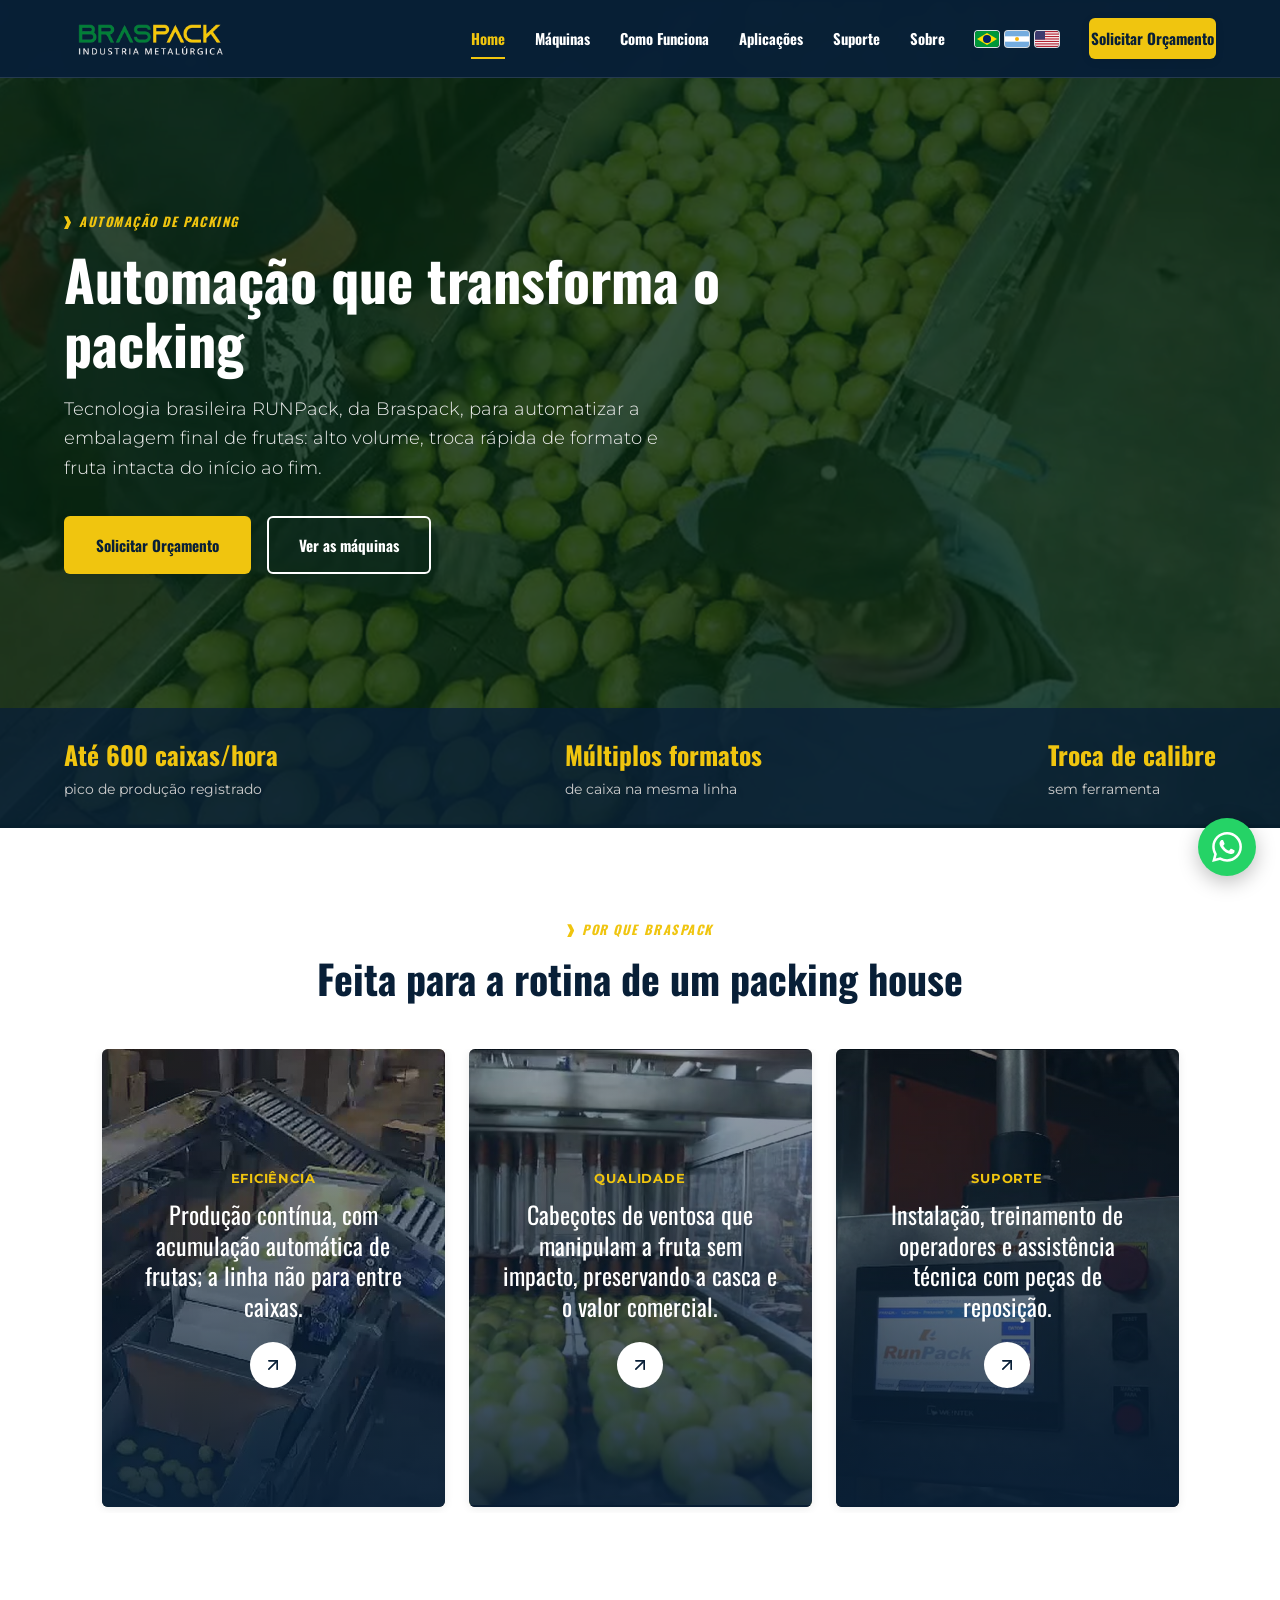
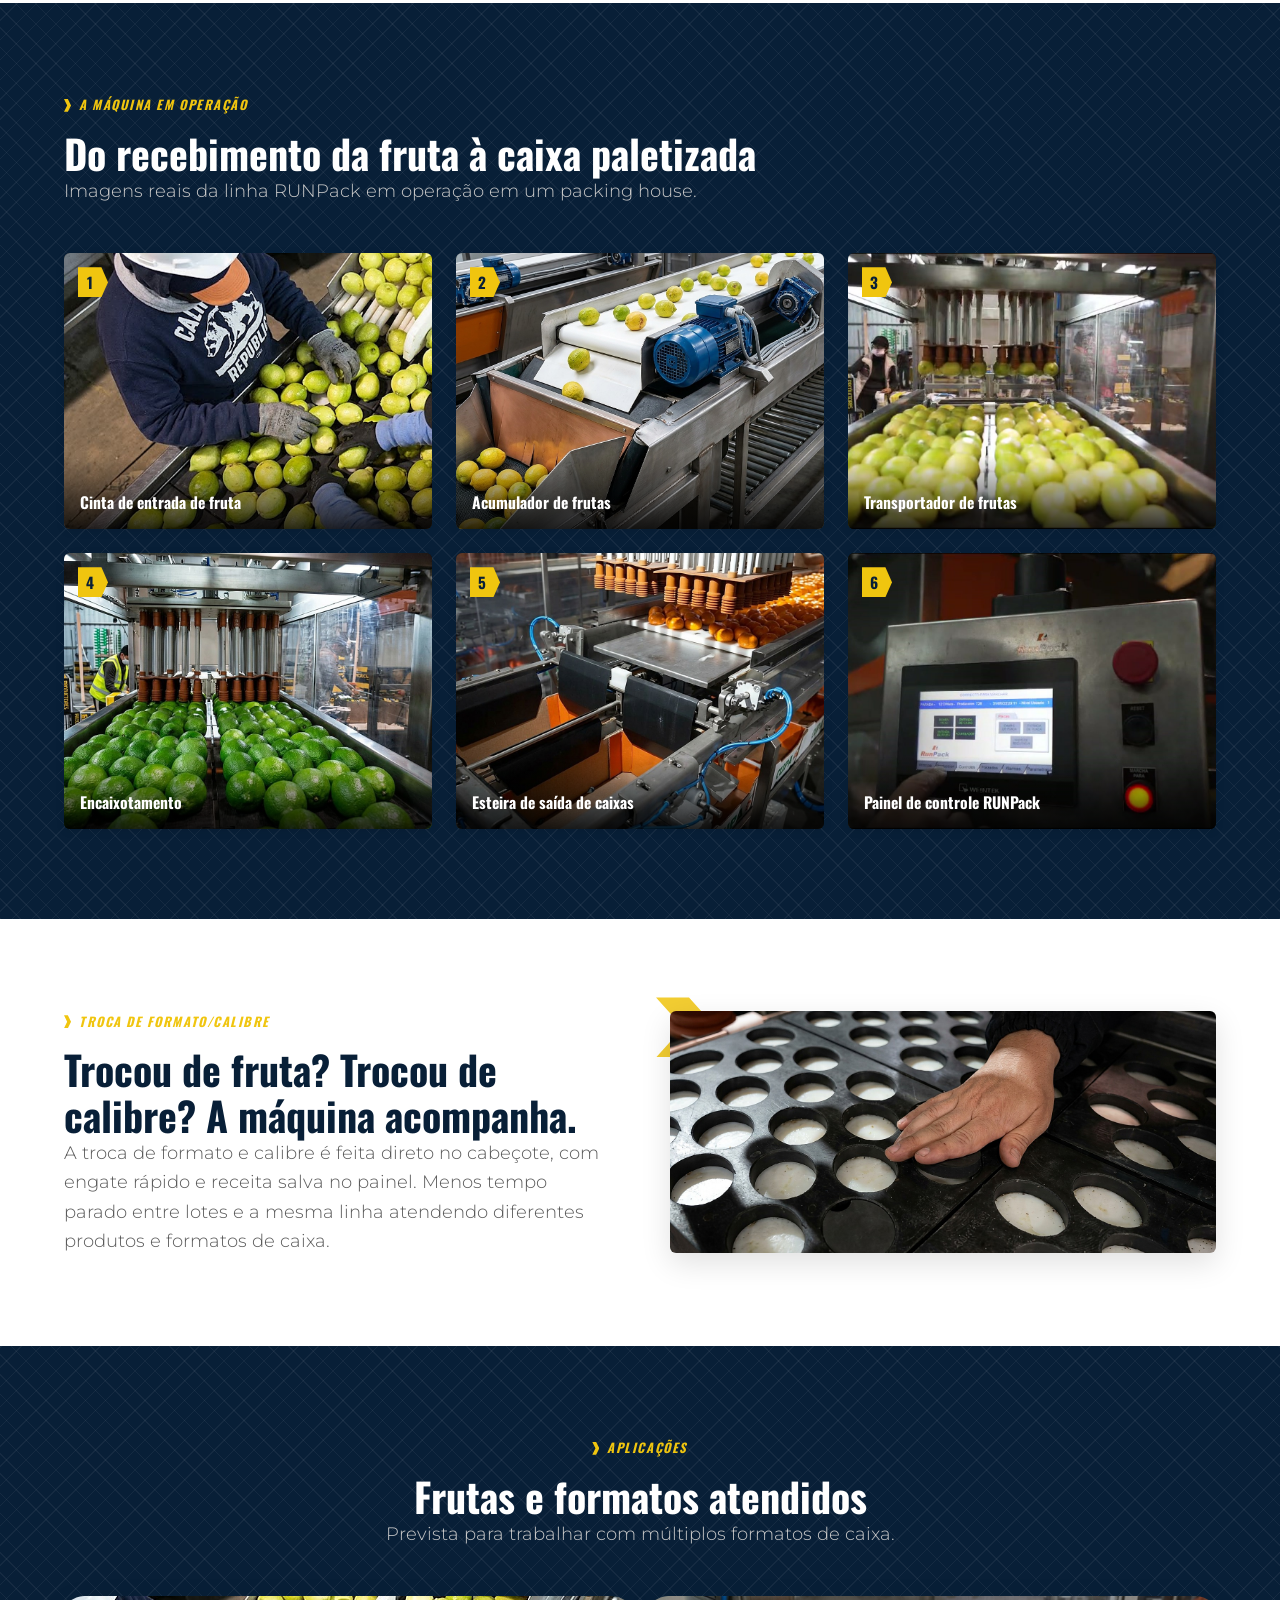
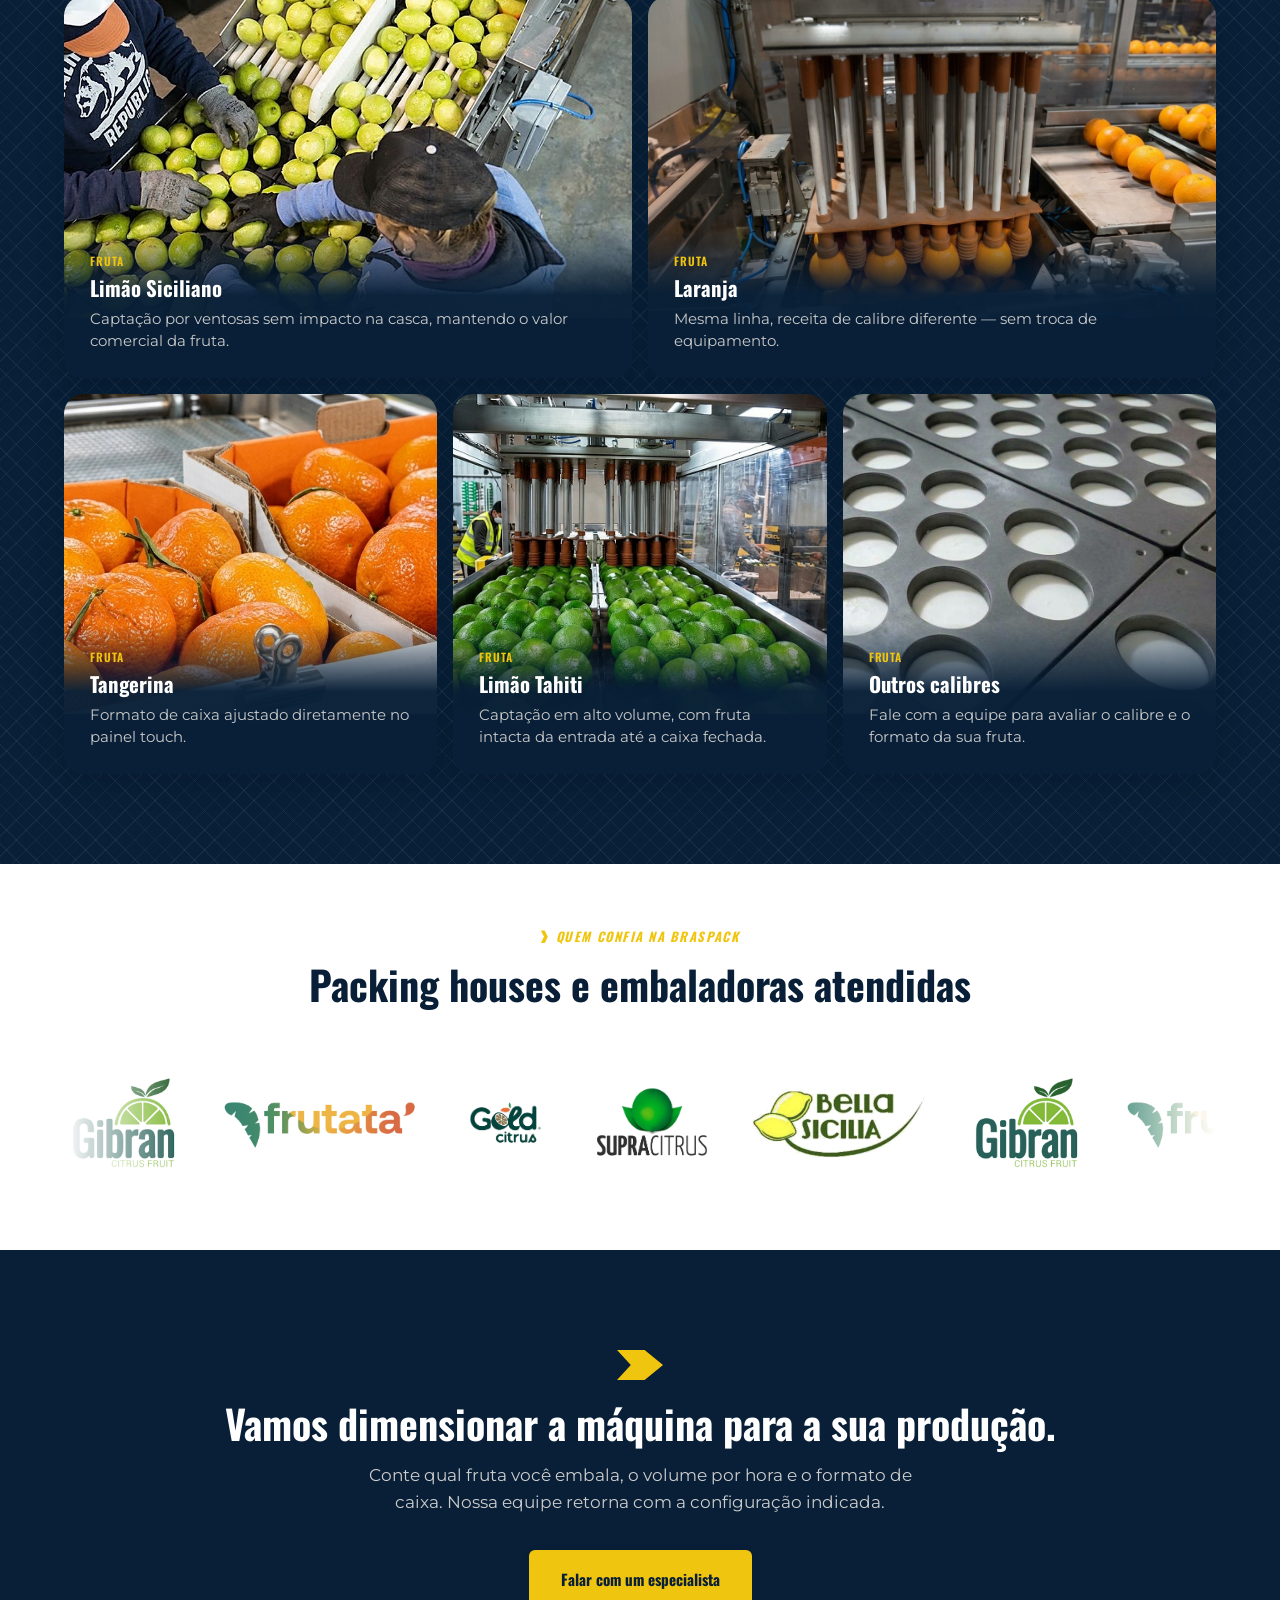
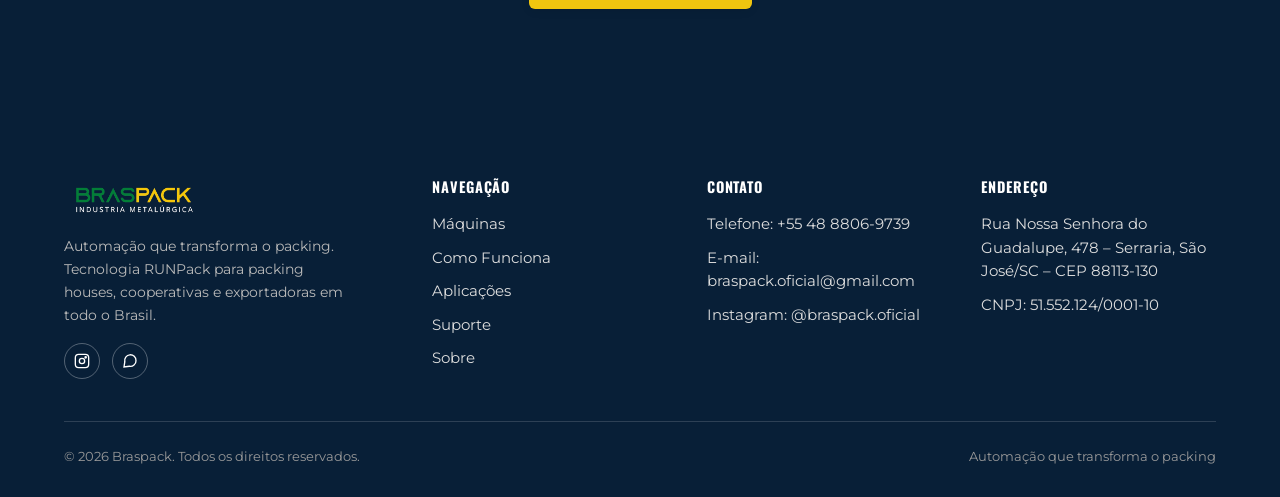
<file: index.html>
<!doctype html>
<html lang="pt-BR">
<head>
<meta charset="UTF-8">
<meta name="viewport" content="width=device-width, initial-scale=1.0">
<title>Braspack — Automação RUNPack para Packing de Frutas</title>
<meta name="description" content="A Braspack leva a tecnologia RUNPack a packing houses, cooperativas e exportadoras de frutas: automação de alto volume, troca rápida de calibre e fruta intacta. Solicite um orçamento.">
<link rel="icon" href="/assets/img/logo-braspack.svg?v=3" type="image/svg+xml">
<link rel="preconnect" href="https://fonts.googleapis.com">
<link rel="preconnect" href="https://fonts.gstatic.com" crossorigin>
<link href="https://fonts.googleapis.com/css2?family=Oswald:wght@500;600;700&family=Montserrat:wght@300;400;600;700&display=swap" rel="stylesheet">
<link rel="stylesheet" href="/assets/css/style.css?v=114">
<script type="application/ld+json">
{
  "@context": "https://schema.org",
  "@type": "Organization",
  "name": "Braspack",
  "description": "Indústria metalúrgica brasileira especializada em automação para packing houses, cooperativas e exportadoras de frutas, fabricante da tecnologia RUNPack.",
  "url": "https://www.braspack.com.br/",
  "logo": "/assets/img/logo-braspack.svg?v=3"
}
</script>
</head>
<body>

<header class="site-header">
  <div class="nav-wrap">
    <a href="/" class="brand"><img src="/assets/img/logo-braspack-header-v2.svg" alt="Braspack Indústria Metalúrgica"></a>
    <nav class="nav-links" id="navLinks">
      <a href="/" class="active">Home</a>
      <a href="/maquinas/">Máquinas</a>
      <a href="/como-funciona/">Como Funciona</a>
      <a href="/aplicacoes/">Aplicações</a>
      <a href="/suporte/">Suporte</a>
      <a href="/sobre/">Sobre</a>
      <div class="nav-flags">
        <span class="flag-icon" title="Brasil" aria-label="Brasil"><svg viewBox="0 0 24 16"><rect width="24" height="16" fill="#009739"></rect><polygon points="12,2 22,8 12,14 2,8" fill="#FEDD00"></polygon><circle cx="12" cy="8" r="4" fill="#012169"></circle></svg></span>
        <span class="flag-icon" title="Argentina" aria-label="Argentina"><svg viewBox="0 0 24 16"><rect width="24" height="16" fill="#fff"></rect><rect width="24" height="5.33" y="0" fill="#74ACDF"></rect><rect width="24" height="5.33" y="10.67" fill="#74ACDF"></rect><circle cx="12" cy="8" r="2" fill="#F6B40E"></circle></svg></span>
        <span class="flag-icon" title="Estados Unidos" aria-label="Estados Unidos"><svg viewBox="0 0 24 16"><rect width="24" height="16" fill="#B22234"></rect><rect width="24" height="1.23" y="1.23" fill="#fff"></rect><rect width="24" height="1.23" y="3.69" fill="#fff"></rect><rect width="24" height="1.23" y="6.15" fill="#fff"></rect><rect width="24" height="1.23" y="8.61" fill="#fff"></rect><rect width="24" height="1.23" y="11.07" fill="#fff"></rect><rect width="24" height="1.23" y="13.53" fill="#fff"></rect><rect width="10" height="8.6" fill="#3C3B6E"></rect></svg></span>
      </div>
      <a href="/contato/" class="btn btn-primary nav-cta">Solicitar Orçamento</a>
    </nav>
    <button class="nav-toggle" aria-label="Abrir menu" aria-expanded="false"><span></span></button>
  </div>
</header>

<main>

  <!-- HERO -->
  <section class="hero">
    <div class="hero-media">
      <video autoplay muted loop playsinline poster="/assets/img/hero-poster.jpg">
        <source src="/assets/video/hero-linha.mp4" type="video/mp4">
      </video>
    </div>
    <div class="container hero-content">
      <div class="hero-inner">
        <span class="eyebrow"><span class="chevron"></span> Automação de Packing</span>
        <h1>Automação que transforma o packing</h1>
        <p class="lede">Tecnologia brasileira RUNPack, da Braspack, para automatizar a embalagem final de frutas: alto volume, troca rápida de formato e fruta intacta do início ao fim.</p>
        <div class="hero-ctas">
          <a href="/contato/" class="btn btn-primary">Solicitar Orçamento</a>
          <a href="/maquinas/" class="btn btn-outline">Ver as máquinas</a>
        </div>
      </div>
    </div>
    <div class="stat-strip">
      <div class="container">
        <div class="stat"><span class="num">Até 600 caixas/hora</span><span class="label">pico de produção registrado</span></div>
        <div class="stat"><span class="num">Múltiplos formatos</span><span class="label">de caixa na mesma linha</span></div>
        <div class="stat"><span class="num">Troca de calibre</span><span class="label">sem ferramenta</span></div>
      </div>
    </div>
  </section>

  <!-- PROVA DE RESULTADO -->
  <section class="section on-white">
    <div class="container">
      <div class="section-head center reveal">
        <span class="eyebrow" style="justify-content:center;width:100%"><span class="chevron"></span> Por que Braspack</span>
        <h2>Feita para a rotina de um packing house</h2>
      </div>
      <div class="pillars-carousel-wrap reveal">
        <div class="pillars-carousel" id="pillarsCarousel">
          <a href="/como-funciona/#acumulacao" class="pillar-slide" style="background-image:url('/assets/img/card-eficiencia.jpg')">
            <span class="pillar-slide-overlay"></span>
            <span class="pillar-slide-body">
              <span class="pillar-slide-cat">Eficiência</span>
              <span class="pillar-slide-title">Produção contínua, com acumulação automática de frutas; a linha não para entre caixas.</span>
            </span>
            <span class="pillar-slide-btn" aria-hidden="true"><svg viewBox="0 0 24 24" fill="none" stroke="currentColor" stroke-width="2" stroke-linecap="round" stroke-linejoin="round"><line x1="7" y1="17" x2="17" y2="7"></line><polyline points="7 7 17 7 17 17"></polyline></svg></span>
          </a>
          <a href="/como-funciona/#encaixotamento" class="pillar-slide" style="background-image:url('/assets/img/etapa-encaixotamento.jpg')">
            <span class="pillar-slide-overlay"></span>
            <span class="pillar-slide-body">
              <span class="pillar-slide-cat">Qualidade</span>
              <span class="pillar-slide-title">Cabeçotes de ventosa que manipulam a fruta sem impacto, preservando a casca e o valor comercial.</span>
            </span>
            <span class="pillar-slide-btn" aria-hidden="true"><svg viewBox="0 0 24 24" fill="none" stroke="currentColor" stroke-width="2" stroke-linecap="round" stroke-linejoin="round"><line x1="7" y1="17" x2="17" y2="7"></line><polyline points="7 7 17 7 17 17"></polyline></svg></span>
          </a>
          <a href="/suporte/" class="pillar-slide" style="background-image:url('/assets/img/hero-suporte-poster.jpg')">
            <span class="pillar-slide-overlay"></span>
            <span class="pillar-slide-body">
              <span class="pillar-slide-cat">Suporte</span>
              <span class="pillar-slide-title">Instalação, treinamento de operadores e assistência técnica com peças de reposição.</span>
            </span>
            <span class="pillar-slide-btn" aria-hidden="true"><svg viewBox="0 0 24 24" fill="none" stroke="currentColor" stroke-width="2" stroke-linecap="round" stroke-linejoin="round"><line x1="7" y1="17" x2="17" y2="7"></line><polyline points="7 7 17 7 17 17"></polyline></svg></span>
          </a>
        </div>
      </div>
    </div>
  </section>

  <!-- A MÁQUINA EM OPERAÇÃO -->
  <section class="section on-grey tx-hatch">
    <div class="container">
      <div class="section-head reveal">
        <span class="eyebrow"><span class="chevron"></span> A máquina em operação</span>
        <h2>Do recebimento da fruta à caixa paletizada</h2>
        <p class="lede">Imagens reais da linha RUNPack em operação em um packing house.</p>
      </div>
      <div class="steps-grid">
        <div class="step-card reveal">
          <span class="step-num">1</span>
          <img src="/assets/img/etapa-entrada.jpg?v=3" alt="Cinta de entrada recebendo fruta classificada" loading="lazy">
          <span class="step-caption">Cinta de entrada de fruta</span>
        </div>
        <div class="step-card reveal">
          <span class="step-num">2</span>
          <img src="/assets/img/etapa-acumulador.jpg?v=2" alt="Acumulador de frutas regulando o abastecimento da linha" loading="lazy">
          <span class="step-caption">Acumulador de frutas</span>
        </div>
        <div class="step-card reveal">
          <span class="step-num">3</span>
          <img src="/assets/img/etapa-transportador.jpg" alt="Transportador distribuindo a fruta para a captação" loading="lazy">
          <span class="step-caption">Transportador de frutas</span>
        </div>
        <div class="step-card reveal">
          <span class="step-num">4</span>
          <img src="/assets/img/aplicacao-limao-tahiti.jpg" alt="Cabeçote telescópico captando camada de limões para a caixa" loading="lazy">
          <span class="step-caption">Encaixotamento</span>
        </div>
        <div class="step-card reveal">
          <span class="step-num">5</span>
          <img src="/assets/img/etapa-saida.jpg?v=2" alt="Esteira de saída com caixas montadas prontas para paletização" loading="lazy">
          <span class="step-caption">Esteira de saída de caixas</span>
        </div>
        <div class="step-card reveal">
          <span class="step-num">6</span>
          <img src="/assets/img/etapa-painel.jpg" alt="Painel de controle RUNPack com receitas de produto" loading="lazy">
          <span class="step-caption">Painel de controle RUNPack</span>
        </div>
      </div>
    </div>
  </section>

  <!-- TROCA DE FORMATO -->
  <section class="section on-white">
    <div class="container">
      <div class="split reverse">
        <div class="split-media reveal">
          <img src="/assets/img/calibre-troca.jpg?v=2" alt="Operador trocando as ventosas do cabeçote para outro calibre de fruta" loading="lazy">
        </div>
        <div class="reveal">
          <span class="eyebrow"><span class="chevron"></span> Troca de formato/calibre</span>
          <h2>Trocou de fruta? Trocou de calibre? A máquina acompanha.</h2>
          <p class="lede">A troca de formato e calibre é feita direto no cabeçote, com engate rápido e receita salva no painel. Menos tempo parado entre lotes e a mesma linha atendendo diferentes produtos e formatos de caixa.</p>
        </div>
      </div>
    </div>
  </section>

  <!-- APLICAÇÕES -->
  <section class="section on-grey">
    <div class="container">
      <div class="section-head center reveal">
        <span class="eyebrow" style="justify-content:center;width:100%"><span class="chevron"></span> Aplicações</span>
        <h2>Frutas e formatos atendidos</h2>
        <p class="lede" style="margin-inline:auto">Prevista para trabalhar com múltiplos formatos de caixa.</p>
      </div>
      <div class="bento-grid reveal">
        <div class="bento-card">
          <div class="bento-graphic"><img src="/assets/img/aplicacao-maca.jpg?v=2" alt="Fruta redonda sendo manipulada na linha RUNPack" loading="lazy"></div>
          <div class="bento-body">
            <span class="bento-eyebrow">Fruta</span>
            <h3>Limão Siciliano</h3>
            <p>Captação por ventosas sem impacto na casca, mantendo o valor comercial da fruta.</p>
          </div>
        </div>
        <div class="bento-card">
          <div class="bento-graphic"><img src="/assets/img/aplicacao-laranja.jpg?v=2" alt="Laranjas sendo captadas pelo cabeçote telescópico" loading="lazy"></div>
          <div class="bento-body">
            <span class="bento-eyebrow">Fruta</span>
            <h3>Laranja</h3>
            <p>Mesma linha, receita de calibre diferente — sem troca de equipamento.</p>
          </div>
        </div>
        <div class="bento-card">
          <div class="bento-graphic"><img src="/assets/img/aplicacao-tangerina.jpg?v=2" alt="Caixas de tangerina prontas na esteira de saída" loading="lazy"></div>
          <div class="bento-body">
            <span class="bento-eyebrow">Fruta</span>
            <h3>Tangerina</h3>
            <p>Formato de caixa ajustado diretamente no painel touch.</p>
          </div>
        </div>
        <div class="bento-card">
          <div class="bento-graphic"><img src="/assets/img/aplicacao-limao-tahiti.jpg" alt="Limões Tahiti sendo captados pelo cabeçote telescópico" loading="lazy"></div>
          <div class="bento-body">
            <span class="bento-eyebrow">Fruta</span>
            <h3>Limão Tahiti</h3>
            <p>Captação em alto volume, com fruta intacta da entrada até a caixa fechada.</p>
          </div>
        </div>
        <div class="bento-card">
          <div class="bento-graphic"><img src="/assets/img/aplicacao-outros-calibres.jpg" alt="Bandejas de calibração com diferentes tamanhos de encaixe" loading="lazy"></div>
          <div class="bento-body">
            <span class="bento-eyebrow">Fruta</span>
            <h3>Outros calibres</h3>
            <p>Fale com a equipe para avaliar o calibre e o formato da sua fruta.</p>
          </div>
        </div>
      </div>
    </div>
  </section>

  <!-- PROVA SOCIAL / CLIENTES -->
  <section class="section on-white tight">
    <div class="container reveal">
      <div class="section-head center">
        <span class="eyebrow" style="justify-content:center;width:100%"><span class="chevron"></span> Quem confia na Braspack</span>
        <h2>Packing houses e embaladoras atendidas</h2>
      </div>

      <div class="logo-marquee">
        <div class="logo-track">
          <img src="/assets/img/cliente-gibran.png" alt="Gibran Citrus Fruit" loading="lazy">
          <img src="/assets/img/cliente-frutata.png" alt="Frutata" loading="lazy" class="logo-frutata">
          <img src="/assets/img/cliente-gold-citrus.png" alt="Gold Citrus" loading="lazy">
          <img src="/assets/img/cliente-supra-citrus.png" alt="Supra Citrus" loading="lazy">
          <img src="/assets/img/cliente-bella-sicilia.png" alt="Bella Sicilia" loading="lazy" class="logo-bella-sicilia">
          <img src="/assets/img/cliente-gibran.png" alt="" aria-hidden="true" loading="lazy">
          <img src="/assets/img/cliente-frutata.png" alt="" aria-hidden="true" loading="lazy" class="logo-frutata">
          <img src="/assets/img/cliente-gold-citrus.png" alt="" aria-hidden="true" loading="lazy">
          <img src="/assets/img/cliente-supra-citrus.png" alt="" aria-hidden="true" loading="lazy">
          <img src="/assets/img/cliente-bella-sicilia.png" alt="" aria-hidden="true" loading="lazy" class="logo-bella-sicilia">
          <img src="/assets/img/cliente-gibran.png" alt="" aria-hidden="true" loading="lazy">
          <img src="/assets/img/cliente-frutata.png" alt="" aria-hidden="true" loading="lazy" class="logo-frutata">
          <img src="/assets/img/cliente-gold-citrus.png" alt="" aria-hidden="true" loading="lazy">
          <img src="/assets/img/cliente-supra-citrus.png" alt="" aria-hidden="true" loading="lazy">
          <img src="/assets/img/cliente-bella-sicilia.png" alt="" aria-hidden="true" loading="lazy" class="logo-bella-sicilia">
        </div>
      </div>

    </div>
  </section>

  <!-- CTA FINAL -->
  <section class="cta-final tx-dots">
    <div class="container reveal">
      <div class="divider-chevron"></div>
      <h2>Vamos dimensionar a máquina para a sua produção.</h2>
      <p>Conte qual fruta você embala, o volume por hora e o formato de caixa. Nossa equipe retorna com a configuração indicada.</p>
      <a href="/contato/" class="btn btn-primary">Falar com um especialista</a>
    </div>
  </section>

</main>

<footer class="site-footer">
  <div class="container">
    <div class="footer-grid">
      <div class="footer-brand">
        <img src="/assets/img/logo-braspack-header-v2.svg" alt="Braspack Indústria Metalúrgica">
        <p>Automação que transforma o packing. Tecnologia RUNPack para packing houses, cooperativas e exportadoras em todo o Brasil.</p>
        <div class="social-row">
          <a href="https://instagram.com/braspack.oficial" target="_blank" rel="noopener" aria-label="Instagram da Braspack"><svg viewBox="0 0 24 24" stroke="currentColor" stroke-width="2"><rect x="2" y="2" width="20" height="20" rx="5"></rect><circle cx="12" cy="12" r="4"></circle><circle cx="17.5" cy="6.5" r="1"></circle></svg></a>
          <a href="/contato/" aria-label="WhatsApp da Braspack"><svg viewBox="0 0 24 24" fill="none" stroke="currentColor" stroke-width="2"><path d="M21 11.5a8.4 8.4 0 0 1-9.9 8.4L3 21l1.2-8A8.5 8.5 0 1 1 21 11.5z"></path></svg></a>
        </div>
      </div>
      <div>
        <h4>Navegação</h4>
        <ul>
          <li><a href="/maquinas/">Máquinas</a></li>
          <li><a href="/como-funciona/">Como Funciona</a></li>
          <li><a href="/aplicacoes/">Aplicações</a></li>
          <li><a href="/suporte/">Suporte</a></li>
          <li><a href="/sobre/">Sobre</a></li>
        </ul>
      </div>
      <div>
        <h4>Contato</h4>
        <ul>
          <li>Telefone: +55 48 8806-9739</li>
          <li>E-mail: braspack.oficial@gmail.com</li>
          <li>Instagram: @braspack.oficial</li>
        </ul>
      </div>
      <div>
        <h4>Endereço</h4>
        <ul>
          <li>Rua Nossa Senhora do Guadalupe, 478 – Serraria, São José/SC – CEP 88113-130</li>
          <li>CNPJ: 51.552.124/0001-10</li>
        </ul>
      </div>
    </div>
    <div class="footer-bottom">
      <span>© 2026 Braspack. Todos os direitos reservados.</span>
      <span>Automação que transforma o packing</span>
    </div>
  </div>
</footer>

<a href="https://wa.me/554888069739" class="whatsapp-float" aria-label="Falar no WhatsApp" title="Falar no WhatsApp" target="_blank" rel="noopener">
  <svg viewBox="0 0 24 24" aria-hidden="true"><path d="M17.472 14.382c-.297-.149-1.758-.867-2.03-.967-.273-.099-.471-.148-.67.15-.197.297-.767.966-.94 1.164-.173.199-.347.223-.644.075-.297-.15-1.255-.463-2.39-1.475-.883-.788-1.48-1.761-1.653-2.059-.173-.297-.018-.458.13-.606.134-.133.298-.347.446-.52.149-.174.198-.298.298-.497.099-.198.05-.371-.025-.52-.075-.149-.669-1.612-.916-2.207-.242-.579-.487-.5-.669-.51-.173-.008-.371-.01-.57-.01-.198 0-.52.074-.792.372-.272.297-1.04 1.016-1.04 2.479 0 1.462 1.065 2.875 1.213 3.074.149.198 2.096 3.2 5.077 4.487.709.306 1.262.489 1.694.625.712.227 1.36.195 1.871.118.571-.085 1.758-.719 2.006-1.413.248-.694.248-1.29.173-1.414-.074-.124-.272-.198-.57-.347m-5.421 7.403h-.004a9.87 9.87 0 0 1-5.031-1.378l-.361-.214-3.741.982.998-3.648-.235-.374a9.86 9.86 0 0 1-1.51-5.26c.001-5.45 4.436-9.884 9.888-9.884 2.64 0 5.122 1.03 6.988 2.898a9.825 9.825 0 0 1 2.893 6.994c-.003 5.45-4.437 9.884-9.885 9.884m8.413-18.297A11.815 11.815 0 0 0 12.05 0C5.495 0 .16 5.335.157 11.892c0 2.096.547 4.142 1.588 5.945L.057 24l6.305-1.654a11.882 11.882 0 0 0 5.683 1.448h.005c6.554 0 11.89-5.335 11.893-11.893a11.821 11.821 0 0 0-3.48-8.413"></path></svg>
</a>

<script src="/assets/js/main.js?v=19"></script>
</body>
</html>
</file>
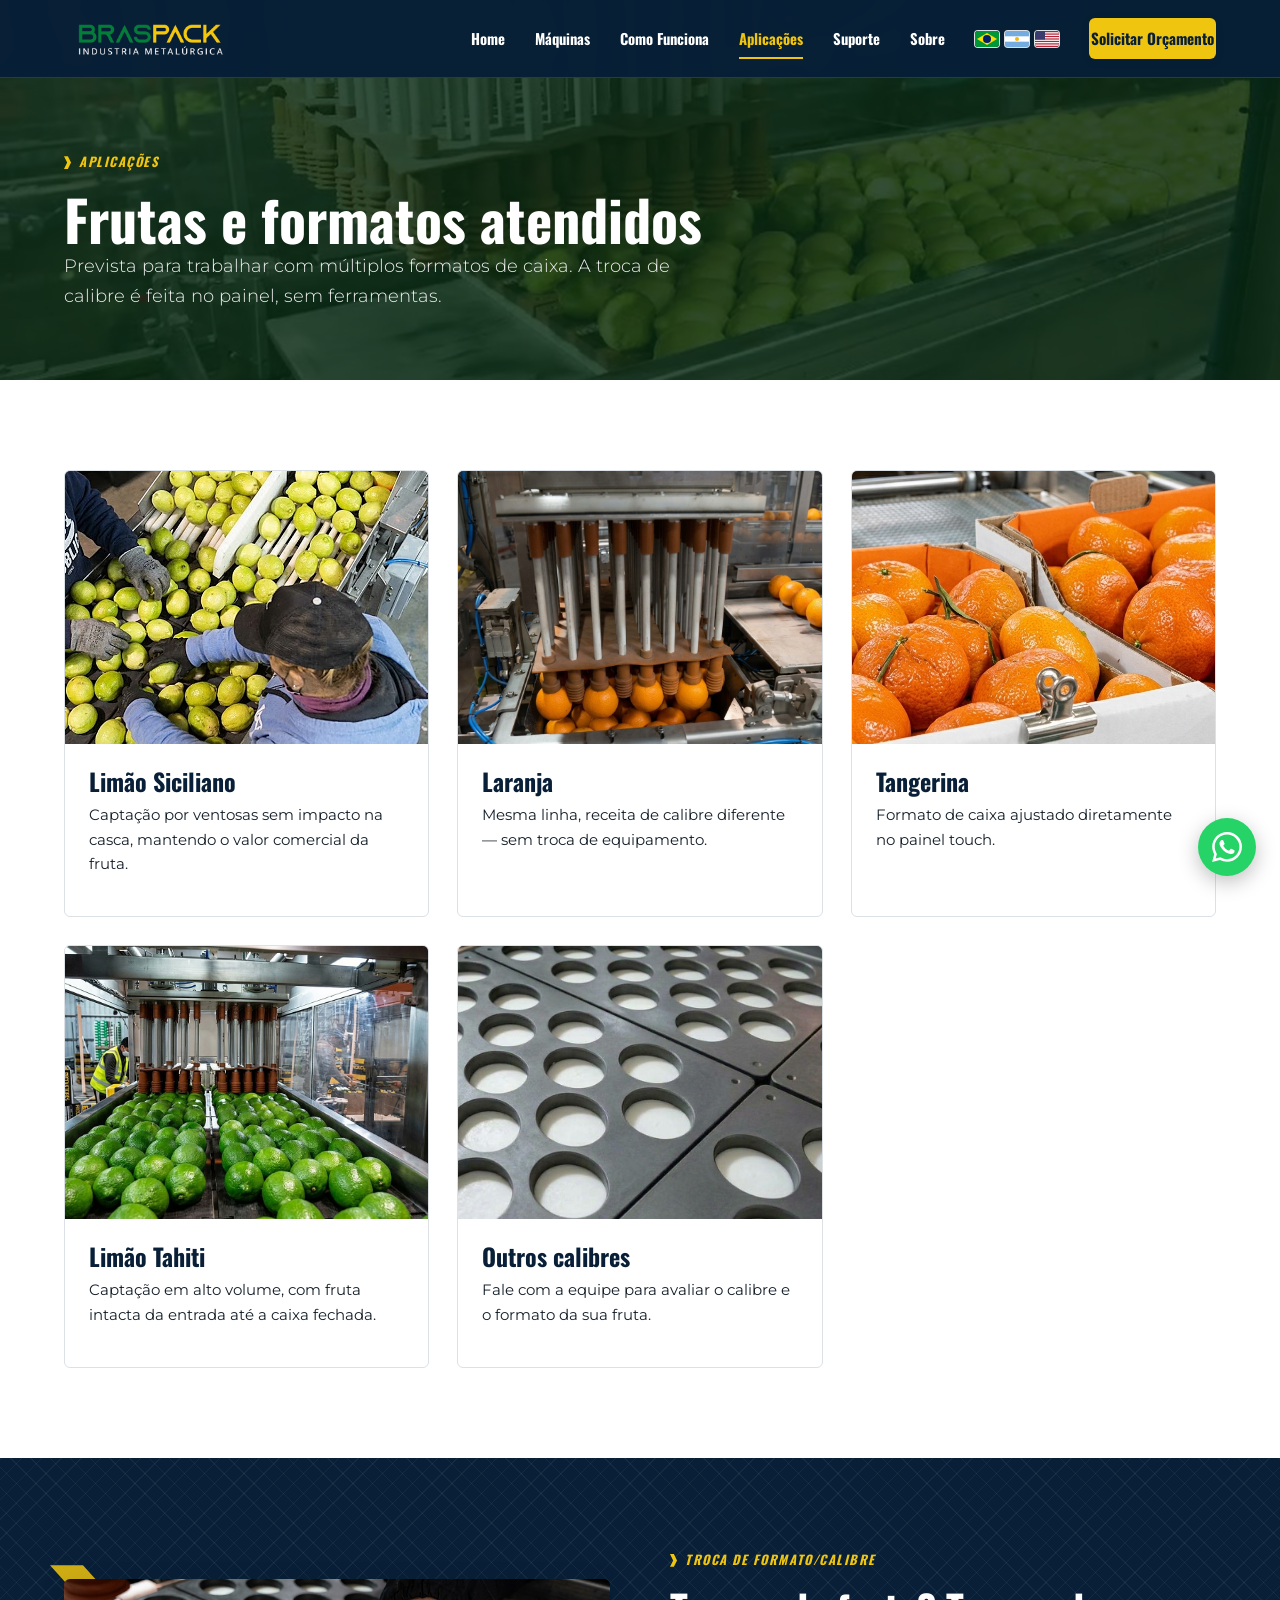
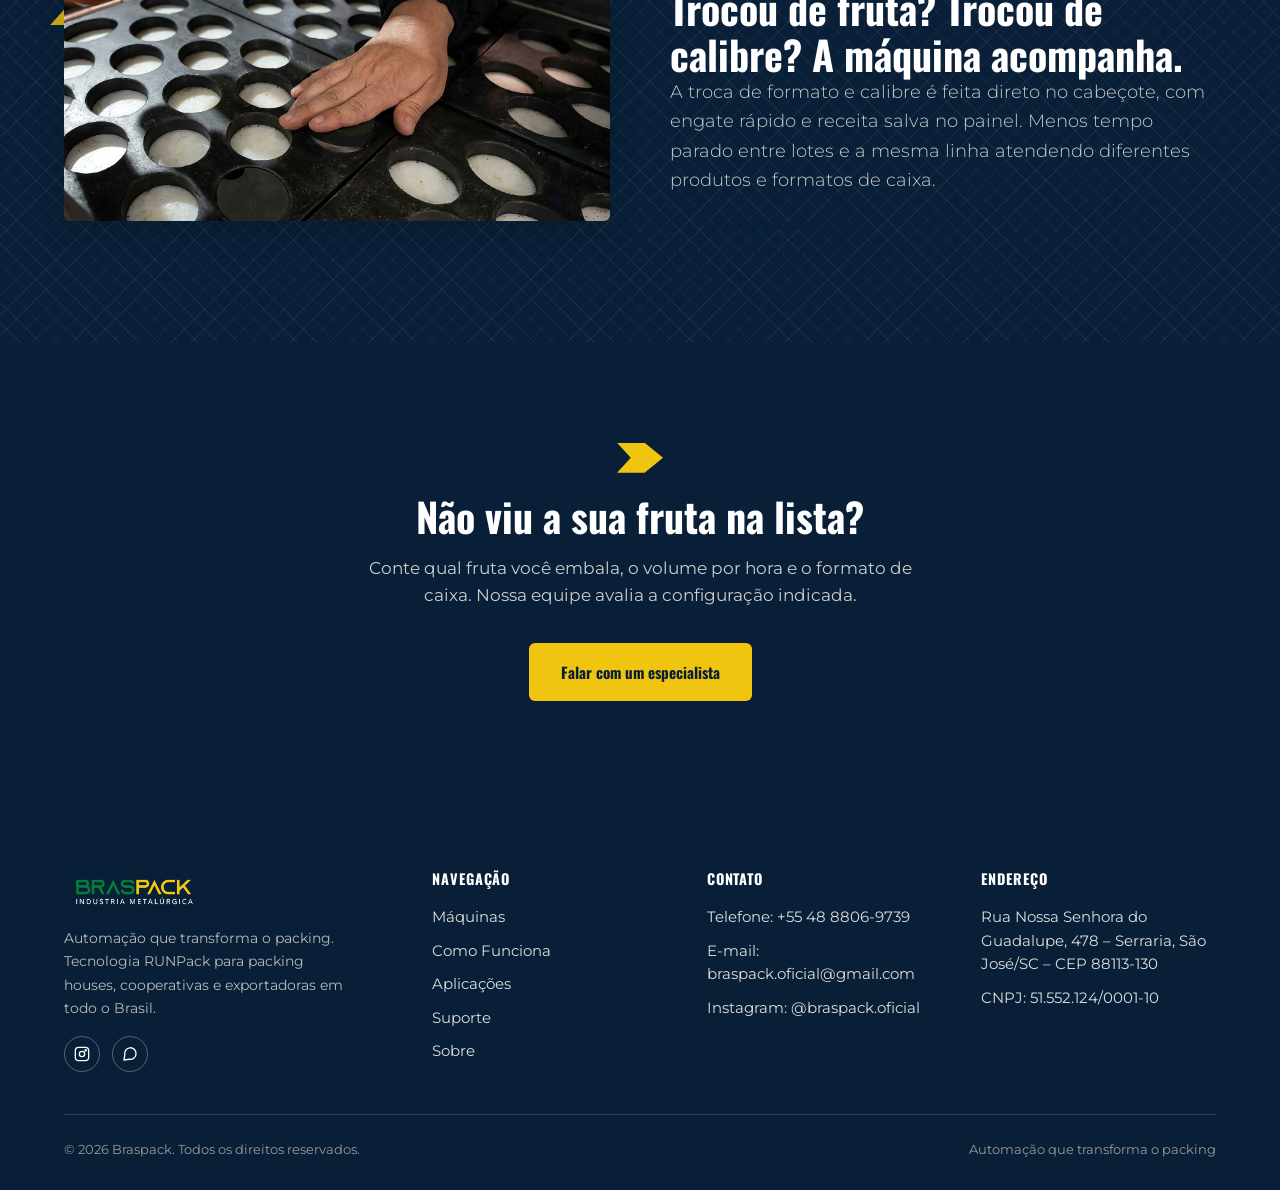
<file: aplicacoes/index.html>
<!doctype html>
<html lang="pt-BR">
<head>
<meta charset="UTF-8">
<meta name="viewport" content="width=device-width, initial-scale=1.0">
<title>Aplicações — Frutas e Formatos Atendidos | Braspack</title>
<meta name="description" content="Frutas e formatos de caixa atendidos pela tecnologia RUNPack da Braspack: maçã, laranja, tangerina e outras frutas de formato semelhante, com troca de calibre no painel.">
<link rel="icon" href="/assets/img/logo-braspack.svg?v=3" type="image/svg+xml">
<link rel="preconnect" href="https://fonts.googleapis.com">
<link rel="preconnect" href="https://fonts.gstatic.com" crossorigin>
<link href="https://fonts.googleapis.com/css2?family=Oswald:wght@500;600;700&family=Montserrat:wght@300;400;600;700&display=swap" rel="stylesheet">
<link rel="stylesheet" href="/assets/css/style.css?v=114">
</head>
<body>

<header class="site-header">
  <div class="nav-wrap">
    <a href="/" class="brand"><img src="/assets/img/logo-braspack-header-v2.svg" alt="Braspack Indústria Metalúrgica"></a>
    <nav class="nav-links" id="navLinks">
      <a href="/">Home</a>
      <a href="/maquinas/">Máquinas</a>
      <a href="/como-funciona/">Como Funciona</a>
      <a href="/aplicacoes/" class="active">Aplicações</a>
      <a href="/suporte/">Suporte</a>
      <a href="/sobre/">Sobre</a>
      <div class="nav-flags">
        <span class="flag-icon" title="Brasil" aria-label="Brasil"><svg viewBox="0 0 24 16"><rect width="24" height="16" fill="#009739"></rect><polygon points="12,2 22,8 12,14 2,8" fill="#FEDD00"></polygon><circle cx="12" cy="8" r="4" fill="#012169"></circle></svg></span>
        <span class="flag-icon" title="Argentina" aria-label="Argentina"><svg viewBox="0 0 24 16"><rect width="24" height="16" fill="#fff"></rect><rect width="24" height="5.33" y="0" fill="#74ACDF"></rect><rect width="24" height="5.33" y="10.67" fill="#74ACDF"></rect><circle cx="12" cy="8" r="2" fill="#F6B40E"></circle></svg></span>
        <span class="flag-icon" title="Estados Unidos" aria-label="Estados Unidos"><svg viewBox="0 0 24 16"><rect width="24" height="16" fill="#B22234"></rect><rect width="24" height="1.23" y="1.23" fill="#fff"></rect><rect width="24" height="1.23" y="3.69" fill="#fff"></rect><rect width="24" height="1.23" y="6.15" fill="#fff"></rect><rect width="24" height="1.23" y="8.61" fill="#fff"></rect><rect width="24" height="1.23" y="11.07" fill="#fff"></rect><rect width="24" height="1.23" y="13.53" fill="#fff"></rect><rect width="10" height="8.6" fill="#3C3B6E"></rect></svg></span>
      </div>
      <a href="/contato/" class="btn btn-primary nav-cta">Solicitar Orçamento</a>
    </nav>
    <button class="nav-toggle" aria-label="Abrir menu" aria-expanded="false"><span></span></button>
  </div>
</header>

<main>

  <section class="page-hero on-video">
    <div class="page-hero-media">
      <video autoplay muted loop playsinline poster="/assets/img/hero-aplicacoes-poster.jpg">
        <source src="/assets/video/hero-aplicacoes.mp4" type="video/mp4">
      </video>
    </div>
    <div class="container reveal">
      <span class="eyebrow"><span class="chevron"></span> Aplicações</span>
      <h1>Frutas e formatos atendidos</h1>
      <p class="lede">Prevista para trabalhar com múltiplos formatos de caixa. A troca de calibre é feita no painel, sem ferramentas.</p>
    </div>
  </section>

  <section class="section on-white">
    <div class="container">
      <div class="grid-3">
        <div class="card reveal">
          <div class="card-img"><img src="/assets/img/aplicacao-maca.jpg?v=2" alt="Fruta redonda sendo manipulada na linha RUNPack" loading="lazy"></div>
          <div class="card-body"><h3>Limão Siciliano</h3><p>Captação por ventosas sem impacto na casca, mantendo o valor comercial da fruta.</p></div>
        </div>
        <div class="card reveal">
          <div class="card-img"><img src="/assets/img/aplicacao-laranja.jpg?v=2" alt="Laranjas sendo captadas pelo cabeçote telescópico" loading="lazy"></div>
          <div class="card-body"><h3>Laranja</h3><p>Mesma linha, receita de calibre diferente — sem troca de equipamento.</p></div>
        </div>
        <div class="card reveal">
          <div class="card-img"><img src="/assets/img/aplicacao-tangerina.jpg?v=2" alt="Caixas de tangerina prontas na esteira de saída" loading="lazy"></div>
          <div class="card-body"><h3>Tangerina</h3><p>Formato de caixa ajustado diretamente no painel touch.</p></div>
        </div>
        <div class="card reveal">
          <div class="card-img"><img src="/assets/img/aplicacao-limao-tahiti.jpg" alt="Limões Tahiti sendo captados pelo cabeçote telescópico" loading="lazy"></div>
          <div class="card-body"><h3>Limão Tahiti</h3><p>Captação em alto volume, com fruta intacta da entrada até a caixa fechada.</p></div>
        </div>
        <div class="card reveal">
          <div class="card-img"><img src="/assets/img/aplicacao-outros-calibres.jpg" alt="Bandejas de calibração com diferentes tamanhos de encaixe" loading="lazy"></div>
          <div class="card-body"><h3>Outros calibres</h3><p>Fale com a equipe para avaliar o calibre e o formato da sua fruta.</p></div>
        </div>
      </div>
    </div>
  </section>

  <section class="section on-grey">
    <div class="container">
      <div class="split reveal">
        <div class="split-media">
          <img src="/assets/img/calibre-troca.jpg?v=2" alt="Operador trocando as ventosas do cabeçote para outro calibre de fruta" loading="lazy">
        </div>
        <div>
          <span class="eyebrow"><span class="chevron"></span> Troca de formato/calibre</span>
          <h2>Trocou de fruta? Trocou de calibre? A máquina acompanha.</h2>
          <p class="lede">A troca de formato e calibre é feita direto no cabeçote, com engate rápido e receita salva no painel. Menos tempo parado entre lotes e a mesma linha atendendo diferentes produtos e formatos de caixa.</p>
          <a href="/como-funciona/" class="btn btn-outline on-light">Ver como funciona</a>
        </div>
      </div>
    </div>
  </section>

  <section class="cta-final tx-dots">
    <div class="container reveal">
      <div class="divider-chevron"></div>
      <h2>Não viu a sua fruta na lista?</h2>
      <p>Conte qual fruta você embala, o volume por hora e o formato de caixa. Nossa equipe avalia a configuração indicada.</p>
      <a href="/contato/" class="btn btn-primary">Falar com um especialista</a>
    </div>
  </section>

</main>

<footer class="site-footer">
  <div class="container">
    <div class="footer-grid">
      <div class="footer-brand">
        <img src="/assets/img/logo-braspack-header-v2.svg" alt="Braspack Indústria Metalúrgica">
        <p>Automação que transforma o packing. Tecnologia RUNPack para packing houses, cooperativas e exportadoras em todo o Brasil.</p>
        <div class="social-row">
          <a href="https://instagram.com/braspack.oficial" target="_blank" rel="noopener" aria-label="Instagram da Braspack"><svg viewBox="0 0 24 24" fill="none" stroke="currentColor" stroke-width="2"><rect x="2" y="2" width="20" height="20" rx="5"></rect><circle cx="12" cy="12" r="4"></circle><circle cx="17.5" cy="6.5" r="1"></circle></svg></a>
          <a href="/contato/" aria-label="WhatsApp da Braspack"><svg viewBox="0 0 24 24" fill="none" stroke="currentColor" stroke-width="2"><path d="M21 11.5a8.4 8.4 0 0 1-9.9 8.4L3 21l1.2-8A8.5 8.5 0 1 1 21 11.5z"></path></svg></a>
        </div>
      </div>
      <div>
        <h4>Navegação</h4>
        <ul>
          <li><a href="/maquinas/">Máquinas</a></li>
          <li><a href="/como-funciona/">Como Funciona</a></li>
          <li><a href="/aplicacoes/">Aplicações</a></li>
          <li><a href="/suporte/">Suporte</a></li>
          <li><a href="/sobre/">Sobre</a></li>
        </ul>
      </div>
      <div>
        <h4>Contato</h4>
        <ul>
          <li>Telefone: +55 48 8806-9739</li>
          <li>E-mail: braspack.oficial@gmail.com</li>
          <li>Instagram: @braspack.oficial</li>
        </ul>
      </div>
      <div>
        <h4>Endereço</h4>
        <ul>
          <li>Rua Nossa Senhora do Guadalupe, 478 – Serraria, São José/SC – CEP 88113-130</li>
          <li>CNPJ: 51.552.124/0001-10</li>
        </ul>
      </div>
    </div>
    <div class="footer-bottom">
      <span>© 2026 Braspack. Todos os direitos reservados.</span>
      <span>Automação que transforma o packing</span>
    </div>
  </div>
</footer>

<a href="https://wa.me/554888069739" class="whatsapp-float" aria-label="Falar no WhatsApp" title="Falar no WhatsApp" target="_blank" rel="noopener">
  <svg viewBox="0 0 24 24" aria-hidden="true"><path d="M17.472 14.382c-.297-.149-1.758-.867-2.03-.967-.273-.099-.471-.148-.67.15-.197.297-.767.966-.94 1.164-.173.199-.347.223-.644.075-.297-.15-1.255-.463-2.39-1.475-.883-.788-1.48-1.761-1.653-2.059-.173-.297-.018-.458.13-.606.134-.133.298-.347.446-.52.149-.174.198-.298.298-.497.099-.198.05-.371-.025-.52-.075-.149-.669-1.612-.916-2.207-.242-.579-.487-.5-.669-.51-.173-.008-.371-.01-.57-.01-.198 0-.52.074-.792.372-.272.297-1.04 1.016-1.04 2.479 0 1.462 1.065 2.875 1.213 3.074.149.198 2.096 3.2 5.077 4.487.709.306 1.262.489 1.694.625.712.227 1.36.195 1.871.118.571-.085 1.758-.719 2.006-1.413.248-.694.248-1.29.173-1.414-.074-.124-.272-.198-.57-.347m-5.421 7.403h-.004a9.87 9.87 0 0 1-5.031-1.378l-.361-.214-3.741.982.998-3.648-.235-.374a9.86 9.86 0 0 1-1.51-5.26c.001-5.45 4.436-9.884 9.888-9.884 2.64 0 5.122 1.03 6.988 2.898a9.825 9.825 0 0 1 2.893 6.994c-.003 5.45-4.437 9.884-9.885 9.884m8.413-18.297A11.815 11.815 0 0 0 12.05 0C5.495 0 .16 5.335.157 11.892c0 2.096.547 4.142 1.588 5.945L.057 24l6.305-1.654a11.882 11.882 0 0 0 5.683 1.448h.005c6.554 0 11.89-5.335 11.893-11.893a11.821 11.821 0 0 0-3.48-8.413"></path></svg>
</a>

<script src="/assets/js/main.js?v=19"></script>
</body>
</html>
</file>
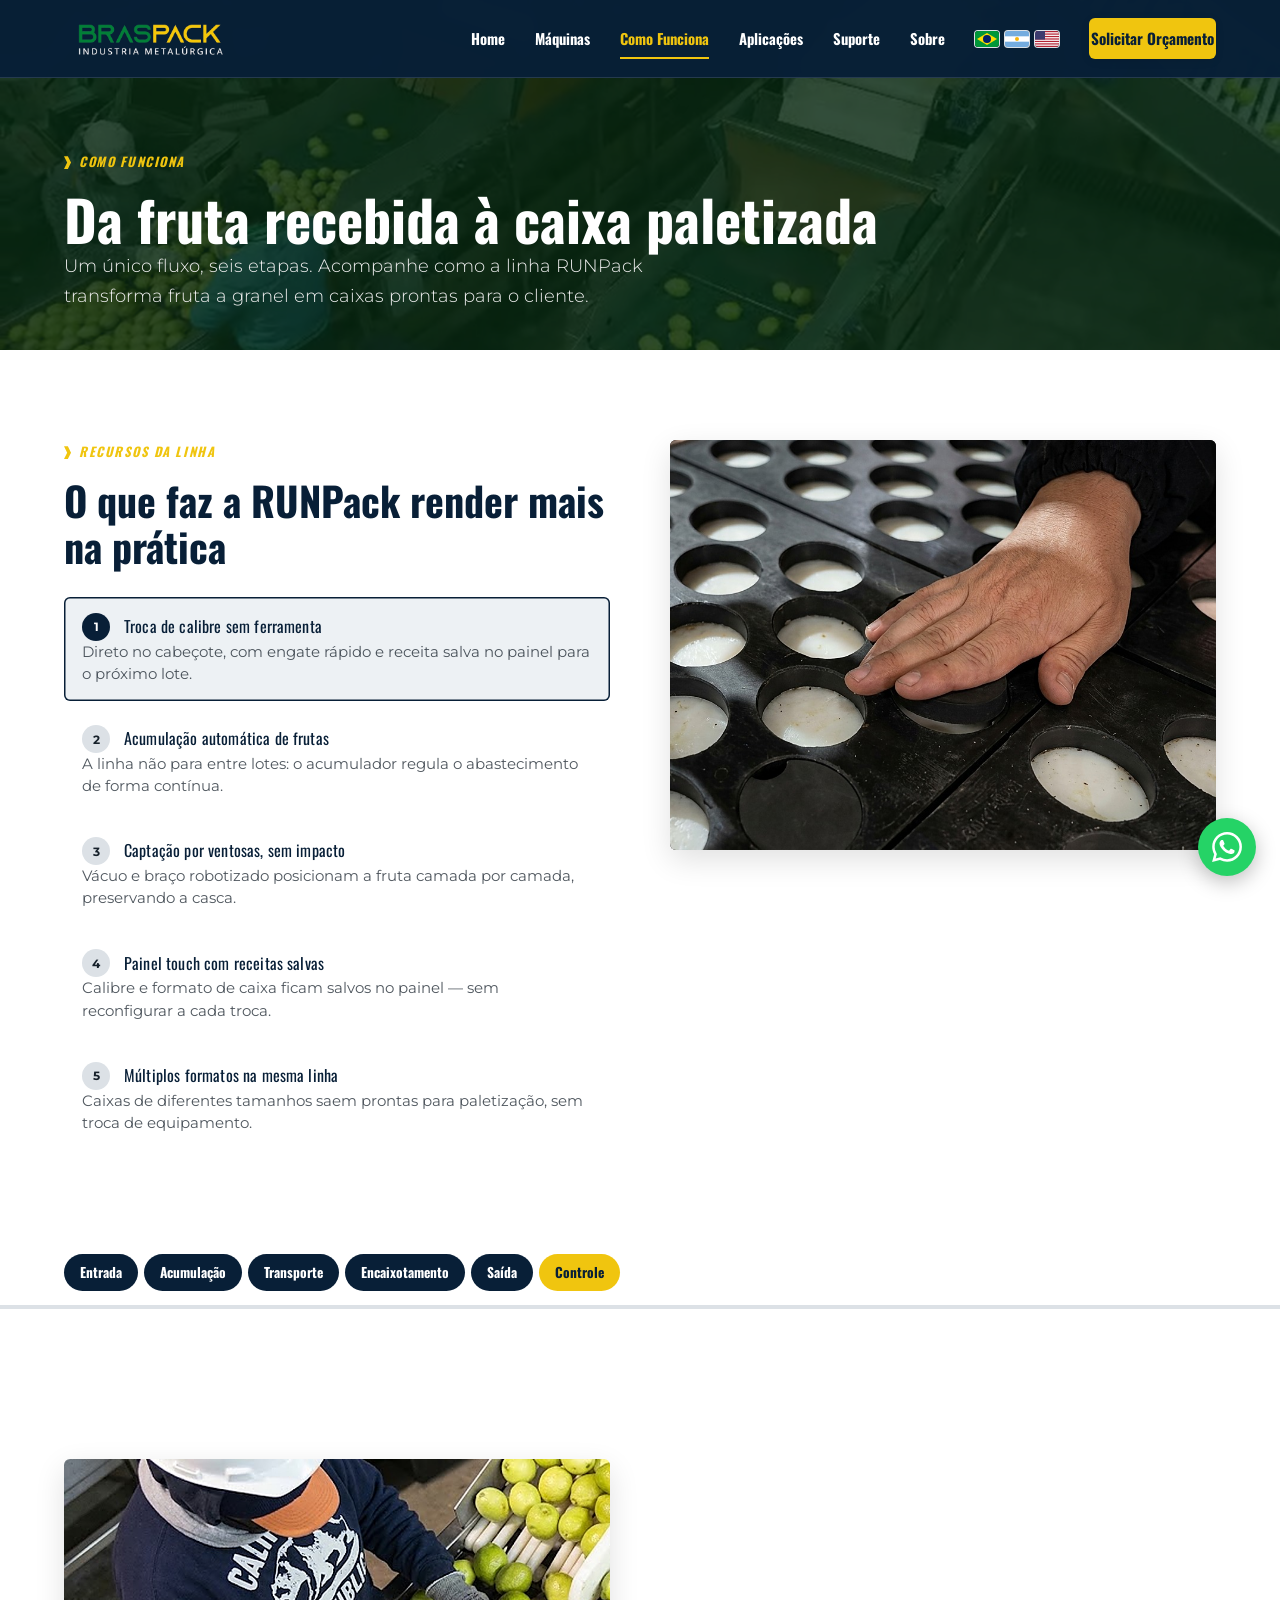
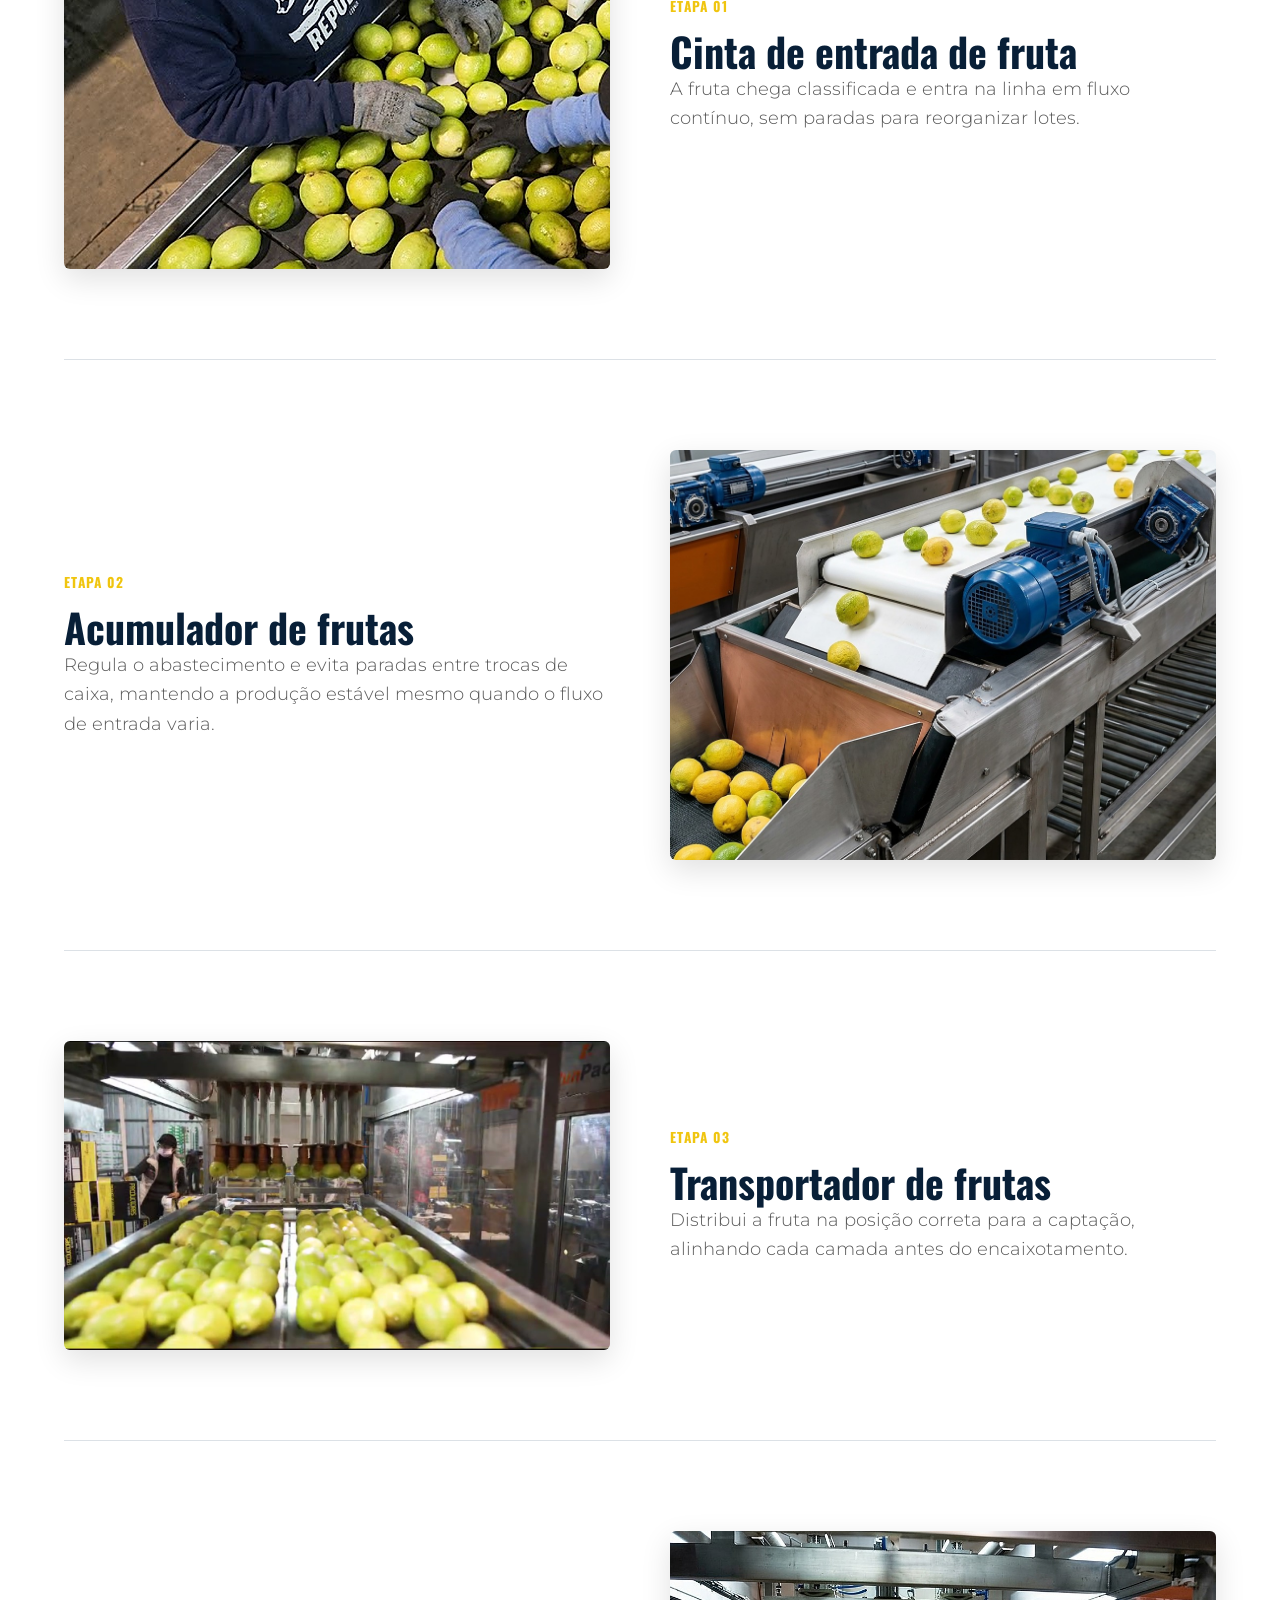
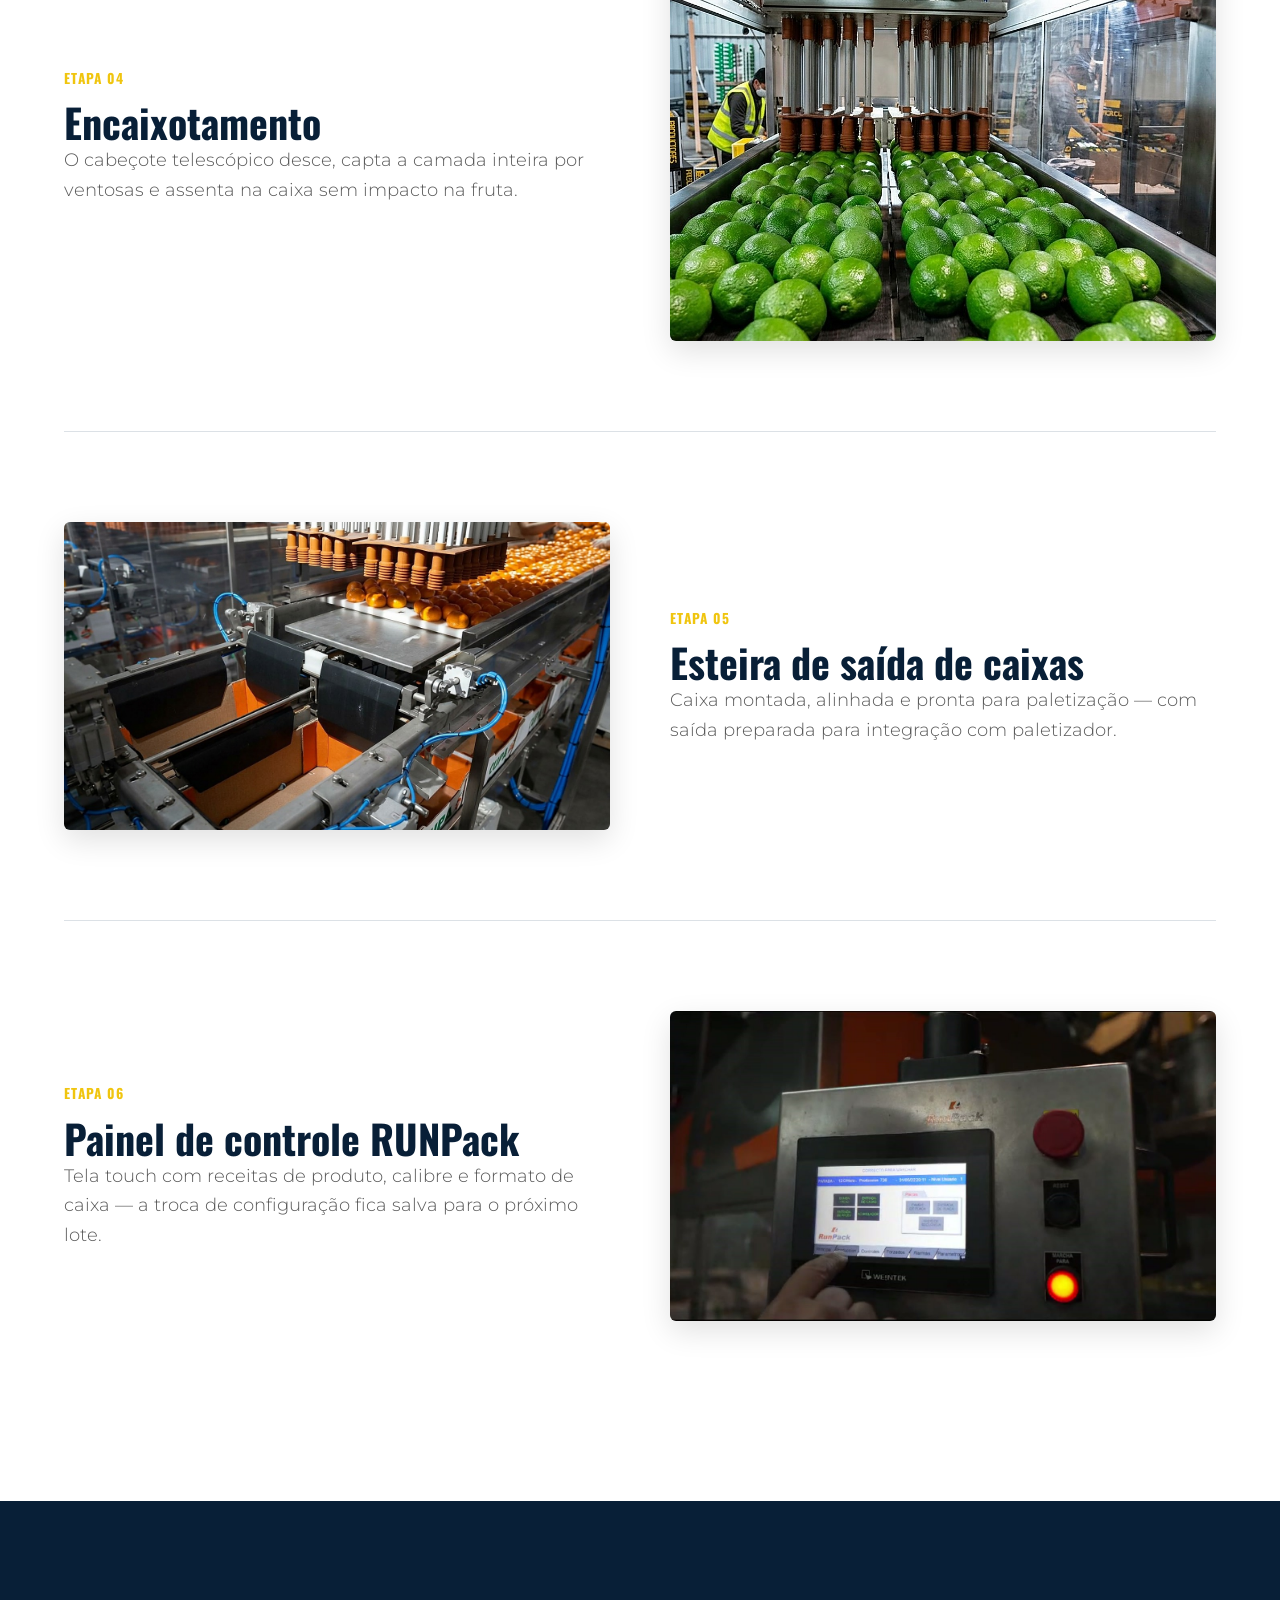
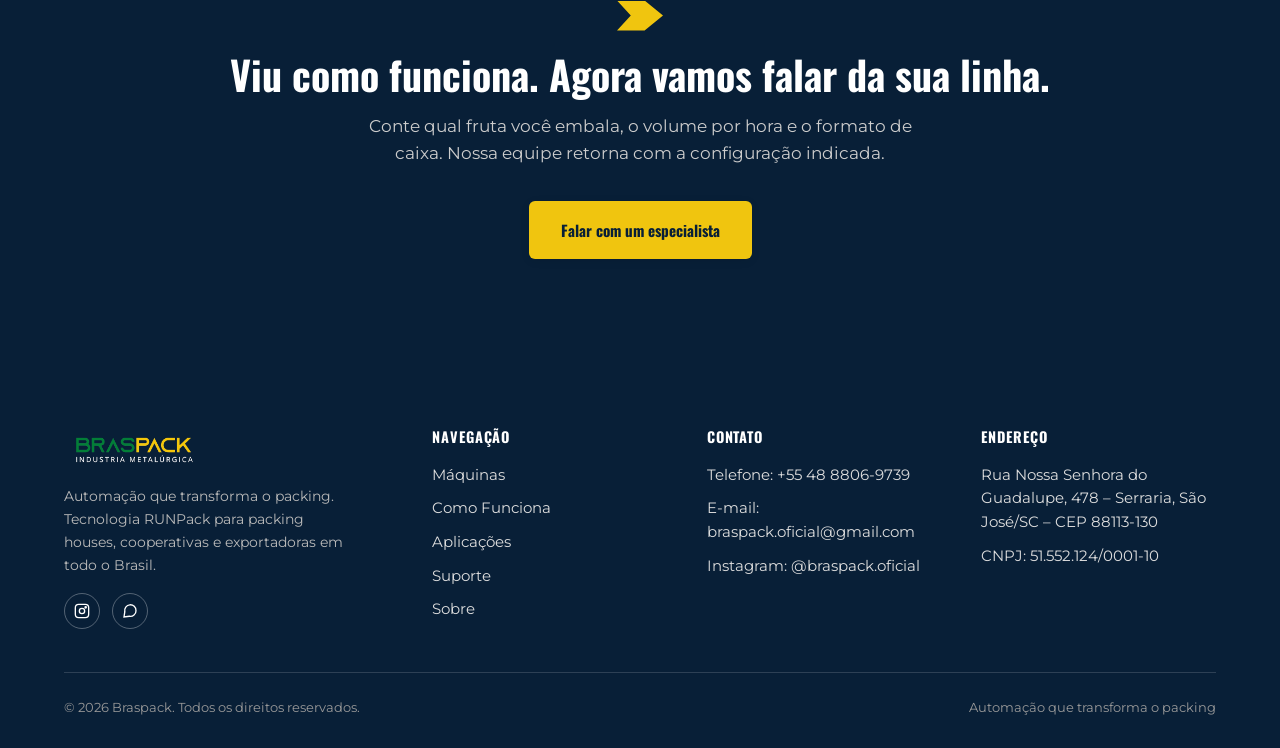
<file: como-funciona/index.html>
<!doctype html>
<html lang="pt-BR">
<head>
<meta charset="UTF-8">
<meta name="viewport" content="width=device-width, initial-scale=1.0">
<title>Como Funciona a Linha RUNPack — Braspack</title>
<meta name="description" content="Entenda o fluxo completo da linha de empacotamento RUNPack da Braspack: entrada, acumulação, transporte, encaixotamento, saída de caixas e painel de controle.">
<link rel="icon" href="/assets/img/logo-braspack.svg?v=3" type="image/svg+xml">
<link rel="preconnect" href="https://fonts.googleapis.com">
<link rel="preconnect" href="https://fonts.gstatic.com" crossorigin>
<link href="https://fonts.googleapis.com/css2?family=Oswald:wght@500;600;700&family=Montserrat:wght@300;400;600;700&display=swap" rel="stylesheet">
<link rel="stylesheet" href="/assets/css/style.css?v=114">
</head>
<body>

<header class="site-header">
  <div class="nav-wrap">
    <a href="/" class="brand"><img src="/assets/img/logo-braspack-header-v2.svg" alt="Braspack Indústria Metalúrgica"></a>
    <nav class="nav-links" id="navLinks">
      <a href="/">Home</a>
      <a href="/maquinas/">Máquinas</a>
      <a href="/como-funciona/" class="active">Como Funciona</a>
      <a href="/aplicacoes/">Aplicações</a>
      <a href="/suporte/">Suporte</a>
      <a href="/sobre/">Sobre</a>
      <div class="nav-flags">
        <span class="flag-icon" title="Brasil" aria-label="Brasil"><svg viewBox="0 0 24 16"><rect width="24" height="16" fill="#009739"></rect><polygon points="12,2 22,8 12,14 2,8" fill="#FEDD00"></polygon><circle cx="12" cy="8" r="4" fill="#012169"></circle></svg></span>
        <span class="flag-icon" title="Argentina" aria-label="Argentina"><svg viewBox="0 0 24 16"><rect width="24" height="16" fill="#fff"></rect><rect width="24" height="5.33" y="0" fill="#74ACDF"></rect><rect width="24" height="5.33" y="10.67" fill="#74ACDF"></rect><circle cx="12" cy="8" r="2" fill="#F6B40E"></circle></svg></span>
        <span class="flag-icon" title="Estados Unidos" aria-label="Estados Unidos"><svg viewBox="0 0 24 16"><rect width="24" height="16" fill="#B22234"></rect><rect width="24" height="1.23" y="1.23" fill="#fff"></rect><rect width="24" height="1.23" y="3.69" fill="#fff"></rect><rect width="24" height="1.23" y="6.15" fill="#fff"></rect><rect width="24" height="1.23" y="8.61" fill="#fff"></rect><rect width="24" height="1.23" y="11.07" fill="#fff"></rect><rect width="24" height="1.23" y="13.53" fill="#fff"></rect><rect width="10" height="8.6" fill="#3C3B6E"></rect></svg></span>
      </div>
      <a href="/contato/" class="btn btn-primary nav-cta">Solicitar Orçamento</a>
    </nav>
    <button class="nav-toggle" aria-label="Abrir menu" aria-expanded="false"><span></span></button>
  </div>
</header>

<main>

  <section class="page-hero on-video" style="padding-bottom:40px">
    <div class="page-hero-media">
      <video autoplay muted loop playsinline poster="/assets/img/hero-como-funciona-poster.jpg">
        <source src="/assets/video/hero-como-funciona.mp4" type="video/mp4">
      </video>
    </div>
    <div class="container reveal">
      <span class="eyebrow"><span class="chevron"></span> Como funciona</span>
      <h1>Da fruta recebida à caixa paletizada</h1>
      <p class="lede">Um único fluxo, seis etapas. Acompanhe como a linha RUNPack transforma fruta a granel em caixas prontas para o cliente.</p>
    </div>
  </section>

  <section class="section on-white">
    <div class="container">
      <div class="feature-panel">
        <div class="reveal">
          <span class="eyebrow"><span class="chevron"></span> Recursos da linha</span>
          <h2>O que faz a RUNPack render mais na prática</h2>
          <ul class="feature-items" id="featureItems">
            <li class="feature-item is-active" data-media="/assets/img/calibre-troca.jpg?v=2" data-alt="Operador trocando as ventosas do cabeçote para outro calibre de fruta">
              <div class="feature-item-head">
                <span class="feature-num">1</span>
                <span class="feature-item-title">Troca de calibre sem ferramenta</span>
              </div>
              <p class="feature-desc">Direto no cabeçote, com engate rápido e receita salva no painel para o próximo lote.</p>
              <div class="feature-item-media-mobile"><img src="/assets/img/calibre-troca.jpg?v=2" alt="Operador trocando as ventosas do cabeçote para outro calibre de fruta" loading="lazy"></div>
            </li>
            <li class="feature-item" data-media="/assets/img/etapa-acumulador.jpg?v=2" data-alt="Acumulador de frutas regulando o abastecimento da linha">
              <div class="feature-item-head">
                <span class="feature-num">2</span>
                <span class="feature-item-title">Acumulação automática de frutas</span>
              </div>
              <p class="feature-desc">A linha não para entre lotes: o acumulador regula o abastecimento de forma contínua.</p>
              <div class="feature-item-media-mobile"><img src="/assets/img/etapa-acumulador.jpg?v=2" alt="Acumulador de frutas regulando o abastecimento da linha" loading="lazy"></div>
            </li>
            <li class="feature-item" data-media="/assets/img/etapa-encaixotamento.jpg" data-alt="Cabeçote telescópico captando camada de frutas para a caixa">
              <div class="feature-item-head">
                <span class="feature-num">3</span>
                <span class="feature-item-title">Captação por ventosas, sem impacto</span>
              </div>
              <p class="feature-desc">Vácuo e braço robotizado posicionam a fruta camada por camada, preservando a casca.</p>
              <div class="feature-item-media-mobile"><img src="/assets/img/etapa-encaixotamento.jpg" alt="Cabeçote telescópico captando camada de frutas para a caixa" loading="lazy"></div>
            </li>
            <li class="feature-item" data-media="/assets/img/etapa-painel.jpg" data-alt="Painel de controle RUNPack com receitas de produto">
              <div class="feature-item-head">
                <span class="feature-num">4</span>
                <span class="feature-item-title">Painel touch com receitas salvas</span>
              </div>
              <p class="feature-desc">Calibre e formato de caixa ficam salvos no painel — sem reconfigurar a cada troca.</p>
              <div class="feature-item-media-mobile"><img src="/assets/img/etapa-painel.jpg" alt="Painel de controle RUNPack com receitas de produto" loading="lazy"></div>
            </li>
            <li class="feature-item" data-media="/assets/img/etapa-saida.jpg?v=2" data-alt="Esteira de saída com caixas montadas prontas para paletização">
              <div class="feature-item-head">
                <span class="feature-num">5</span>
                <span class="feature-item-title">Múltiplos formatos na mesma linha</span>
              </div>
              <p class="feature-desc">Caixas de diferentes tamanhos saem prontas para paletização, sem troca de equipamento.</p>
              <div class="feature-item-media-mobile"><img src="/assets/img/etapa-saida.jpg?v=2" alt="Esteira de saída com caixas montadas prontas para paletização" loading="lazy"></div>
            </li>
          </ul>
        </div>
        <div class="feature-panel-media reveal">
          <div class="feature-media-frame">
            <img id="featureMediaImg" src="/assets/img/calibre-troca.jpg?v=2" alt="Operador trocando as ventosas do cabeçote para outro calibre de fruta">
          </div>
        </div>
      </div>
    </div>
  </section>

  <nav class="tabs-bar" aria-label="Etapas do processo">
    <div class="tabs-list">
      <a href="#entrada">Entrada</a>
      <a href="#acumulacao">Acumulação</a>
      <a href="#transporte">Transporte</a>
      <a href="#encaixotamento">Encaixotamento</a>
      <a href="#saida">Saída</a>
      <a href="#controle">Controle</a>
    </div>
    <div class="progress-track"><div class="progress-fill"></div></div>
  </nav>

  <section class="section on-white" style="padding-top:60px">
    <div class="container">

      <div class="flow-step" id="entrada">
        <div class="flow-media reveal">
          <img src="/assets/img/etapa-entrada.jpg?v=3" alt="Cinta de entrada recebendo fruta classificada" loading="lazy">
        </div>
        <div class="reveal">
          <span class="flow-index">ETAPA 01</span>
          <h2>Cinta de entrada de fruta</h2>
          <p class="lede">A fruta chega classificada e entra na linha em fluxo contínuo, sem paradas para reorganizar lotes.</p>
        </div>
      </div>

      <div class="flow-step reverse" id="acumulacao">
        <div class="flow-media reveal">
          <img src="/assets/img/etapa-acumulador.jpg?v=2" alt="Acumulador de frutas regulando o abastecimento da linha" loading="lazy">
        </div>
        <div class="reveal">
          <span class="flow-index">ETAPA 02</span>
          <h2>Acumulador de frutas</h2>
          <p class="lede">Regula o abastecimento e evita paradas entre trocas de caixa, mantendo a produção estável mesmo quando o fluxo de entrada varia.</p>
        </div>
      </div>

      <div class="flow-step" id="transporte">
        <div class="flow-media reveal">
          <img src="/assets/img/etapa-transportador.jpg" alt="Transportador distribuindo a fruta para a captação" loading="lazy">
        </div>
        <div class="reveal">
          <span class="flow-index">ETAPA 03</span>
          <h2>Transportador de frutas</h2>
          <p class="lede">Distribui a fruta na posição correta para a captação, alinhando cada camada antes do encaixotamento.</p>
        </div>
      </div>

      <div class="flow-step reverse" id="encaixotamento">
        <div class="flow-media reveal">
          <img src="/assets/img/aplicacao-limao-tahiti.jpg" alt="Cabeçote telescópico captando camada de limões para a caixa" loading="lazy">
        </div>
        <div class="reveal">
          <span class="flow-index">ETAPA 04</span>
          <h2>Encaixotamento</h2>
          <p class="lede">O cabeçote telescópico desce, capta a camada inteira por ventosas e assenta na caixa sem impacto na fruta.</p>
        </div>
      </div>

      <div class="flow-step" id="saida">
        <div class="flow-media reveal">
          <img src="/assets/img/etapa-saida.jpg?v=2" alt="Esteira de saída com caixas montadas prontas para paletização" loading="lazy">
        </div>
        <div class="reveal">
          <span class="flow-index">ETAPA 05</span>
          <h2>Esteira de saída de caixas</h2>
          <p class="lede">Caixa montada, alinhada e pronta para paletização — com saída preparada para integração com paletizador.</p>
        </div>
      </div>

      <div class="flow-step reverse" id="controle">
        <div class="flow-media reveal">
          <img src="/assets/img/etapa-painel.jpg" alt="Painel de controle RUNPack com receitas de produto" loading="lazy">
        </div>
        <div class="reveal">
          <span class="flow-index">ETAPA 06</span>
          <h2>Painel de controle RUNPack</h2>
          <p class="lede">Tela touch com receitas de produto, calibre e formato de caixa — a troca de configuração fica salva para o próximo lote.</p>
        </div>
      </div>

    </div>
  </section>

  <section class="cta-final tx-dots">
    <div class="container reveal">
      <div class="divider-chevron"></div>
      <h2>Viu como funciona. Agora vamos falar da sua linha.</h2>
      <p>Conte qual fruta você embala, o volume por hora e o formato de caixa. Nossa equipe retorna com a configuração indicada.</p>
      <a href="/contato/" class="btn btn-primary">Falar com um especialista</a>
    </div>
  </section>

</main>

<footer class="site-footer">
  <div class="container">
    <div class="footer-grid">
      <div class="footer-brand">
        <img src="/assets/img/logo-braspack-header-v2.svg" alt="Braspack Indústria Metalúrgica">
        <p>Automação que transforma o packing. Tecnologia RUNPack para packing houses, cooperativas e exportadoras em todo o Brasil.</p>
        <div class="social-row">
          <a href="https://instagram.com/braspack.oficial" target="_blank" rel="noopener" aria-label="Instagram da Braspack"><svg viewBox="0 0 24 24" fill="none" stroke="currentColor" stroke-width="2"><rect x="2" y="2" width="20" height="20" rx="5"></rect><circle cx="12" cy="12" r="4"></circle><circle cx="17.5" cy="6.5" r="1"></circle></svg></a>
          <a href="/contato/" aria-label="WhatsApp da Braspack"><svg viewBox="0 0 24 24" fill="none" stroke="currentColor" stroke-width="2"><path d="M21 11.5a8.4 8.4 0 0 1-9.9 8.4L3 21l1.2-8A8.5 8.5 0 1 1 21 11.5z"></path></svg></a>
        </div>
      </div>
      <div>
        <h4>Navegação</h4>
        <ul>
          <li><a href="/maquinas/">Máquinas</a></li>
          <li><a href="/como-funciona/">Como Funciona</a></li>
          <li><a href="/aplicacoes/">Aplicações</a></li>
          <li><a href="/suporte/">Suporte</a></li>
          <li><a href="/sobre/">Sobre</a></li>
        </ul>
      </div>
      <div>
        <h4>Contato</h4>
        <ul>
          <li>Telefone: +55 48 8806-9739</li>
          <li>E-mail: braspack.oficial@gmail.com</li>
          <li>Instagram: @braspack.oficial</li>
        </ul>
      </div>
      <div>
        <h4>Endereço</h4>
        <ul>
          <li>Rua Nossa Senhora do Guadalupe, 478 – Serraria, São José/SC – CEP 88113-130</li>
          <li>CNPJ: 51.552.124/0001-10</li>
        </ul>
      </div>
    </div>
    <div class="footer-bottom">
      <span>© 2026 Braspack. Todos os direitos reservados.</span>
      <span>Automação que transforma o packing</span>
    </div>
  </div>
</footer>

<a href="https://wa.me/554888069739" class="whatsapp-float" aria-label="Falar no WhatsApp" title="Falar no WhatsApp" target="_blank" rel="noopener">
  <svg viewBox="0 0 24 24" aria-hidden="true"><path d="M17.472 14.382c-.297-.149-1.758-.867-2.03-.967-.273-.099-.471-.148-.67.15-.197.297-.767.966-.94 1.164-.173.199-.347.223-.644.075-.297-.15-1.255-.463-2.39-1.475-.883-.788-1.48-1.761-1.653-2.059-.173-.297-.018-.458.13-.606.134-.133.298-.347.446-.52.149-.174.198-.298.298-.497.099-.198.05-.371-.025-.52-.075-.149-.669-1.612-.916-2.207-.242-.579-.487-.5-.669-.51-.173-.008-.371-.01-.57-.01-.198 0-.52.074-.792.372-.272.297-1.04 1.016-1.04 2.479 0 1.462 1.065 2.875 1.213 3.074.149.198 2.096 3.2 5.077 4.487.709.306 1.262.489 1.694.625.712.227 1.36.195 1.871.118.571-.085 1.758-.719 2.006-1.413.248-.694.248-1.29.173-1.414-.074-.124-.272-.198-.57-.347m-5.421 7.403h-.004a9.87 9.87 0 0 1-5.031-1.378l-.361-.214-3.741.982.998-3.648-.235-.374a9.86 9.86 0 0 1-1.51-5.26c.001-5.45 4.436-9.884 9.888-9.884 2.64 0 5.122 1.03 6.988 2.898a9.825 9.825 0 0 1 2.893 6.994c-.003 5.45-4.437 9.884-9.885 9.884m8.413-18.297A11.815 11.815 0 0 0 12.05 0C5.495 0 .16 5.335.157 11.892c0 2.096.547 4.142 1.588 5.945L.057 24l6.305-1.654a11.882 11.882 0 0 0 5.683 1.448h.005c6.554 0 11.89-5.335 11.893-11.893a11.821 11.821 0 0 0-3.48-8.413"></path></svg>
</a>

<script src="/assets/js/main.js?v=19"></script>
</body>
</html>
</file>
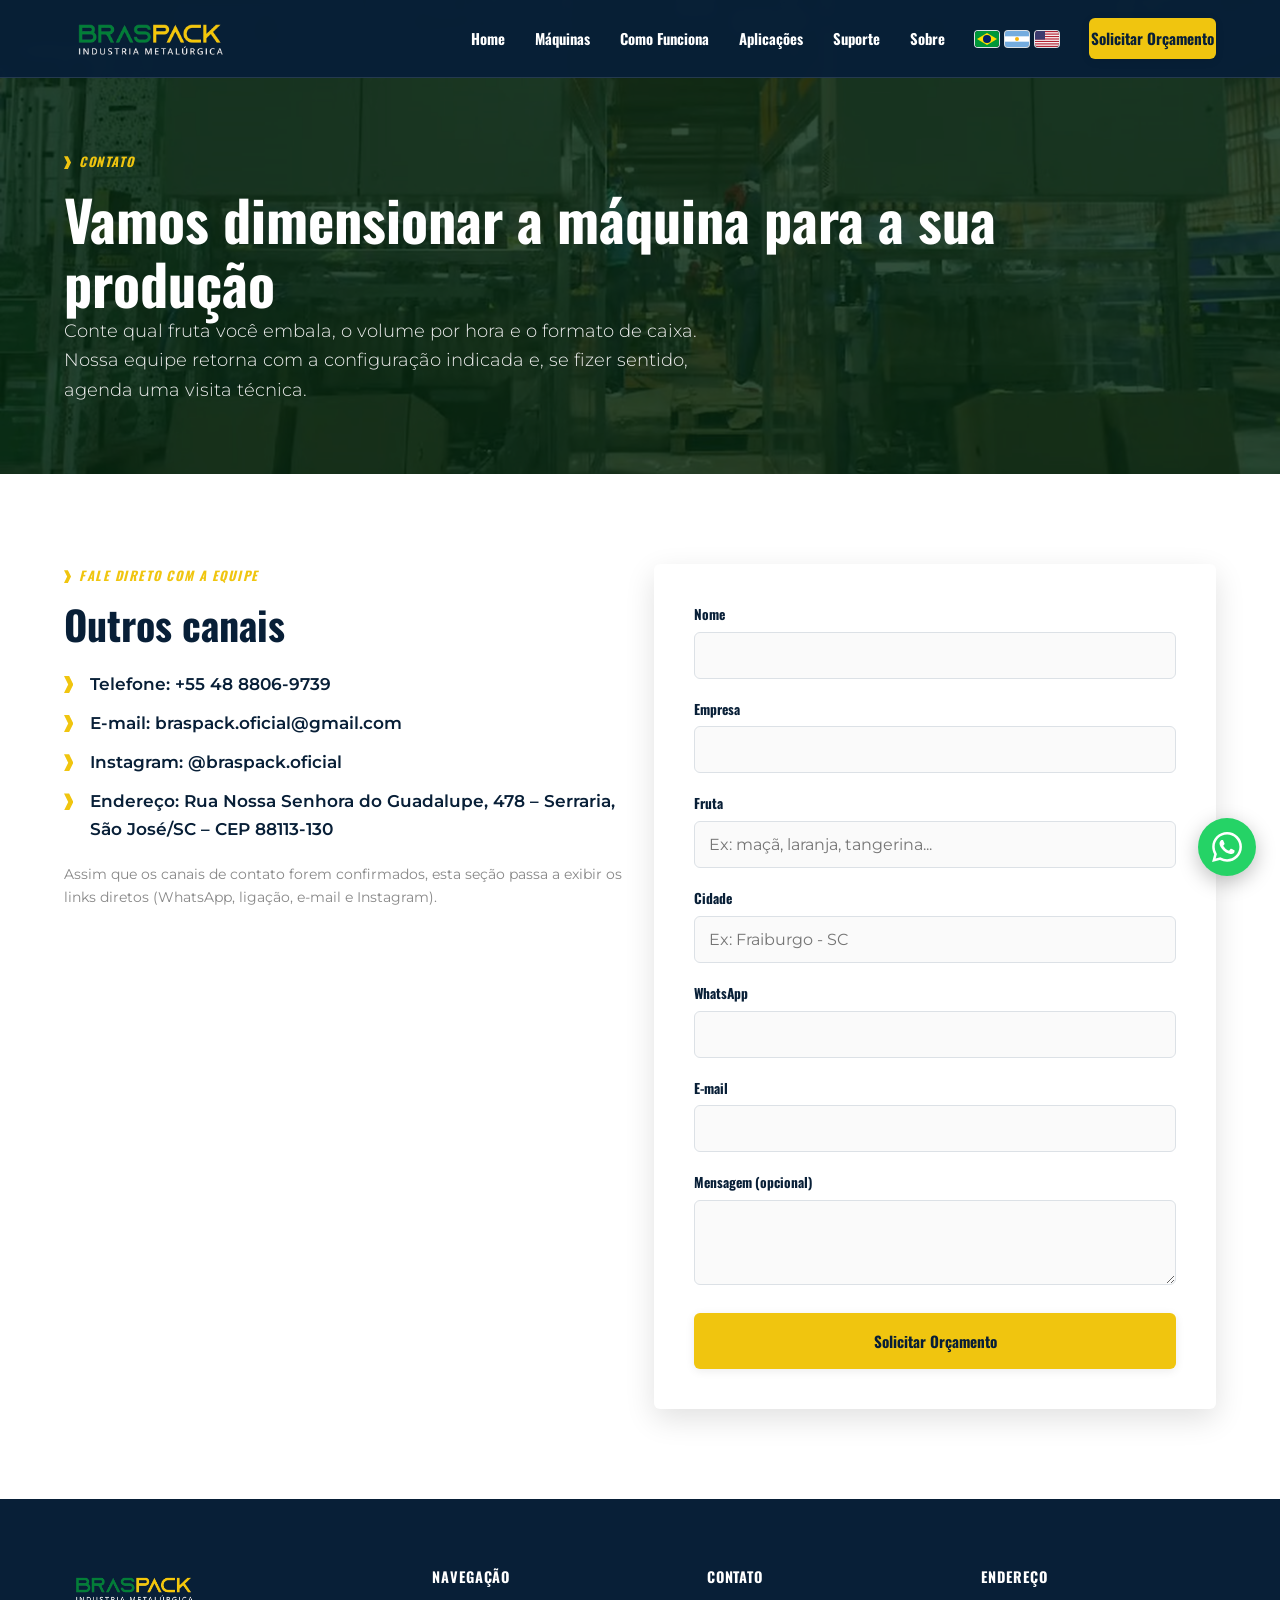
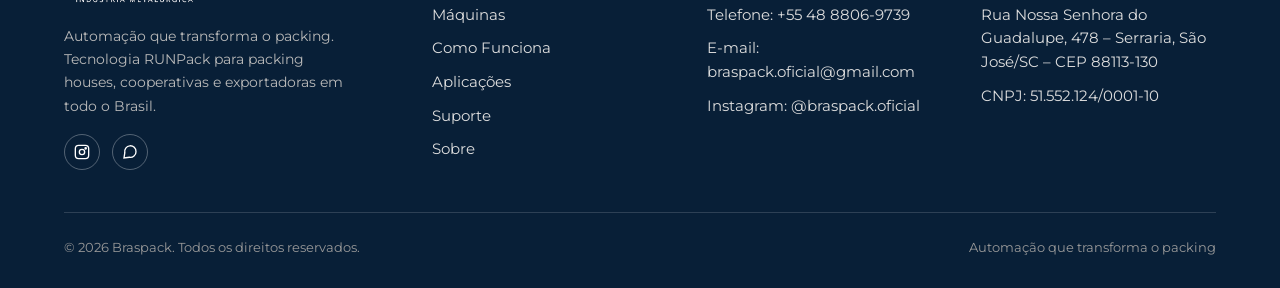
<file: contato/index.html>
<!doctype html>
<html lang="pt-BR">
<head>
<meta charset="UTF-8">
<meta name="viewport" content="width=device-width, initial-scale=1.0">
<title>Contato — Solicite um Orçamento | Braspack</title>
<meta name="description" content="Solicite um orçamento ou visita técnica para conhecer a tecnologia RUNPack da Braspack. Conte a fruta, o volume por hora e o formato de caixa.">
<link rel="icon" href="/assets/img/logo-braspack.svg?v=3" type="image/svg+xml">
<link rel="preconnect" href="https://fonts.googleapis.com">
<link rel="preconnect" href="https://fonts.gstatic.com" crossorigin>
<link href="https://fonts.googleapis.com/css2?family=Oswald:wght@500;600;700&family=Montserrat:wght@300;400;600;700&display=swap" rel="stylesheet">
<link rel="stylesheet" href="/assets/css/style.css?v=114">
</head>
<body>

<header class="site-header">
  <div class="nav-wrap">
    <a href="/" class="brand"><img src="/assets/img/logo-braspack-header-v2.svg" alt="Braspack Indústria Metalúrgica"></a>
    <nav class="nav-links" id="navLinks">
      <a href="/">Home</a>
      <a href="/maquinas/">Máquinas</a>
      <a href="/como-funciona/">Como Funciona</a>
      <a href="/aplicacoes/">Aplicações</a>
      <a href="/suporte/">Suporte</a>
      <a href="/sobre/">Sobre</a>
      <div class="nav-flags">
        <span class="flag-icon" title="Brasil" aria-label="Brasil"><svg viewBox="0 0 24 16"><rect width="24" height="16" fill="#009739"></rect><polygon points="12,2 22,8 12,14 2,8" fill="#FEDD00"></polygon><circle cx="12" cy="8" r="4" fill="#012169"></circle></svg></span>
        <span class="flag-icon" title="Argentina" aria-label="Argentina"><svg viewBox="0 0 24 16"><rect width="24" height="16" fill="#fff"></rect><rect width="24" height="5.33" y="0" fill="#74ACDF"></rect><rect width="24" height="5.33" y="10.67" fill="#74ACDF"></rect><circle cx="12" cy="8" r="2" fill="#F6B40E"></circle></svg></span>
        <span class="flag-icon" title="Estados Unidos" aria-label="Estados Unidos"><svg viewBox="0 0 24 16"><rect width="24" height="16" fill="#B22234"></rect><rect width="24" height="1.23" y="1.23" fill="#fff"></rect><rect width="24" height="1.23" y="3.69" fill="#fff"></rect><rect width="24" height="1.23" y="6.15" fill="#fff"></rect><rect width="24" height="1.23" y="8.61" fill="#fff"></rect><rect width="24" height="1.23" y="11.07" fill="#fff"></rect><rect width="24" height="1.23" y="13.53" fill="#fff"></rect><rect width="10" height="8.6" fill="#3C3B6E"></rect></svg></span>
      </div>
      <a href="/contato/" class="btn btn-primary nav-cta">Solicitar Orçamento</a>
    </nav>
    <button class="nav-toggle" aria-label="Abrir menu" aria-expanded="false"><span></span></button>
  </div>
</header>

<main>

  <section class="page-hero on-video">
    <div class="page-hero-media">
      <video autoplay muted loop playsinline poster="/assets/img/hero-contato-poster.jpg">
        <source src="/assets/video/hero-contato.mp4" type="video/mp4">
      </video>
    </div>
    <div class="container reveal">
      <span class="eyebrow"><span class="chevron"></span> Contato</span>
      <h1>Vamos dimensionar a máquina para a sua produção</h1>
      <p class="lede">Conte qual fruta você embala, o volume por hora e o formato de caixa. Nossa equipe retorna com a configuração indicada e, se fizer sentido, agenda uma visita técnica.</p>
    </div>
  </section>

  <section class="section on-white">
    <div class="container">
      <div class="grid-2" style="align-items:start">

        <div class="reveal">
          <span class="eyebrow"><span class="chevron"></span> Fale direto com a equipe</span>
          <h2>Outros canais</h2>
          <ul style="margin-top:24px">
            <li class="spec-item"><span class="chevron"></span> Telefone: +55 48 8806-9739</li>
            <li class="spec-item"><span class="chevron"></span> E-mail: braspack.oficial@gmail.com</li>
            <li class="spec-item"><span class="chevron"></span> Instagram: @braspack.oficial</li>
            <li class="spec-item"><span class="chevron"></span> Endereço: Rua Nossa Senhora do Guadalupe, 478 – Serraria, São José/SC – CEP 88113-130</li>
          </ul>
          <p class="muted" style="margin-top:20px">Assim que os canais de contato forem confirmados, esta seção passa a exibir os links diretos (WhatsApp, ligação, e-mail e Instagram).</p>
        </div>

        <form class="form-card reveal" data-sheet="Contato">
          <div class="form-row">
            <label for="nome">Nome</label>
            <input type="text" id="nome" name="nome" required>
          </div>
          <div class="form-row">
            <label for="empresa">Empresa</label>
            <input type="text" id="empresa" name="empresa" required>
          </div>
          <div class="form-row">
            <label for="fruta">Fruta</label>
            <input type="text" id="fruta" name="fruta" placeholder="Ex: maçã, laranja, tangerina...">
          </div>
          <div class="form-row">
            <label for="cidade">Cidade</label>
            <input type="text" id="cidade" name="cidade" placeholder="Ex: Fraiburgo - SC">
          </div>
          <div class="form-row">
            <label for="whatsapp">WhatsApp</label>
            <input type="tel" id="whatsapp" name="whatsapp" required>
          </div>
          <div class="form-row">
            <label for="email">E-mail</label>
            <input type="email" id="email" name="email">
          </div>
          <div class="form-row">
            <label for="mensagem">Mensagem (opcional)</label>
            <textarea id="mensagem" name="mensagem" rows="3"></textarea>
          </div>
          <button type="submit" class="btn btn-primary btn-block">Solicitar Orçamento</button>
        </form>

      </div>
    </div>
  </section>

</main>

<footer class="site-footer">
  <div class="container">
    <div class="footer-grid">
      <div class="footer-brand">
        <img src="/assets/img/logo-braspack-header-v2.svg" alt="Braspack Indústria Metalúrgica">
        <p>Automação que transforma o packing. Tecnologia RUNPack para packing houses, cooperativas e exportadoras em todo o Brasil.</p>
        <div class="social-row">
          <a href="https://instagram.com/braspack.oficial" target="_blank" rel="noopener" aria-label="Instagram da Braspack"><svg viewBox="0 0 24 24" fill="none" stroke="currentColor" stroke-width="2"><rect x="2" y="2" width="20" height="20" rx="5"></rect><circle cx="12" cy="12" r="4"></circle><circle cx="17.5" cy="6.5" r="1"></circle></svg></a>
          <a href="/contato/" aria-label="WhatsApp da Braspack"><svg viewBox="0 0 24 24" fill="none" stroke="currentColor" stroke-width="2"><path d="M21 11.5a8.4 8.4 0 0 1-9.9 8.4L3 21l1.2-8A8.5 8.5 0 1 1 21 11.5z"></path></svg></a>
        </div>
      </div>
      <div>
        <h4>Navegação</h4>
        <ul>
          <li><a href="/maquinas/">Máquinas</a></li>
          <li><a href="/como-funciona/">Como Funciona</a></li>
          <li><a href="/aplicacoes/">Aplicações</a></li>
          <li><a href="/suporte/">Suporte</a></li>
          <li><a href="/sobre/">Sobre</a></li>
        </ul>
      </div>
      <div>
        <h4>Contato</h4>
        <ul>
          <li>Telefone: +55 48 8806-9739</li>
          <li>E-mail: braspack.oficial@gmail.com</li>
          <li>Instagram: @braspack.oficial</li>
        </ul>
      </div>
      <div>
        <h4>Endereço</h4>
        <ul>
          <li>Rua Nossa Senhora do Guadalupe, 478 – Serraria, São José/SC – CEP 88113-130</li>
          <li>CNPJ: 51.552.124/0001-10</li>
        </ul>
      </div>
    </div>
    <div class="footer-bottom">
      <span>© 2026 Braspack. Todos os direitos reservados.</span>
      <span>Automação que transforma o packing</span>
    </div>
  </div>
</footer>

<a href="https://wa.me/554888069739" class="whatsapp-float" aria-label="Falar no WhatsApp" title="Falar no WhatsApp" target="_blank" rel="noopener">
  <svg viewBox="0 0 24 24" aria-hidden="true"><path d="M17.472 14.382c-.297-.149-1.758-.867-2.03-.967-.273-.099-.471-.148-.67.15-.197.297-.767.966-.94 1.164-.173.199-.347.223-.644.075-.297-.15-1.255-.463-2.39-1.475-.883-.788-1.48-1.761-1.653-2.059-.173-.297-.018-.458.13-.606.134-.133.298-.347.446-.52.149-.174.198-.298.298-.497.099-.198.05-.371-.025-.52-.075-.149-.669-1.612-.916-2.207-.242-.579-.487-.5-.669-.51-.173-.008-.371-.01-.57-.01-.198 0-.52.074-.792.372-.272.297-1.04 1.016-1.04 2.479 0 1.462 1.065 2.875 1.213 3.074.149.198 2.096 3.2 5.077 4.487.709.306 1.262.489 1.694.625.712.227 1.36.195 1.871.118.571-.085 1.758-.719 2.006-1.413.248-.694.248-1.29.173-1.414-.074-.124-.272-.198-.57-.347m-5.421 7.403h-.004a9.87 9.87 0 0 1-5.031-1.378l-.361-.214-3.741.982.998-3.648-.235-.374a9.86 9.86 0 0 1-1.51-5.26c.001-5.45 4.436-9.884 9.888-9.884 2.64 0 5.122 1.03 6.988 2.898a9.825 9.825 0 0 1 2.893 6.994c-.003 5.45-4.437 9.884-9.885 9.884m8.413-18.297A11.815 11.815 0 0 0 12.05 0C5.495 0 .16 5.335.157 11.892c0 2.096.547 4.142 1.588 5.945L.057 24l6.305-1.654a11.882 11.882 0 0 0 5.683 1.448h.005c6.554 0 11.89-5.335 11.893-11.893a11.821 11.821 0 0 0-3.48-8.413"></path></svg>
</a>

<script src="/assets/js/quote-form.js?v=3"></script>
<script src="/assets/js/main.js?v=19"></script>
</body>
</html>
</file>
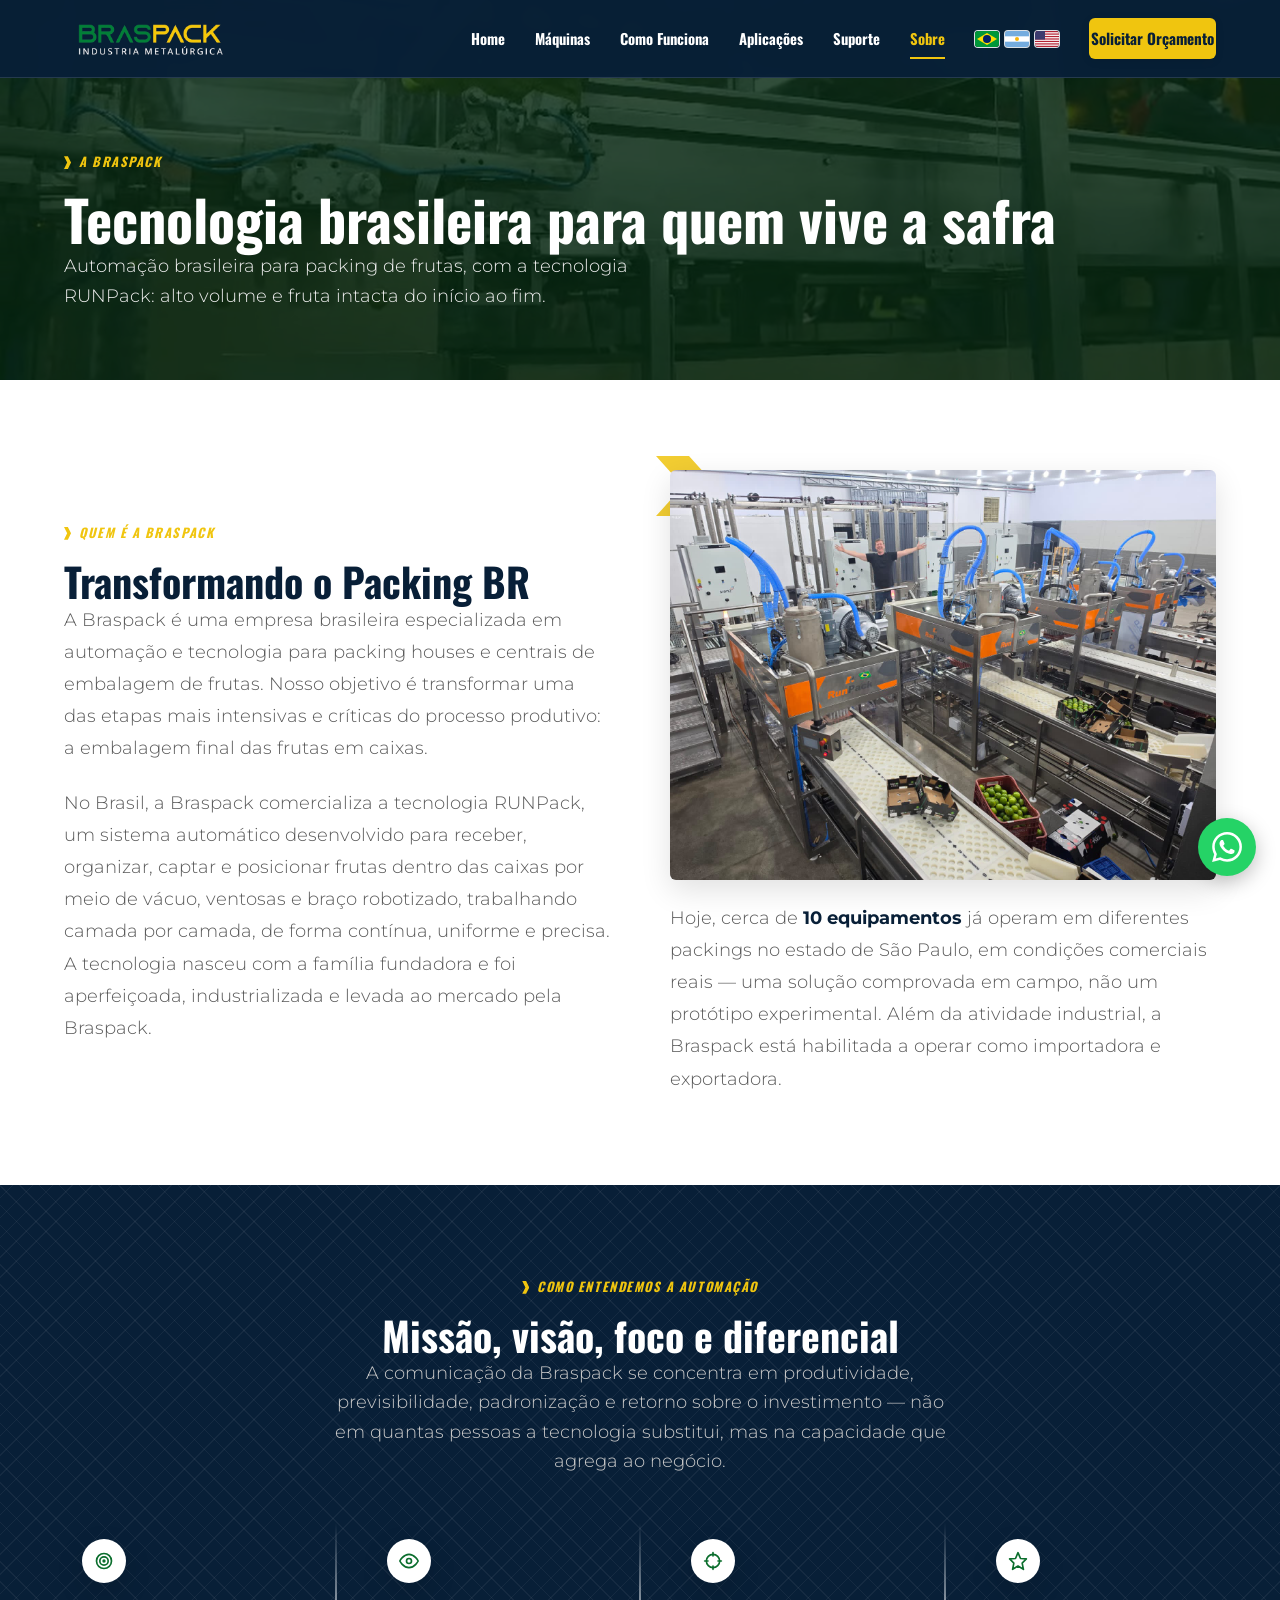
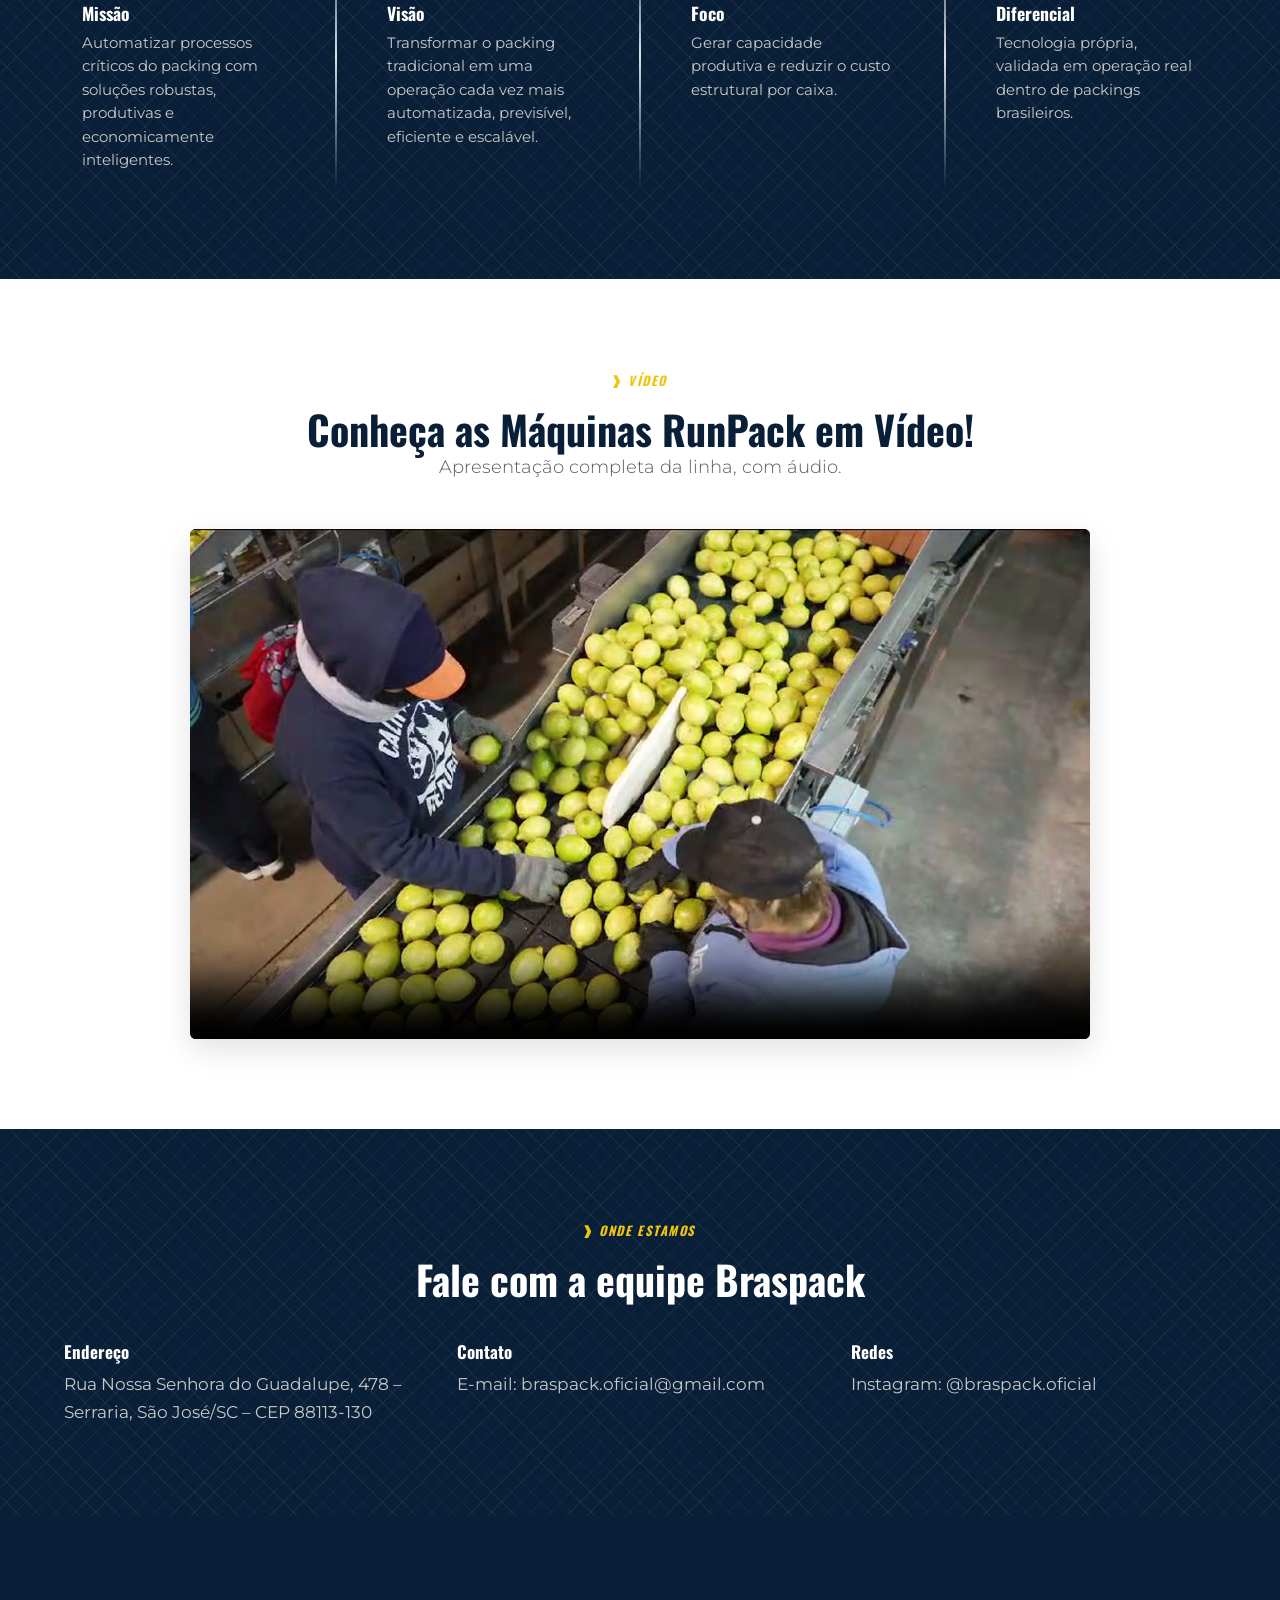
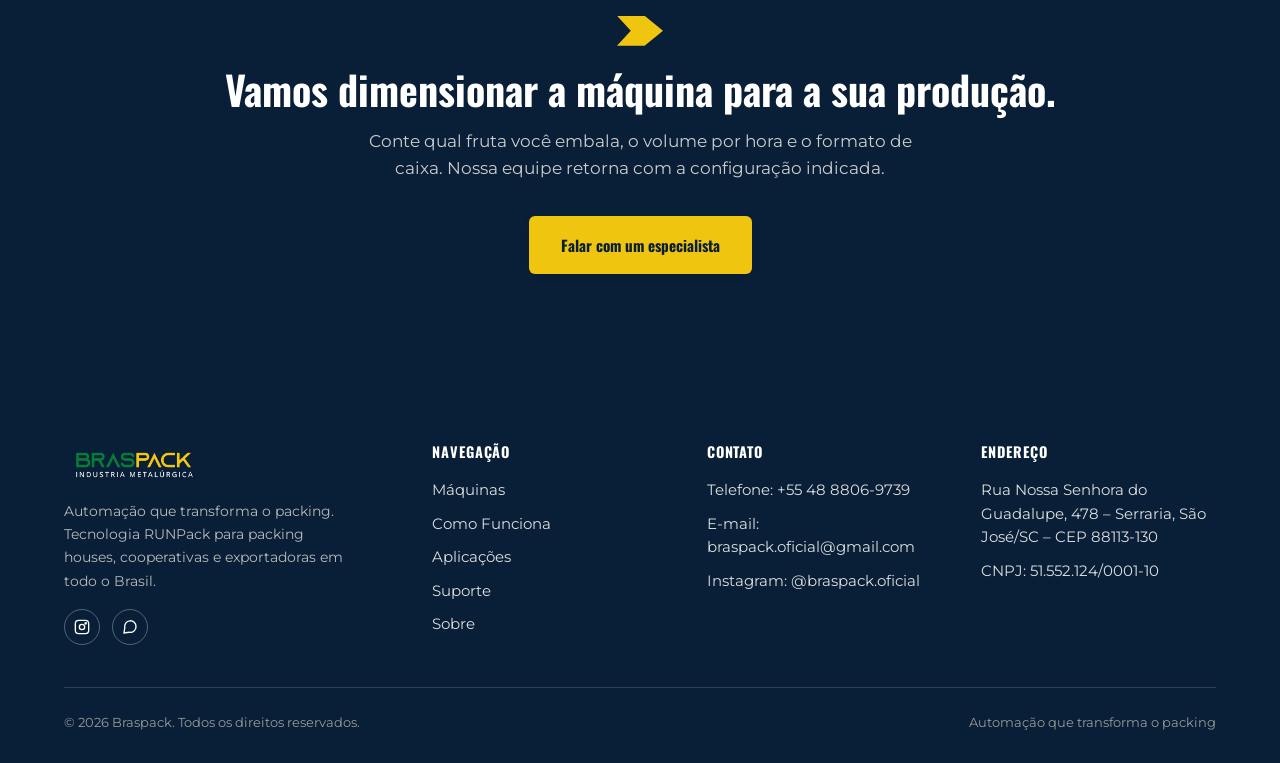
<file: sobre/index.html>
<!doctype html>
<html lang="pt-BR">
<head>
<meta charset="UTF-8">
<meta name="viewport" content="width=device-width, initial-scale=1.0">
<title>Sobre a Braspack</title>
<meta name="description" content="A Braspack é uma indústria metalúrgica brasileira especializada em automação para packing houses e centrais de embalagem de frutas, fabricante da tecnologia RUNPack.">
<link rel="icon" href="/assets/img/logo-braspack.svg?v=3" type="image/svg+xml">
<link rel="preconnect" href="https://fonts.googleapis.com">
<link rel="preconnect" href="https://fonts.gstatic.com" crossorigin>
<link href="https://fonts.googleapis.com/css2?family=Oswald:wght@500;600;700&family=Montserrat:wght@300;400;600;700&display=swap" rel="stylesheet">
<link rel="stylesheet" href="/assets/css/style.css?v=114">
</head>
<body>

<header class="site-header">
  <div class="nav-wrap">
    <a href="/" class="brand"><img src="/assets/img/logo-braspack-header-v2.svg" alt="Braspack Indústria Metalúrgica"></a>
    <nav class="nav-links" id="navLinks">
      <a href="/">Home</a>
      <a href="/maquinas/">Máquinas</a>
      <a href="/como-funciona/">Como Funciona</a>
      <a href="/aplicacoes/">Aplicações</a>
      <a href="/suporte/">Suporte</a>
      <a href="/sobre/" class="active">Sobre</a>
      <div class="nav-flags">
        <span class="flag-icon" title="Brasil" aria-label="Brasil"><svg viewBox="0 0 24 16"><rect width="24" height="16" fill="#009739"></rect><polygon points="12,2 22,8 12,14 2,8" fill="#FEDD00"></polygon><circle cx="12" cy="8" r="4" fill="#012169"></circle></svg></span>
        <span class="flag-icon" title="Argentina" aria-label="Argentina"><svg viewBox="0 0 24 16"><rect width="24" height="16" fill="#fff"></rect><rect width="24" height="5.33" y="0" fill="#74ACDF"></rect><rect width="24" height="5.33" y="10.67" fill="#74ACDF"></rect><circle cx="12" cy="8" r="2" fill="#F6B40E"></circle></svg></span>
        <span class="flag-icon" title="Estados Unidos" aria-label="Estados Unidos"><svg viewBox="0 0 24 16"><rect width="24" height="16" fill="#B22234"></rect><rect width="24" height="1.23" y="1.23" fill="#fff"></rect><rect width="24" height="1.23" y="3.69" fill="#fff"></rect><rect width="24" height="1.23" y="6.15" fill="#fff"></rect><rect width="24" height="1.23" y="8.61" fill="#fff"></rect><rect width="24" height="1.23" y="11.07" fill="#fff"></rect><rect width="24" height="1.23" y="13.53" fill="#fff"></rect><rect width="10" height="8.6" fill="#3C3B6E"></rect></svg></span>
      </div>
      <a href="/contato/" class="btn btn-primary nav-cta">Solicitar Orçamento</a>
    </nav>
    <button class="nav-toggle" aria-label="Abrir menu" aria-expanded="false"><span></span></button>
  </div>
</header>

<main>

  <section class="page-hero on-video">
    <div class="page-hero-media">
      <video autoplay muted loop playsinline poster="/assets/img/hero-sobre-poster.jpg">
        <source src="/assets/video/hero-sobre.mp4" type="video/mp4">
      </video>
    </div>
    <div class="container reveal">
      <span class="eyebrow"><span class="chevron"></span> A Braspack</span>
      <h1>Tecnologia brasileira para quem vive a safra</h1>
      <p class="lede">Automação brasileira para packing de frutas, com a tecnologia RUNPack: alto volume e fruta intacta do início ao fim.</p>
    </div>
  </section>

  <section class="section on-white">
    <div class="container">
      <div class="split reverse reveal">
        <div class="split-media reveal">
          <img src="/assets/img/sobre-linha-operacao.jpg" alt="Linha RUNPack em operação em packing house, com caixas de lima Tahiti sendo preenchidas" loading="lazy">
          <p class="lede" style="max-width:none;text-align:left;line-height:1.75;margin-top:22px">Hoje, cerca de <strong>10 equipamentos</strong> já operam em diferentes packings no estado de São Paulo, em condições comerciais reais — uma solução comprovada em campo, não um protótipo experimental. Além da atividade industrial, a Braspack está habilitada a operar como importadora e exportadora.</p>
        </div>
        <div class="reveal">
          <span class="eyebrow"><span class="chevron"></span> Quem é a Braspack</span>
          <h2>Transformando o Packing BR</h2>
          <p class="lede" style="max-width:none;text-align:left;line-height:1.75;margin-bottom:22px">A Braspack é uma empresa brasileira especializada em automação e tecnologia para packing houses e centrais de embalagem de frutas. Nosso objetivo é transformar uma das etapas mais intensivas e críticas do processo produtivo: a embalagem final das frutas em caixas.</p>
          <p class="lede" style="max-width:none;text-align:left;line-height:1.75">No Brasil, a Braspack comercializa a tecnologia RUNPack, um sistema automático desenvolvido para receber, organizar, captar e posicionar frutas dentro das caixas por meio de vácuo, ventosas e braço robotizado, trabalhando camada por camada, de forma contínua, uniforme e precisa. A tecnologia nasceu com a família fundadora e foi aperfeiçoada, industrializada e levada ao mercado pela Braspack.</p>
        </div>
      </div>
    </div>
  </section>

  <section class="section on-grey">
    <div class="container">
      <div class="section-head center reveal">
        <span class="eyebrow" style="justify-content:center;width:100%"><span class="chevron"></span> Como entendemos a automação</span>
        <h2>Missão, visão, foco e diferencial</h2>
        <p class="lede" style="margin-inline:auto">A comunicação da Braspack se concentra em produtividade, previsibilidade, padronização e retorno sobre o investimento — não em quantas pessoas a tecnologia substitui, mas na capacidade que agrega ao negócio.</p>
      </div>
      <div class="feature-row reveal">
        <div class="feature-item">
          <span class="feature-icon"><svg viewBox="0 0 24 24" fill="none" stroke="currentColor" stroke-width="2" stroke-linecap="round" stroke-linejoin="round"><circle cx="12" cy="12" r="9"></circle><circle cx="12" cy="12" r="5"></circle><circle cx="12" cy="12" r="1"></circle></svg></span>
          <h3>Missão</h3>
          <p>Automatizar processos críticos do packing com soluções robustas, produtivas e economicamente inteligentes.</p>
        </div>
        <span class="feature-sep"></span>
        <div class="feature-item">
          <span class="feature-icon"><svg viewBox="0 0 24 24" fill="none" stroke="currentColor" stroke-width="2" stroke-linecap="round" stroke-linejoin="round"><path d="M1 12s4-8 11-8 11 8 11 8-4 8-11 8-11-8-11-8z"></path><circle cx="12" cy="12" r="3"></circle></svg></span>
          <h3>Visão</h3>
          <p>Transformar o packing tradicional em uma operação cada vez mais automatizada, previsível, eficiente e escalável.</p>
        </div>
        <span class="feature-sep"></span>
        <div class="feature-item">
          <span class="feature-icon"><svg viewBox="0 0 24 24" fill="none" stroke="currentColor" stroke-width="2" stroke-linecap="round" stroke-linejoin="round"><circle cx="12" cy="12" r="8"></circle><line x1="12" y1="2" x2="12" y2="6"></line><line x1="12" y1="18" x2="12" y2="22"></line><line x1="2" y1="12" x2="6" y2="12"></line><line x1="18" y1="12" x2="22" y2="12"></line></svg></span>
          <h3>Foco</h3>
          <p>Gerar capacidade produtiva e reduzir o custo estrutural por caixa.</p>
        </div>
        <span class="feature-sep"></span>
        <div class="feature-item">
          <span class="feature-icon"><svg viewBox="0 0 24 24" fill="none" stroke="currentColor" stroke-width="2" stroke-linecap="round" stroke-linejoin="round"><polygon points="12 2 15 9 22 9.5 17 14.5 18.5 22 12 18 5.5 22 7 14.5 2 9.5 9 9"></polygon></svg></span>
          <h3>Diferencial</h3>
          <p>Tecnologia própria, validada em operação real dentro de packings brasileiros.</p>
        </div>
      </div>
    </div>
  </section>

  <section class="section on-white">
    <div class="container">
      <div class="section-head center reveal">
        <span class="eyebrow" style="justify-content:center;width:100%"><span class="chevron"></span> Vídeo</span>
        <h2>Conheça as Máquinas RunPack em Vídeo!</h2>
        <p class="lede" style="margin-inline:auto">Apresentação completa da linha, com áudio.</p>
      </div>
      <div class="reveal" style="max-width:900px;margin:0 auto;border-radius:var(--radius);overflow:hidden;box-shadow:var(--shadow-md)">
        <video controls preload="none" poster="/assets/img/hero-poster.jpg" style="width:100%;display:block;background:#000">
          <source src="/assets/video/telescopica-rpe-completo.mp4" type="video/mp4">
        </video>
      </div>
    </div>
  </section>

  <section class="section on-dark tx-hatch">
    <div class="container reveal text-center">
      <span class="eyebrow" style="justify-content:center;width:100%"><span class="chevron"></span> Onde estamos</span>
      <h2>Fale com a equipe Braspack</h2>
      <div class="grid-3" style="margin-top:40px;text-align:left">
        <div>
          <h4 style="color:#fff;margin-bottom:10px;font-family:var(--font-title)">Endereço</h4>
          <p>Rua Nossa Senhora do Guadalupe, 478 – Serraria, São José/SC – CEP 88113-130</p>
        </div>
        <div>
          <h4 style="color:#fff;margin-bottom:10px;font-family:var(--font-title)">Contato</h4>
          <p>E-mail: braspack.oficial@gmail.com</p>
        </div>
        <div>
          <h4 style="color:#fff;margin-bottom:10px;font-family:var(--font-title)">Redes</h4>
          <p>Instagram: @braspack.oficial</p>
        </div>
      </div>
    </div>
  </section>

  <section class="cta-final tx-dots">
    <div class="container reveal">
      <div class="divider-chevron"></div>
      <h2>Vamos dimensionar a máquina para a sua produção.</h2>
      <p>Conte qual fruta você embala, o volume por hora e o formato de caixa. Nossa equipe retorna com a configuração indicada.</p>
      <a href="/contato/" class="btn btn-primary">Falar com um especialista</a>
    </div>
  </section>

</main>

<footer class="site-footer">
  <div class="container">
    <div class="footer-grid">
      <div class="footer-brand">
        <img src="/assets/img/logo-braspack-header-v2.svg" alt="Braspack Indústria Metalúrgica">
        <p>Automação que transforma o packing. Tecnologia RUNPack para packing houses, cooperativas e exportadoras em todo o Brasil.</p>
        <div class="social-row">
          <a href="https://instagram.com/braspack.oficial" target="_blank" rel="noopener" aria-label="Instagram da Braspack"><svg viewBox="0 0 24 24" fill="none" stroke="currentColor" stroke-width="2"><rect x="2" y="2" width="20" height="20" rx="5"></rect><circle cx="12" cy="12" r="4"></circle><circle cx="17.5" cy="6.5" r="1"></circle></svg></a>
          <a href="/contato/" aria-label="WhatsApp da Braspack"><svg viewBox="0 0 24 24" fill="none" stroke="currentColor" stroke-width="2"><path d="M21 11.5a8.4 8.4 0 0 1-9.9 8.4L3 21l1.2-8A8.5 8.5 0 1 1 21 11.5z"></path></svg></a>
        </div>
      </div>
      <div>
        <h4>Navegação</h4>
        <ul>
          <li><a href="/maquinas/">Máquinas</a></li>
          <li><a href="/como-funciona/">Como Funciona</a></li>
          <li><a href="/aplicacoes/">Aplicações</a></li>
          <li><a href="/suporte/">Suporte</a></li>
          <li><a href="/sobre/">Sobre</a></li>
        </ul>
      </div>
      <div>
        <h4>Contato</h4>
        <ul>
          <li>Telefone: +55 48 8806-9739</li>
          <li>E-mail: braspack.oficial@gmail.com</li>
          <li>Instagram: @braspack.oficial</li>
        </ul>
      </div>
      <div>
        <h4>Endereço</h4>
        <ul>
          <li>Rua Nossa Senhora do Guadalupe, 478 – Serraria, São José/SC – CEP 88113-130</li>
          <li>CNPJ: 51.552.124/0001-10</li>
        </ul>
      </div>
    </div>
    <div class="footer-bottom">
      <span>© 2026 Braspack. Todos os direitos reservados.</span>
      <span>Automação que transforma o packing</span>
    </div>
  </div>
</footer>

<a href="https://wa.me/554888069739" class="whatsapp-float" aria-label="Falar no WhatsApp" title="Falar no WhatsApp" target="_blank" rel="noopener">
  <svg viewBox="0 0 24 24" aria-hidden="true"><path d="M17.472 14.382c-.297-.149-1.758-.867-2.03-.967-.273-.099-.471-.148-.67.15-.197.297-.767.966-.94 1.164-.173.199-.347.223-.644.075-.297-.15-1.255-.463-2.39-1.475-.883-.788-1.48-1.761-1.653-2.059-.173-.297-.018-.458.13-.606.134-.133.298-.347.446-.52.149-.174.198-.298.298-.497.099-.198.05-.371-.025-.52-.075-.149-.669-1.612-.916-2.207-.242-.579-.487-.5-.669-.51-.173-.008-.371-.01-.57-.01-.198 0-.52.074-.792.372-.272.297-1.04 1.016-1.04 2.479 0 1.462 1.065 2.875 1.213 3.074.149.198 2.096 3.2 5.077 4.487.709.306 1.262.489 1.694.625.712.227 1.36.195 1.871.118.571-.085 1.758-.719 2.006-1.413.248-.694.248-1.29.173-1.414-.074-.124-.272-.198-.57-.347m-5.421 7.403h-.004a9.87 9.87 0 0 1-5.031-1.378l-.361-.214-3.741.982.998-3.648-.235-.374a9.86 9.86 0 0 1-1.51-5.26c.001-5.45 4.436-9.884 9.888-9.884 2.64 0 5.122 1.03 6.988 2.898a9.825 9.825 0 0 1 2.893 6.994c-.003 5.45-4.437 9.884-9.885 9.884m8.413-18.297A11.815 11.815 0 0 0 12.05 0C5.495 0 .16 5.335.157 11.892c0 2.096.547 4.142 1.588 5.945L.057 24l6.305-1.654a11.882 11.882 0 0 0 5.683 1.448h.005c6.554 0 11.89-5.335 11.893-11.893a11.821 11.821 0 0 0-3.48-8.413"></path></svg>
</a>

<script src="/assets/js/main.js?v=19"></script>
</body>
</html>
</file>
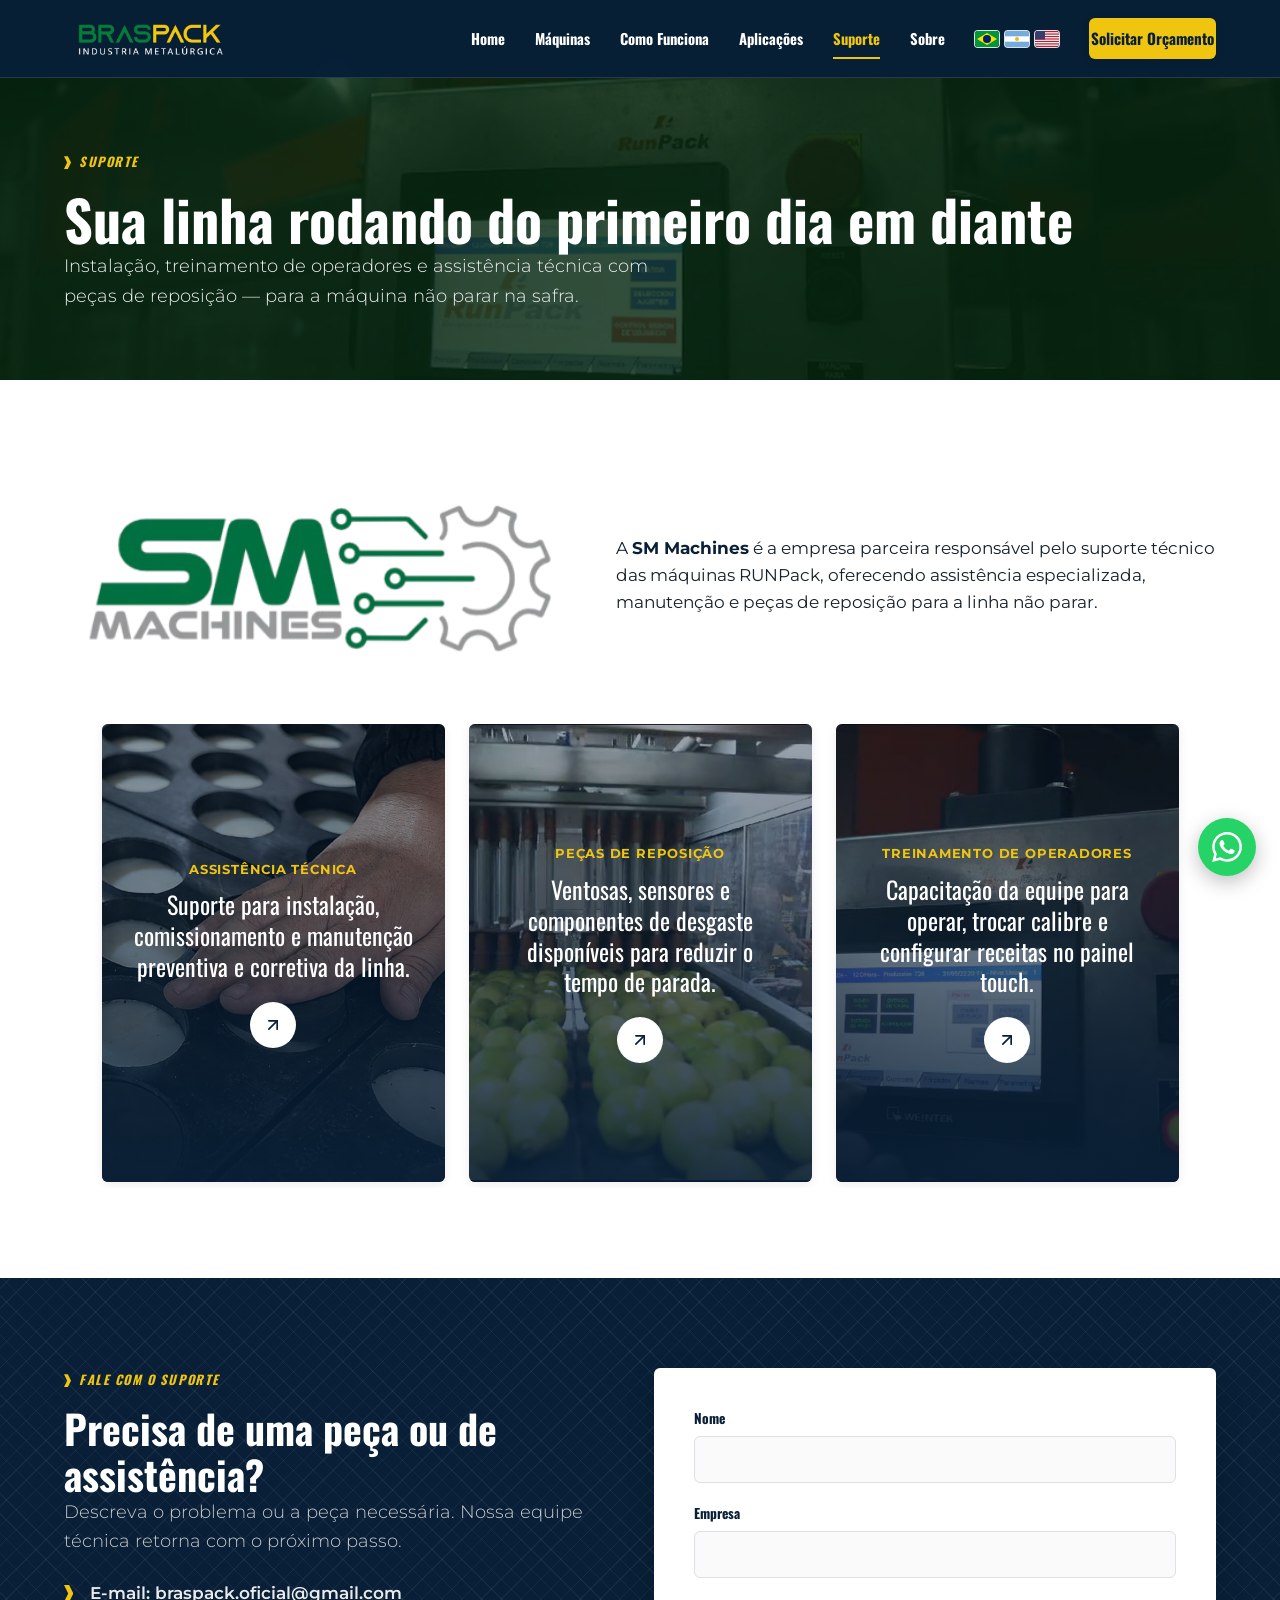
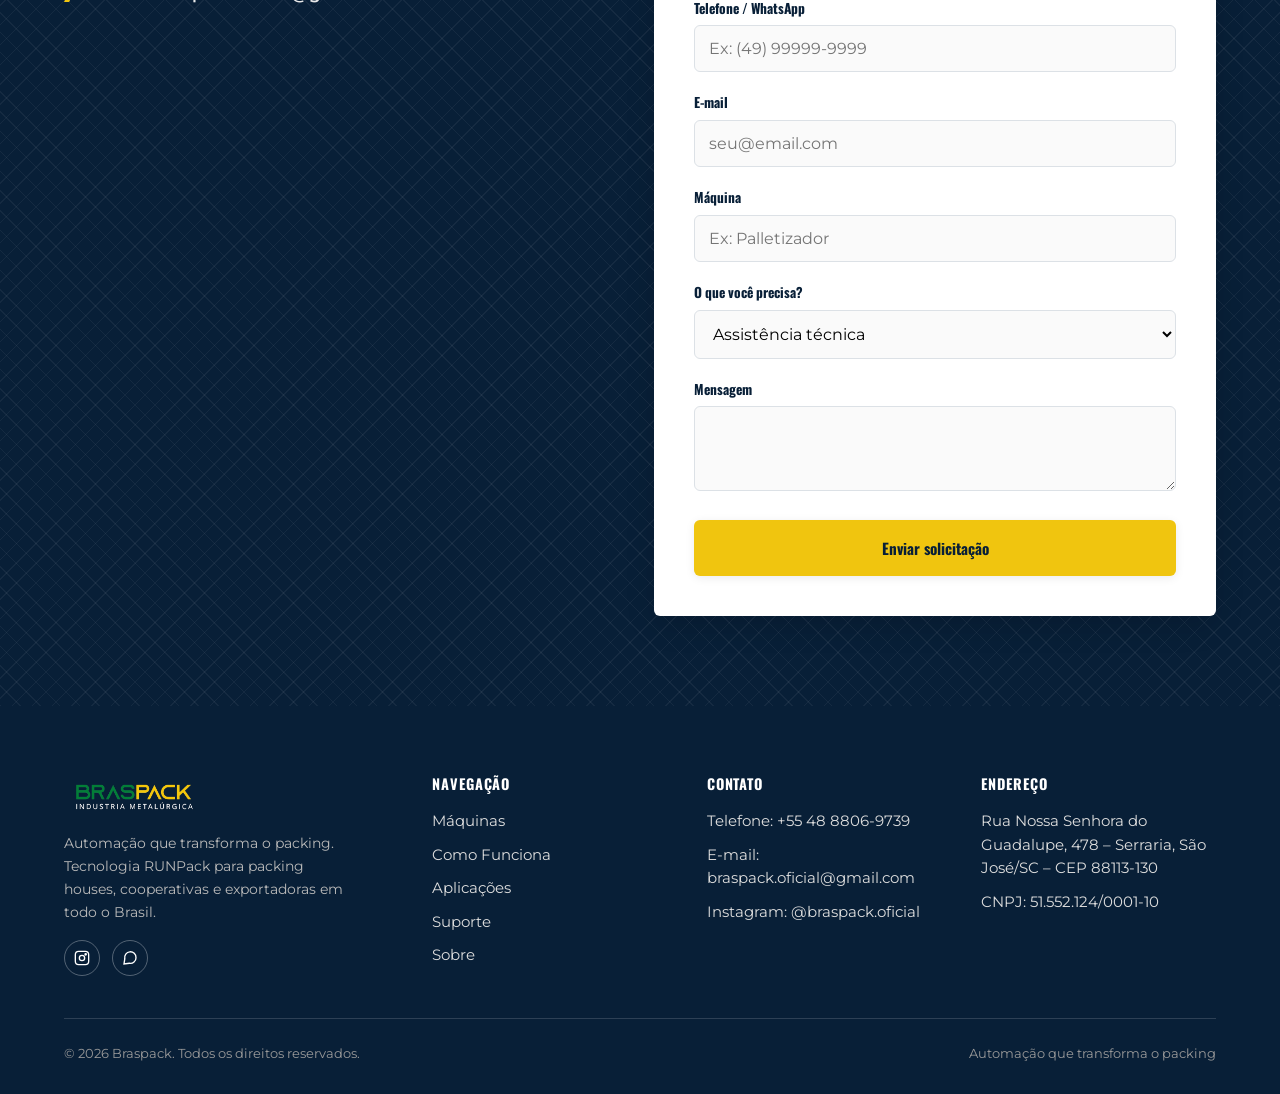
<file: suporte/index.html>
<!doctype html>
<html lang="pt-BR">
<head>
<meta charset="UTF-8">
<meta name="viewport" content="width=device-width, initial-scale=1.0">
<title>Suporte Técnico e Peças — Braspack</title>
<meta name="description" content="Assistência técnica, peças de reposição e treinamento de operadores para a tecnologia RUNPack da Braspack. Fale com nossa equipe de suporte.">
<link rel="icon" href="/assets/img/logo-braspack.svg?v=3" type="image/svg+xml">
<link rel="preconnect" href="https://fonts.googleapis.com">
<link rel="preconnect" href="https://fonts.gstatic.com" crossorigin>
<link href="https://fonts.googleapis.com/css2?family=Oswald:wght@500;600;700&family=Montserrat:wght@300;400;600;700&display=swap" rel="stylesheet">
<link rel="stylesheet" href="/assets/css/style.css?v=114">
</head>
<body>

<header class="site-header">
  <div class="nav-wrap">
    <a href="/" class="brand"><img src="/assets/img/logo-braspack-header-v2.svg" alt="Braspack Indústria Metalúrgica"></a>
    <nav class="nav-links" id="navLinks">
      <a href="/">Home</a>
      <a href="/maquinas/">Máquinas</a>
      <a href="/como-funciona/">Como Funciona</a>
      <a href="/aplicacoes/">Aplicações</a>
      <a href="/suporte/" class="active">Suporte</a>
      <a href="/sobre/">Sobre</a>
      <div class="nav-flags">
        <span class="flag-icon" title="Brasil" aria-label="Brasil"><svg viewBox="0 0 24 16"><rect width="24" height="16" fill="#009739"></rect><polygon points="12,2 22,8 12,14 2,8" fill="#FEDD00"></polygon><circle cx="12" cy="8" r="4" fill="#012169"></circle></svg></span>
        <span class="flag-icon" title="Argentina" aria-label="Argentina"><svg viewBox="0 0 24 16"><rect width="24" height="16" fill="#fff"></rect><rect width="24" height="5.33" y="0" fill="#74ACDF"></rect><rect width="24" height="5.33" y="10.67" fill="#74ACDF"></rect><circle cx="12" cy="8" r="2" fill="#F6B40E"></circle></svg></span>
        <span class="flag-icon" title="Estados Unidos" aria-label="Estados Unidos"><svg viewBox="0 0 24 16"><rect width="24" height="16" fill="#B22234"></rect><rect width="24" height="1.23" y="1.23" fill="#fff"></rect><rect width="24" height="1.23" y="3.69" fill="#fff"></rect><rect width="24" height="1.23" y="6.15" fill="#fff"></rect><rect width="24" height="1.23" y="8.61" fill="#fff"></rect><rect width="24" height="1.23" y="11.07" fill="#fff"></rect><rect width="24" height="1.23" y="13.53" fill="#fff"></rect><rect width="10" height="8.6" fill="#3C3B6E"></rect></svg></span>
      </div>
      <a href="/contato/" class="btn btn-primary nav-cta">Solicitar Orçamento</a>
    </nav>
    <button class="nav-toggle" aria-label="Abrir menu" aria-expanded="false"><span></span></button>
  </div>
</header>

<main>

  <section class="page-hero on-video">
    <div class="page-hero-media">
      <video autoplay muted loop playsinline poster="/assets/img/hero-suporte-poster.jpg">
        <source src="/assets/video/hero-suporte.mp4" type="video/mp4">
      </video>
    </div>
    <div class="container reveal">
      <span class="eyebrow"><span class="chevron"></span> Suporte</span>
      <h1>Sua linha rodando do primeiro dia em diante</h1>
      <p class="lede">Instalação, treinamento de operadores e assistência técnica com peças de reposição — para a máquina não parar na safra.</p>
    </div>
  </section>

  <section class="section on-white">
    <div class="container">
      <div class="sm-machines-block reveal">
        <a href="https://smmachines.com.br/#contato" target="_blank" rel="noopener" aria-label="Visitar site da SM Machines">
          <img src="/assets/img/logo-sm-machines.png" alt="SM Machines" class="sm-machines-logo">
        </a>
        <p class="sm-machines-text">A <strong>SM Machines</strong> é a empresa parceira responsável pelo suporte técnico das máquinas RUNPack, oferecendo assistência especializada, manutenção e peças de reposição para a linha não parar.</p>
      </div>
      <div class="pillars-carousel-wrap reveal">
        <div class="pillars-carousel">
          <a href="/contato/" class="pillar-slide" style="background-image:url('/assets/img/calibre-troca.jpg?v=2')">
            <span class="pillar-slide-overlay"></span>
            <span class="pillar-slide-body">
              <span class="pillar-slide-cat">Assistência técnica</span>
              <span class="pillar-slide-title">Suporte para instalação, comissionamento e manutenção preventiva e corretiva da linha.</span>
            </span>
            <span class="pillar-slide-btn" aria-hidden="true"><svg viewBox="0 0 24 24" fill="none" stroke="currentColor" stroke-width="2" stroke-linecap="round" stroke-linejoin="round"><line x1="7" y1="17" x2="17" y2="7"></line><polyline points="7 7 17 7 17 17"></polyline></svg></span>
          </a>
          <a href="/contato/" class="pillar-slide" style="background-image:url('/assets/img/etapa-encaixotamento.jpg')">
            <span class="pillar-slide-overlay"></span>
            <span class="pillar-slide-body">
              <span class="pillar-slide-cat">Peças de reposição</span>
              <span class="pillar-slide-title">Ventosas, sensores e componentes de desgaste disponíveis para reduzir o tempo de parada.</span>
            </span>
            <span class="pillar-slide-btn" aria-hidden="true"><svg viewBox="0 0 24 24" fill="none" stroke="currentColor" stroke-width="2" stroke-linecap="round" stroke-linejoin="round"><line x1="7" y1="17" x2="17" y2="7"></line><polyline points="7 7 17 7 17 17"></polyline></svg></span>
          </a>
          <a href="/contato/" class="pillar-slide" style="background-image:url('/assets/img/etapa-painel.jpg')">
            <span class="pillar-slide-overlay"></span>
            <span class="pillar-slide-body">
              <span class="pillar-slide-cat">Treinamento de operadores</span>
              <span class="pillar-slide-title">Capacitação da equipe para operar, trocar calibre e configurar receitas no painel touch.</span>
            </span>
            <span class="pillar-slide-btn" aria-hidden="true"><svg viewBox="0 0 24 24" fill="none" stroke="currentColor" stroke-width="2" stroke-linecap="round" stroke-linejoin="round"><line x1="7" y1="17" x2="17" y2="7"></line><polyline points="7 7 17 7 17 17"></polyline></svg></span>
          </a>
        </div>
      </div>
    </div>
  </section>

  <section class="section on-grey tx-dots">
    <div class="container">
      <div class="grid-2" style="align-items:start">
        <div class="reveal">
          <span class="eyebrow"><span class="chevron"></span> Fale com o suporte</span>
          <h2>Precisa de uma peça ou de assistência?</h2>
          <p class="lede">Descreva o problema ou a peça necessária. Nossa equipe técnica retorna com o próximo passo.</p>
          <ul style="margin-top:24px">
            <li class="spec-item"><span class="chevron"></span> E-mail: braspack.oficial@gmail.com</li>
          </ul>
        </div>
        <form class="form-card reveal" data-sheet="Suporte">
          <div class="form-row">
            <label for="nome">Nome</label>
            <input type="text" id="nome" name="nome" required>
          </div>
          <div class="form-row">
            <label for="empresa">Empresa</label>
            <input type="text" id="empresa" name="empresa" required>
          </div>
          <div class="form-row">
            <label for="telefone">Telefone / WhatsApp</label>
            <input type="tel" id="telefone" name="telefone" placeholder="Ex: (49) 99999-9999" required>
          </div>
          <div class="form-row">
            <label for="email">E-mail</label>
            <input type="email" id="email" name="email" placeholder="seu@email.com">
          </div>
          <div class="form-row">
            <label for="maquina">Máquina</label>
            <input type="text" id="maquina" name="maquina" placeholder="Ex: Palletizador">
          </div>
          <div class="form-row">
            <label for="assunto">O que você precisa?</label>
            <select id="assunto" name="assunto">
              <option>Assistência técnica</option>
              <option>Peça de reposição</option>
              <option>Treinamento de operadores</option>
              <option>Outro</option>
            </select>
          </div>
          <div class="form-row">
            <label for="mensagem">Mensagem</label>
            <textarea id="mensagem" name="mensagem" rows="3"></textarea>
          </div>
          <button type="submit" class="btn btn-primary btn-block">Enviar solicitação</button>
        </form>
      </div>
    </div>
  </section>

</main>

<footer class="site-footer">
  <div class="container">
    <div class="footer-grid">
      <div class="footer-brand">
        <img src="/assets/img/logo-braspack-header-v2.svg" alt="Braspack Indústria Metalúrgica">
        <p>Automação que transforma o packing. Tecnologia RUNPack para packing houses, cooperativas e exportadoras em todo o Brasil.</p>
        <div class="social-row">
          <a href="https://instagram.com/braspack.oficial" target="_blank" rel="noopener" aria-label="Instagram da Braspack"><svg viewBox="0 0 24 24" fill="none" stroke="currentColor" stroke-width="2"><rect x="2" y="2" width="20" height="20" rx="5"></rect><circle cx="12" cy="12" r="4"></circle><circle cx="17.5" cy="6.5" r="1"></circle></svg></a>
          <a href="/contato/" aria-label="WhatsApp da Braspack"><svg viewBox="0 0 24 24" fill="none" stroke="currentColor" stroke-width="2"><path d="M21 11.5a8.4 8.4 0 0 1-9.9 8.4L3 21l1.2-8A8.5 8.5 0 1 1 21 11.5z"></path></svg></a>
        </div>
      </div>
      <div>
        <h4>Navegação</h4>
        <ul>
          <li><a href="/maquinas/">Máquinas</a></li>
          <li><a href="/como-funciona/">Como Funciona</a></li>
          <li><a href="/aplicacoes/">Aplicações</a></li>
          <li><a href="/suporte/">Suporte</a></li>
          <li><a href="/sobre/">Sobre</a></li>
        </ul>
      </div>
      <div>
        <h4>Contato</h4>
        <ul>
          <li>Telefone: +55 48 8806-9739</li>
          <li>E-mail: braspack.oficial@gmail.com</li>
          <li>Instagram: @braspack.oficial</li>
        </ul>
      </div>
      <div>
        <h4>Endereço</h4>
        <ul>
          <li>Rua Nossa Senhora do Guadalupe, 478 – Serraria, São José/SC – CEP 88113-130</li>
          <li>CNPJ: 51.552.124/0001-10</li>
        </ul>
      </div>
    </div>
    <div class="footer-bottom">
      <span>© 2026 Braspack. Todos os direitos reservados.</span>
      <span>Automação que transforma o packing</span>
    </div>
  </div>
</footer>

<a href="https://wa.me/554888069739" class="whatsapp-float" aria-label="Falar no WhatsApp" title="Falar no WhatsApp" target="_blank" rel="noopener">
  <svg viewBox="0 0 24 24" aria-hidden="true"><path d="M17.472 14.382c-.297-.149-1.758-.867-2.03-.967-.273-.099-.471-.148-.67.15-.197.297-.767.966-.94 1.164-.173.199-.347.223-.644.075-.297-.15-1.255-.463-2.39-1.475-.883-.788-1.48-1.761-1.653-2.059-.173-.297-.018-.458.13-.606.134-.133.298-.347.446-.52.149-.174.198-.298.298-.497.099-.198.05-.371-.025-.52-.075-.149-.669-1.612-.916-2.207-.242-.579-.487-.5-.669-.51-.173-.008-.371-.01-.57-.01-.198 0-.52.074-.792.372-.272.297-1.04 1.016-1.04 2.479 0 1.462 1.065 2.875 1.213 3.074.149.198 2.096 3.2 5.077 4.487.709.306 1.262.489 1.694.625.712.227 1.36.195 1.871.118.571-.085 1.758-.719 2.006-1.413.248-.694.248-1.29.173-1.414-.074-.124-.272-.198-.57-.347m-5.421 7.403h-.004a9.87 9.87 0 0 1-5.031-1.378l-.361-.214-3.741.982.998-3.648-.235-.374a9.86 9.86 0 0 1-1.51-5.26c.001-5.45 4.436-9.884 9.888-9.884 2.64 0 5.122 1.03 6.988 2.898a9.825 9.825 0 0 1 2.893 6.994c-.003 5.45-4.437 9.884-9.885 9.884m8.413-18.297A11.815 11.815 0 0 0 12.05 0C5.495 0 .16 5.335.157 11.892c0 2.096.547 4.142 1.588 5.945L.057 24l6.305-1.654a11.882 11.882 0 0 0 5.683 1.448h.005c6.554 0 11.89-5.335 11.893-11.893a11.821 11.821 0 0 0-3.48-8.413"></path></svg>
</a>

<script src="/assets/js/quote-form.js?v=3"></script>
<script src="/assets/js/main.js?v=19"></script>
</body>
</html>
</file>
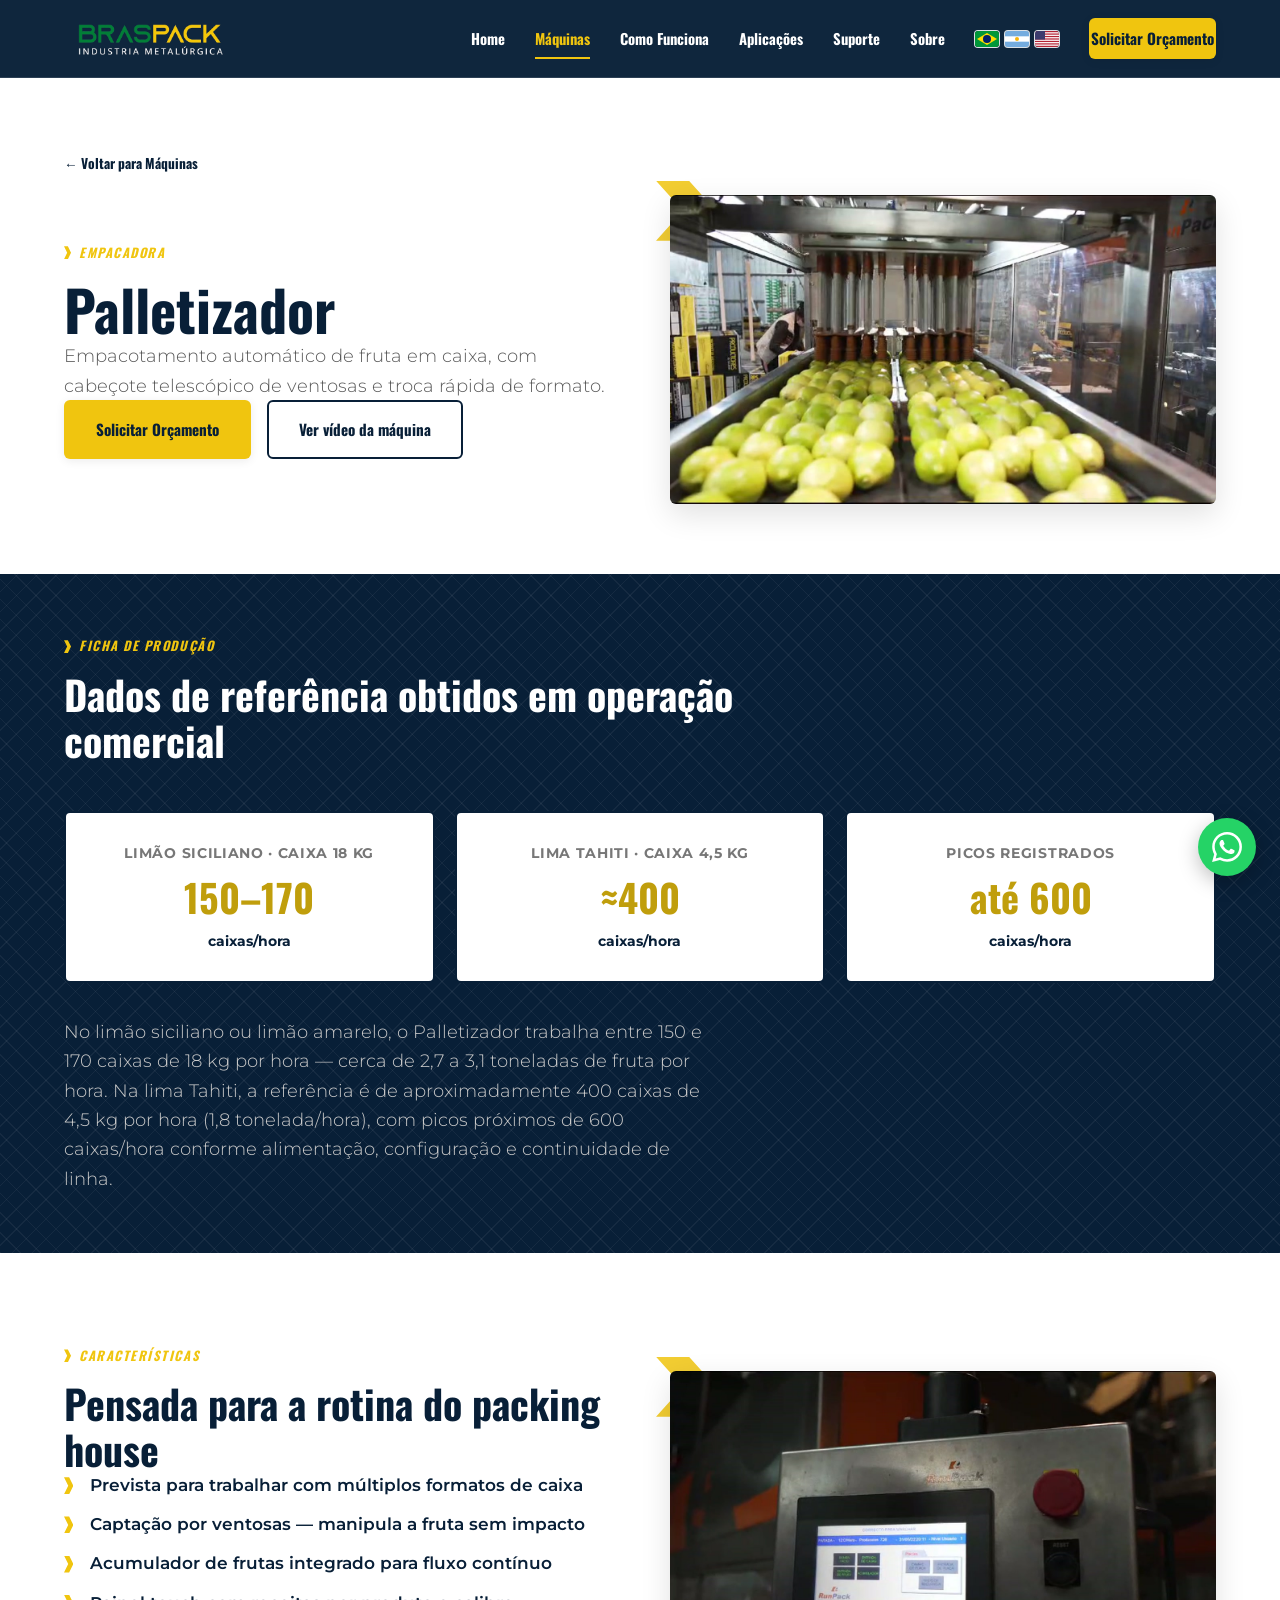
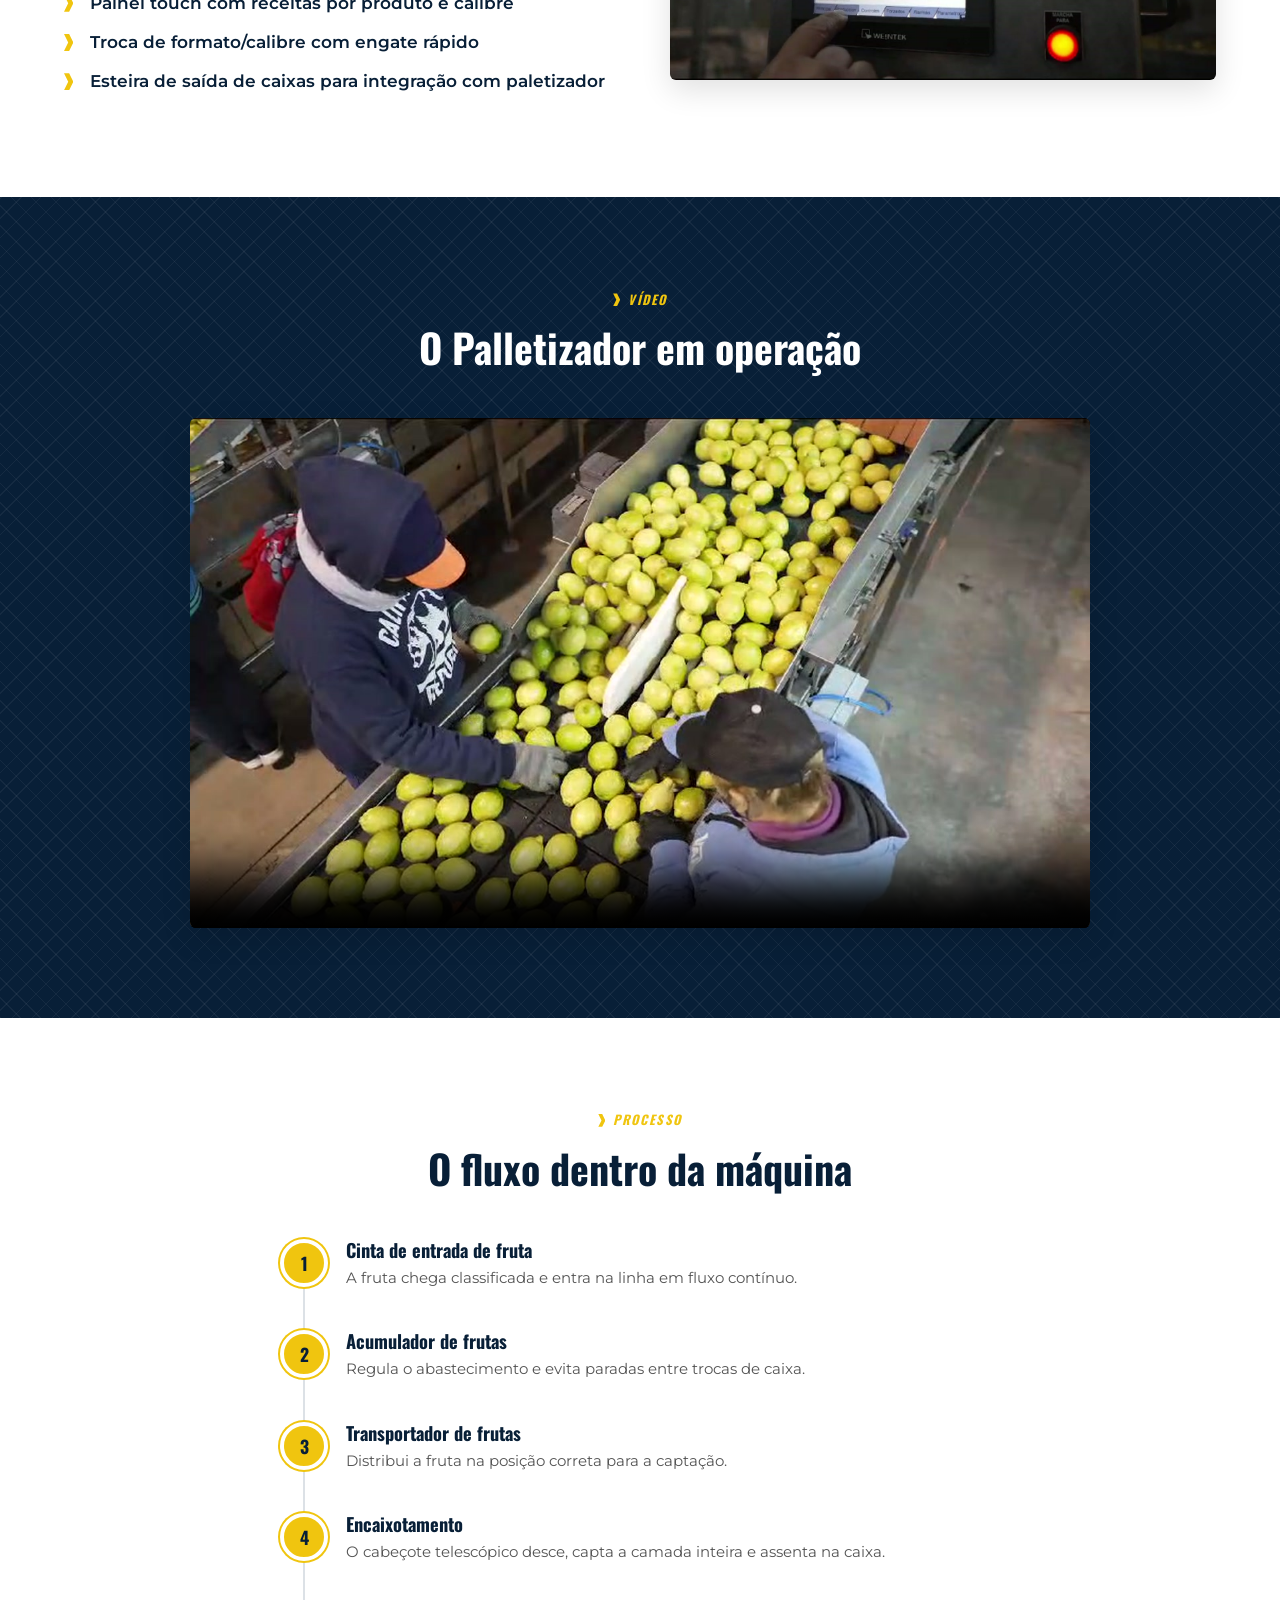
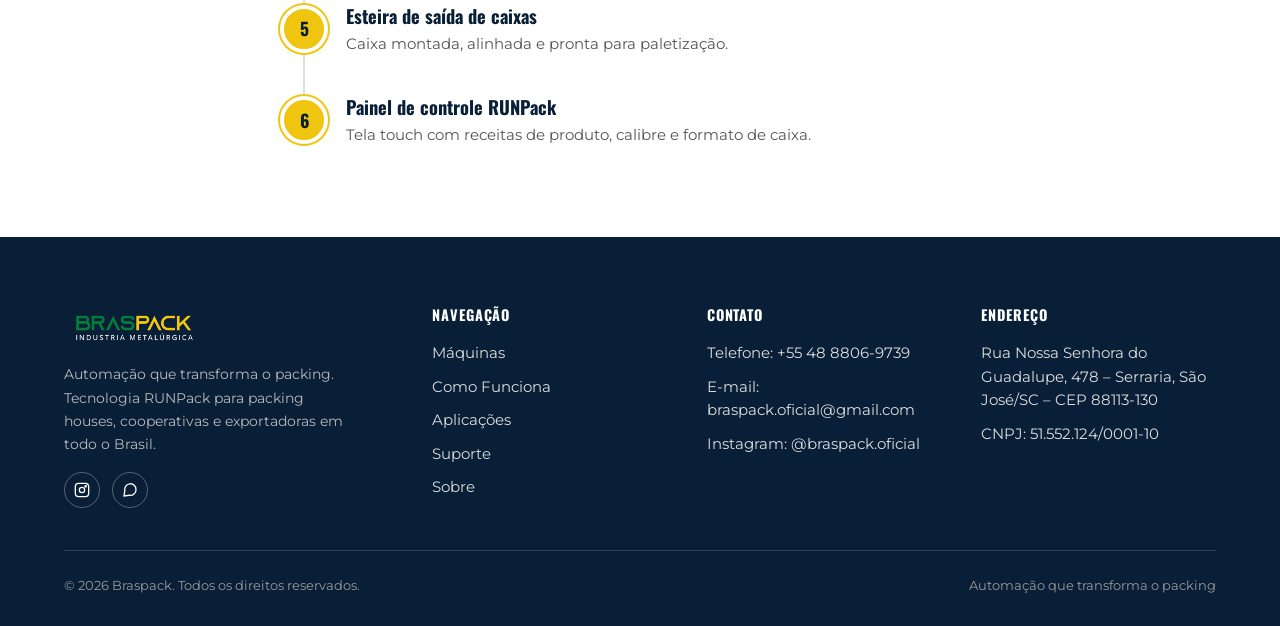
<file: maquinas/palletizador/index.html>
<!doctype html>
<html lang="pt-BR">
<head>
<meta charset="UTF-8">
<meta name="viewport" content="width=device-width, initial-scale=1.0">
<title>Palletizador — Braspack</title>
<meta name="description" content="Palletizador: tecnologia RUNPack da Braspack, até 600 caixas/hora em picos, captação por ventosas sem impacto na fruta e troca rápida de formato/calibre. Solicite um orçamento.">
<link rel="icon" href="/assets/img/logo-braspack.svg?v=3" type="image/svg+xml">
<link rel="preconnect" href="https://fonts.googleapis.com">
<link rel="preconnect" href="https://fonts.gstatic.com" crossorigin>
<link href="https://fonts.googleapis.com/css2?family=Oswald:wght@500;600;700&family=Montserrat:wght@300;400;600;700&display=swap" rel="stylesheet">
<link rel="stylesheet" href="/assets/css/style.css?v=114">
<script type="application/ld+json">
{
  "@context": "https://schema.org",
  "@type": "Product",
  "name": "Palletizador",
  "brand": { "@type": "Brand", "name": "Braspack" },
  "description": "Empacadora automática de fruta em caixa com cabeçote telescópico de ventosas e troca rápida de formato/calibre, tecnologia RUNPack. Produção de até 600 caixas/hora em picos.",
  "image": "/assets/img/etapa-encaixotamento.jpg"
}
</script>
</head>
<body>

<header class="site-header">
  <div class="nav-wrap">
    <a href="/" class="brand"><img src="/assets/img/logo-braspack-header-v2.svg" alt="Braspack Indústria Metalúrgica"></a>
    <nav class="nav-links" id="navLinks">
      <a href="/">Home</a>
      <a href="/maquinas/" class="active">Máquinas</a>
      <a href="/como-funciona/">Como Funciona</a>
      <a href="/aplicacoes/">Aplicações</a>
      <a href="/suporte/">Suporte</a>
      <a href="/sobre/">Sobre</a>
      <div class="nav-flags">
        <span class="flag-icon" title="Brasil" aria-label="Brasil"><svg viewBox="0 0 24 16"><rect width="24" height="16" fill="#009739"></rect><polygon points="12,2 22,8 12,14 2,8" fill="#FEDD00"></polygon><circle cx="12" cy="8" r="4" fill="#012169"></circle></svg></span>
        <span class="flag-icon" title="Argentina" aria-label="Argentina"><svg viewBox="0 0 24 16"><rect width="24" height="16" fill="#fff"></rect><rect width="24" height="5.33" y="0" fill="#74ACDF"></rect><rect width="24" height="5.33" y="10.67" fill="#74ACDF"></rect><circle cx="12" cy="8" r="2" fill="#F6B40E"></circle></svg></span>
        <span class="flag-icon" title="Estados Unidos" aria-label="Estados Unidos"><svg viewBox="0 0 24 16"><rect width="24" height="16" fill="#B22234"></rect><rect width="24" height="1.23" y="1.23" fill="#fff"></rect><rect width="24" height="1.23" y="3.69" fill="#fff"></rect><rect width="24" height="1.23" y="6.15" fill="#fff"></rect><rect width="24" height="1.23" y="8.61" fill="#fff"></rect><rect width="24" height="1.23" y="11.07" fill="#fff"></rect><rect width="24" height="1.23" y="13.53" fill="#fff"></rect><rect width="10" height="8.6" fill="#3C3B6E"></rect></svg></span>
      </div>
      <a href="/contato/" class="btn btn-primary nav-cta">Solicitar Orçamento</a>
    </nav>
    <button class="nav-toggle" aria-label="Abrir menu" aria-expanded="false"><span></span></button>
  </div>
</header>

<main>

  <!-- CABEÇALHO -->
  <section class="page-hero on-white">
    <div class="container">
      <a href="/maquinas/" class="back-link">← Voltar para Máquinas</a>
      <div class="split reveal">
        <div>
          <span class="eyebrow"><span class="chevron"></span> Empacadora</span>
          <h1>Palletizador</h1>
          <p class="lede">Empacotamento automático de fruta em caixa, com cabeçote telescópico de ventosas e troca rápida de formato.</p>
          <div class="hero-ctas">
            <a href="/contato/" class="btn btn-primary">Solicitar Orçamento</a>
            <a href="#video" class="btn btn-outline on-light">Ver vídeo da máquina</a>
          </div>
        </div>
        <div class="split-media">
          <img src="/assets/img/etapa-encaixotamento.jpg" alt="Cabeçote telescópico do Palletizador captando camada de frutas" loading="lazy">
        </div>
      </div>
    </div>
  </section>

  <!-- FICHA DE PRODUÇÃO -->
  <section class="section on-grey tight">
    <div class="container">
      <div class="section-head reveal">
        <span class="eyebrow"><span class="chevron"></span> Ficha de produção</span>
        <h2>Dados de referência obtidos em operação comercial</h2>
      </div>
      <div class="spec-highlight spec-highlight-3 reveal">
        <div class="spec-box">
          <span class="spec-config">Limão siciliano · caixa 18 kg</span>
          <span class="spec-num">150–170</span>
          <span class="spec-unit">caixas/hora</span>
        </div>
        <div class="spec-box">
          <span class="spec-config">Lima Tahiti · caixa 4,5 kg</span>
          <span class="spec-num">≈400</span>
          <span class="spec-unit">caixas/hora</span>
        </div>
        <div class="spec-box">
          <span class="spec-config">Picos registrados</span>
          <span class="spec-num">até 600</span>
          <span class="spec-unit">caixas/hora</span>
        </div>
      </div>
      <p class="lede">No limão siciliano ou limão amarelo, o Palletizador trabalha entre 150 e 170 caixas de 18 kg por hora — cerca de 2,7 a 3,1 toneladas de fruta por hora. Na lima Tahiti, a referência é de aproximadamente 400 caixas de 4,5 kg por hora (1,8 tonelada/hora), com picos próximos de 600 caixas/hora conforme alimentação, configuração e continuidade de linha.</p>
    </div>
  </section>

  <!-- CARACTERÍSTICAS -->
  <section class="section on-white">
    <div class="container">
      <div class="split reverse">
        <div class="split-media reveal">
          <img src="/assets/img/etapa-painel.jpg" alt="Painel touch do Palletizador com receitas de produto" loading="lazy">
        </div>
        <div class="reveal">
          <span class="eyebrow"><span class="chevron"></span> Características</span>
          <h2>Pensada para a rotina do packing house</h2>
          <ul>
            <li class="spec-item"><span class="chevron"></span> Prevista para trabalhar com múltiplos formatos de caixa</li>
            <li class="spec-item"><span class="chevron"></span> Captação por ventosas — manipula a fruta sem impacto</li>
            <li class="spec-item"><span class="chevron"></span> Acumulador de frutas integrado para fluxo contínuo</li>
            <li class="spec-item"><span class="chevron"></span> Painel touch com receitas por produto e calibre</li>
            <li class="spec-item"><span class="chevron"></span> Troca de formato/calibre com engate rápido</li>
            <li class="spec-item"><span class="chevron"></span> Esteira de saída de caixas para integração com paletizador</li>
          </ul>
        </div>
      </div>
    </div>
  </section>

  <!-- VÍDEO COMPLETO -->
  <section id="video" class="section on-grey tx-hatch">
    <div class="container">
      <div class="section-head center reveal">
        <span class="eyebrow" style="justify-content:center;width:100%"><span class="chevron"></span> Vídeo</span>
        <h2>O Palletizador em operação</h2>
      </div>
      <div class="reveal" style="max-width:900px;margin:0 auto;border-radius:var(--radius);overflow:hidden;box-shadow:var(--shadow-md)">
        <video controls preload="none" poster="/assets/img/hero-poster.jpg" style="width:100%;display:block;background:#000">
          <source src="/assets/video/telescopica-rpe-completo.mp4" type="video/mp4">
        </video>
      </div>
    </div>
  </section>

  <!-- FLUXO DENTRO DA MÁQUINA -->
  <section class="section on-white">
    <div class="container">
      <div class="section-head center reveal">
        <span class="eyebrow" style="justify-content:center;width:100%"><span class="chevron"></span> Processo</span>
        <h2>O fluxo dentro da máquina</h2>
      </div>
      <div class="timeline reveal">
        <div class="timeline-item">
          <span class="tl-num">1</span>
          <h3>Cinta de entrada de fruta</h3>
          <p>A fruta chega classificada e entra na linha em fluxo contínuo.</p>
        </div>
        <div class="timeline-item">
          <span class="tl-num">2</span>
          <h3>Acumulador de frutas</h3>
          <p>Regula o abastecimento e evita paradas entre trocas de caixa.</p>
        </div>
        <div class="timeline-item">
          <span class="tl-num">3</span>
          <h3>Transportador de frutas</h3>
          <p>Distribui a fruta na posição correta para a captação.</p>
        </div>
        <div class="timeline-item">
          <span class="tl-num">4</span>
          <h3>Encaixotamento</h3>
          <p>O cabeçote telescópico desce, capta a camada inteira e assenta na caixa.</p>
        </div>
        <div class="timeline-item">
          <span class="tl-num">5</span>
          <h3>Esteira de saída de caixas</h3>
          <p>Caixa montada, alinhada e pronta para paletização.</p>
        </div>
        <div class="timeline-item">
          <span class="tl-num">6</span>
          <h3>Painel de controle RUNPack</h3>
          <p>Tela touch com receitas de produto, calibre e formato de caixa.</p>
        </div>
      </div>
    </div>
  </section>

</main>

<footer class="site-footer">
  <div class="container">
    <div class="footer-grid">
      <div class="footer-brand">
        <img src="/assets/img/logo-braspack-header-v2.svg" alt="Braspack Indústria Metalúrgica">
        <p>Automação que transforma o packing. Tecnologia RUNPack para packing houses, cooperativas e exportadoras em todo o Brasil.</p>
        <div class="social-row">
          <a href="https://instagram.com/braspack.oficial" target="_blank" rel="noopener" aria-label="Instagram da Braspack"><svg viewBox="0 0 24 24" fill="none" stroke="currentColor" stroke-width="2"><rect x="2" y="2" width="20" height="20" rx="5"></rect><circle cx="12" cy="12" r="4"></circle><circle cx="17.5" cy="6.5" r="1"></circle></svg></a>
          <a href="/contato/" aria-label="WhatsApp da Braspack"><svg viewBox="0 0 24 24" fill="none" stroke="currentColor" stroke-width="2"><path d="M21 11.5a8.4 8.4 0 0 1-9.9 8.4L3 21l1.2-8A8.5 8.5 0 1 1 21 11.5z"></path></svg></a>
        </div>
      </div>
      <div>
        <h4>Navegação</h4>
        <ul>
          <li><a href="/maquinas/">Máquinas</a></li>
          <li><a href="/como-funciona/">Como Funciona</a></li>
          <li><a href="/aplicacoes/">Aplicações</a></li>
          <li><a href="/suporte/">Suporte</a></li>
          <li><a href="/sobre/">Sobre</a></li>
        </ul>
      </div>
      <div>
        <h4>Contato</h4>
        <ul>
          <li>Telefone: +55 48 8806-9739</li>
          <li>E-mail: braspack.oficial@gmail.com</li>
          <li>Instagram: @braspack.oficial</li>
        </ul>
      </div>
      <div>
        <h4>Endereço</h4>
        <ul>
          <li>Rua Nossa Senhora do Guadalupe, 478 – Serraria, São José/SC – CEP 88113-130</li>
          <li>CNPJ: 51.552.124/0001-10</li>
        </ul>
      </div>
    </div>
    <div class="footer-bottom">
      <span>© 2026 Braspack. Todos os direitos reservados.</span>
      <span>Automação que transforma o packing</span>
    </div>
  </div>
</footer>

<a href="https://wa.me/554888069739" class="whatsapp-float" aria-label="Falar no WhatsApp" title="Falar no WhatsApp" target="_blank" rel="noopener">
  <svg viewBox="0 0 24 24" aria-hidden="true"><path d="M17.472 14.382c-.297-.149-1.758-.867-2.03-.967-.273-.099-.471-.148-.67.15-.197.297-.767.966-.94 1.164-.173.199-.347.223-.644.075-.297-.15-1.255-.463-2.39-1.475-.883-.788-1.48-1.761-1.653-2.059-.173-.297-.018-.458.13-.606.134-.133.298-.347.446-.52.149-.174.198-.298.298-.497.099-.198.05-.371-.025-.52-.075-.149-.669-1.612-.916-2.207-.242-.579-.487-.5-.669-.51-.173-.008-.371-.01-.57-.01-.198 0-.52.074-.792.372-.272.297-1.04 1.016-1.04 2.479 0 1.462 1.065 2.875 1.213 3.074.149.198 2.096 3.2 5.077 4.487.709.306 1.262.489 1.694.625.712.227 1.36.195 1.871.118.571-.085 1.758-.719 2.006-1.413.248-.694.248-1.29.173-1.414-.074-.124-.272-.198-.57-.347m-5.421 7.403h-.004a9.87 9.87 0 0 1-5.031-1.378l-.361-.214-3.741.982.998-3.648-.235-.374a9.86 9.86 0 0 1-1.51-5.26c.001-5.45 4.436-9.884 9.888-9.884 2.64 0 5.122 1.03 6.988 2.898a9.825 9.825 0 0 1 2.893 6.994c-.003 5.45-4.437 9.884-9.885 9.884m8.413-18.297A11.815 11.815 0 0 0 12.05 0C5.495 0 .16 5.335.157 11.892c0 2.096.547 4.142 1.588 5.945L.057 24l6.305-1.654a11.882 11.882 0 0 0 5.683 1.448h.005c6.554 0 11.89-5.335 11.893-11.893a11.821 11.821 0 0 0-3.48-8.413"></path></svg>
</a>

<script src="/assets/js/main.js?v=19"></script>
</body>
</html>
</file>
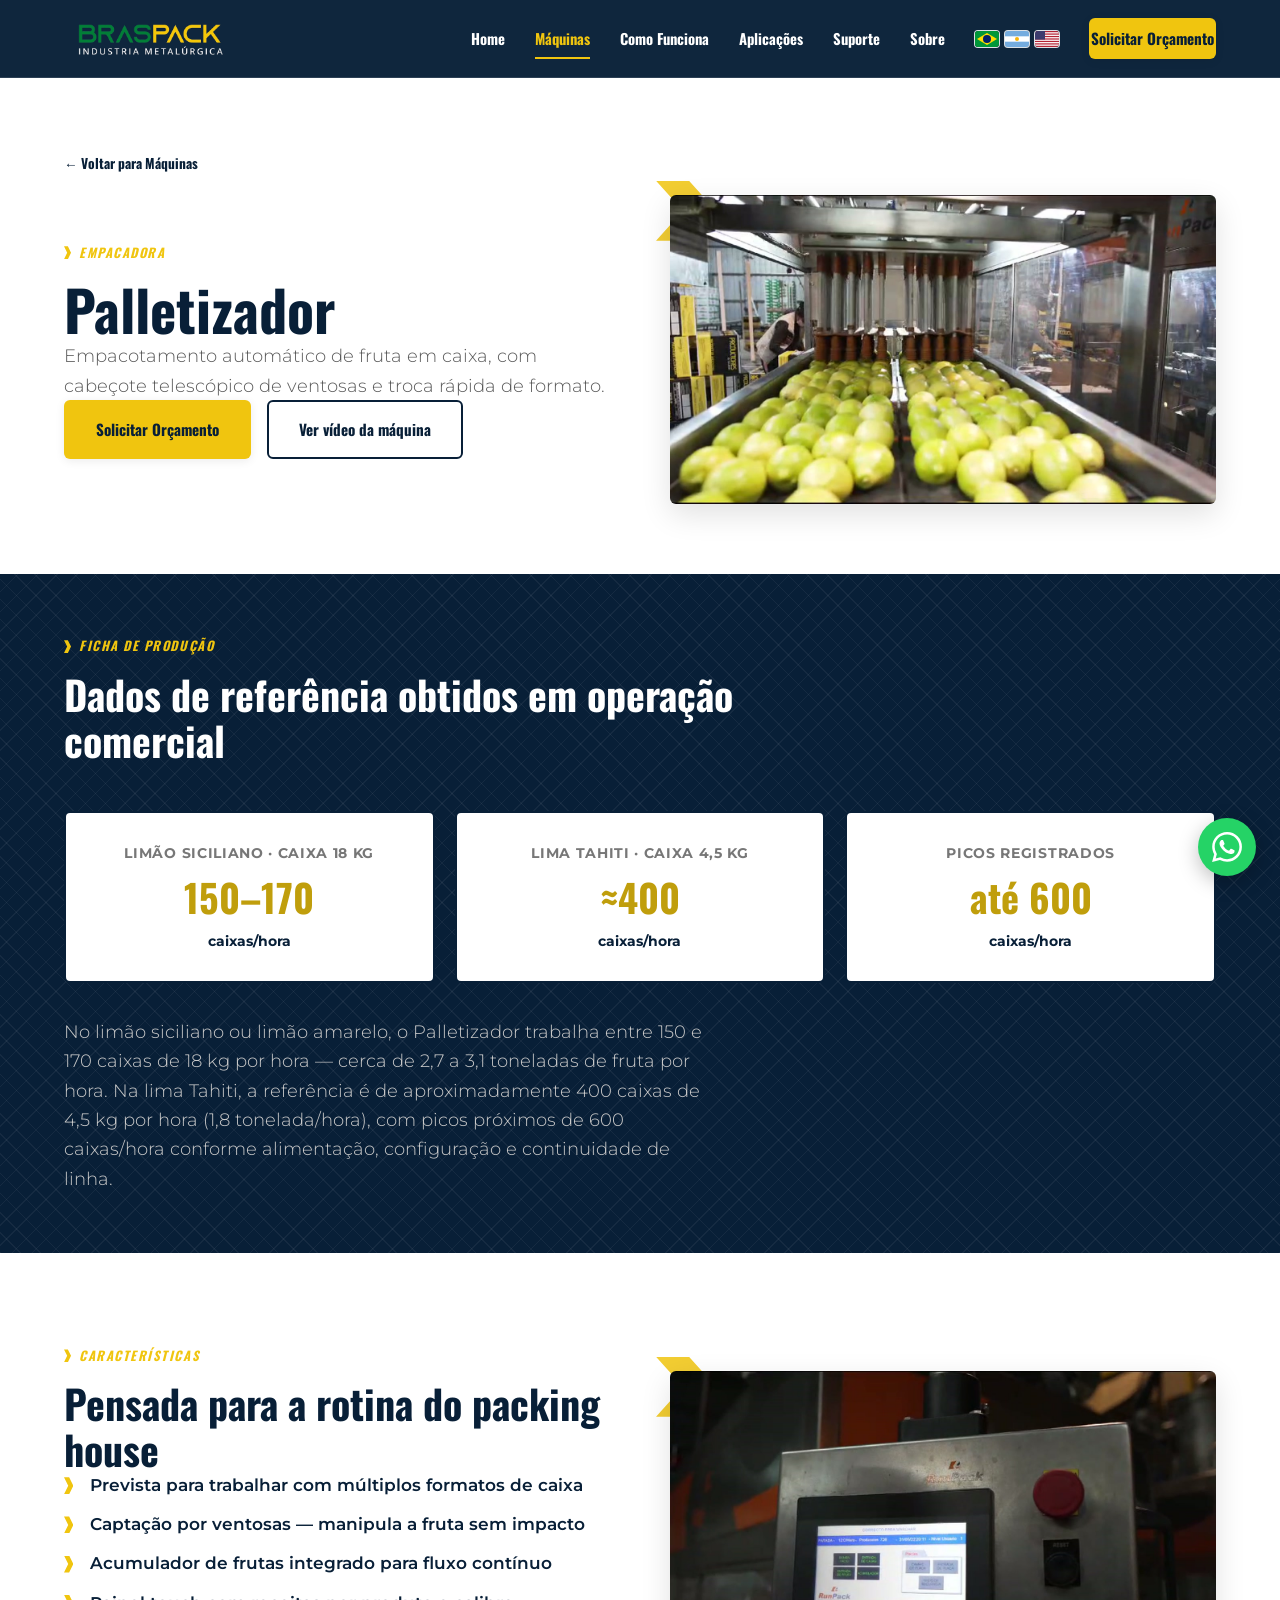
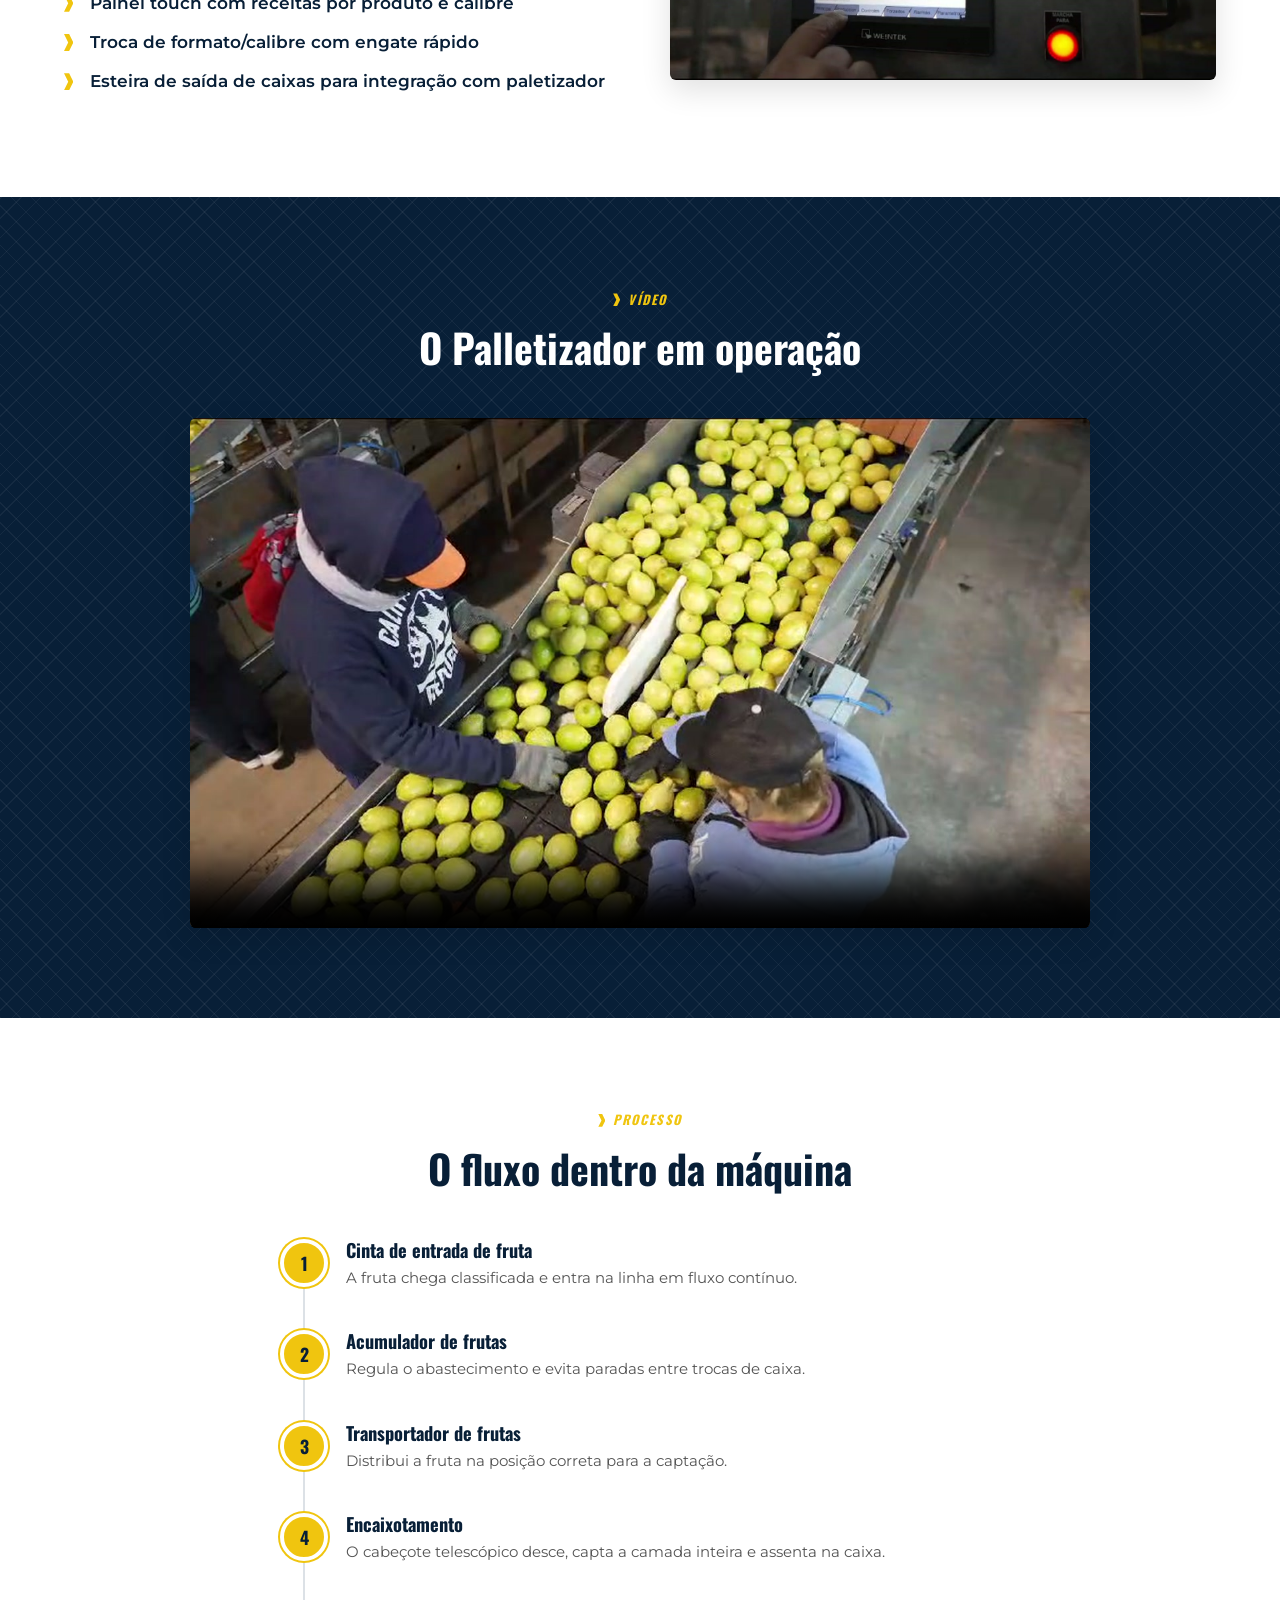
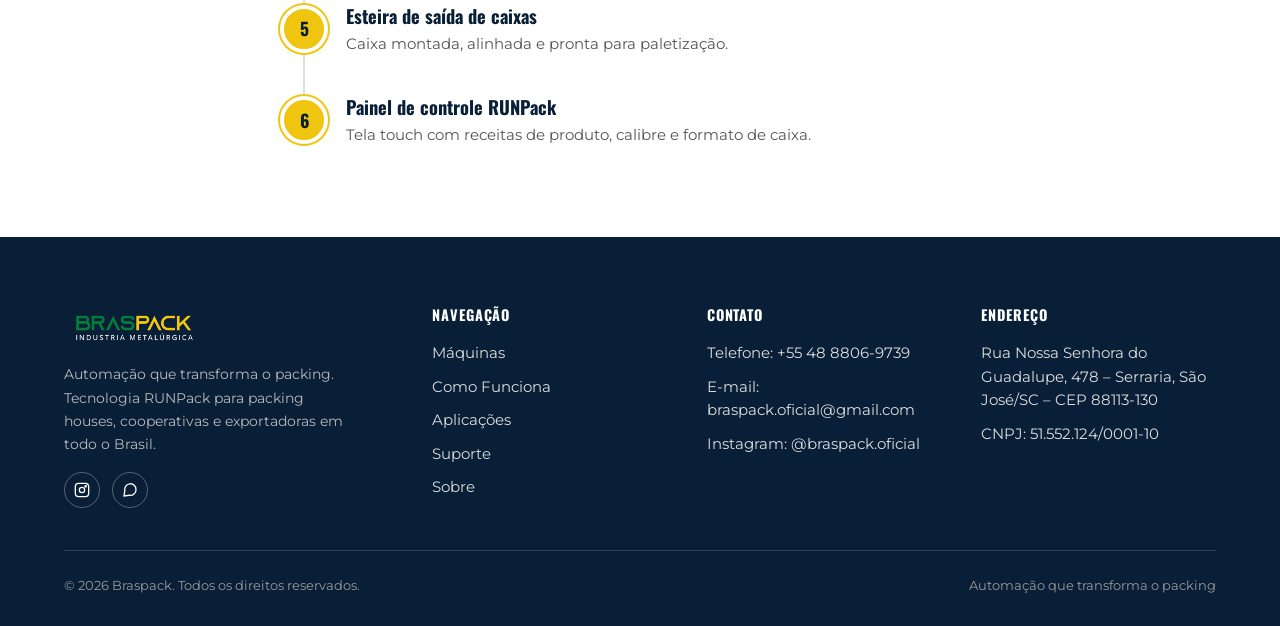
<file: maquinas/telescopica-rpe/index.html>
<!DOCTYPE html>
<html lang="pt-BR">
<head>
<meta charset="utf-8">
<title>Palletizador — Braspack</title>
<meta name="robots" content="noindex">
<link rel="canonical" href="/maquinas/palletizador/">
<meta http-equiv="refresh" content="0; url=/maquinas/palletizador/">
<script>location.replace('/maquinas/palletizador/' + location.search + location.hash);</script>
</head>
<body>
<p>Esta página mudou de endereço: <a href="/maquinas/palletizador/">/maquinas/palletizador/</a></p>
</body>
</html>
</file>
<file: assets/css/style.css>
/* ============================================================
   BRASPACK — Design tokens
   ============================================================ */
:root {
  --primary-green: #0B6E2D;
  --primary-green-dark: #084F20;
  --primary-green-bright: #1EB854;
  --primary-navy: #081F37;
  --secondary-light-grey: #DCE1E6;
  --background-grey: #EDF1F4;
  --background-white: #FFFFFF;
  --accent-yellow: #F0C50F;
  --accent-yellow-hover: #C09E0C;
  --accent-yellow-text: #F0C50F;
  --ink: #16202A;
  --dark-section: #081F37;

  --font-title: "Oswald", sans-serif;
  --font-body: "Montserrat", sans-serif;

  --container: 1200px;
  --radius: 6px;
  --shadow-sm: 0 2px 10px rgba(0,0,0,.08);
  --shadow-md: 0 10px 30px rgba(0,0,0,.12);
  --transition: .25s ease;
}

/* ============================================================
   Reset
   ============================================================ */
* { margin: 0; padding: 0; box-sizing: border-box; }
html { scroll-behavior: smooth; }
body {
  font-family: var(--font-body);
  color: var(--ink);
  background: var(--background-white);
  line-height: 1.6;
  font-size: 17px;
  overflow-x: hidden;
  cursor: url('/assets/img/cursor-arrow.png?v=3') 2 2, auto;
}
img { max-width: 100%; display: block; }
a { color: inherit; text-decoration: none; }
ul { list-style: none; }
button { font-family: inherit; cursor: pointer; }
.container {
  width: 100%;
  max-width: var(--container);
  margin: 0 auto;
  padding: 0 24px;
}
section { position: relative; }
:focus-visible {
  outline: 3px solid var(--accent-yellow);
  outline-offset: 2px;
}

/* ============================================================
   Typography
   ============================================================ */
h1, h2, h3, h4 {
  font-family: var(--font-title);
  font-weight: 700;
  color: var(--primary-navy);
  line-height: 1.15;
}
h1 { font-size: clamp(2.1rem, 4.5vw, 3.5rem); }
h2 { font-size: clamp(1.7rem, 3.2vw, 2.5rem); }
h3 { font-size: 1.5rem; }
p { color: #545454; }
.eyebrow {
  display: inline-flex;
  align-items: center;
  gap: 8px;
  font-family: var(--font-title);
  font-weight: 700;
  font-style: italic;
  font-size: .8rem;
  letter-spacing: .12em;
  text-transform: uppercase;
  color: var(--accent-yellow-text);
  margin-bottom: 14px;
}
.lede {
  font-family: var(--font-body);
  font-weight: 300;
  font-size: 1.15rem;
  color: #5a5a5a;
  max-width: 640px;
}
.section-head { max-width: 720px; margin-bottom: 48px; }
.section-head.center { margin-inline: auto; text-align: center; }
strong { color: var(--primary-navy); }

/* ============================================================
   Chevron — assinatura visual da marca
   ============================================================ */
.chevron {
  display: inline-block;
  width: .55em;
  height: 1em;
  background: var(--accent-yellow);
  clip-path: polygon(0 0, 55% 0, 100% 50%, 55% 100%, 0 100%, 45% 50%);
  flex-shrink: 0;
}
.chevron-badge {
  display: inline-flex;
  align-items: center;
  gap: 10px;
  padding: 8px 16px 8px 22px;
  background: rgba(8,31,55,.88);
  color: #fff;
  font-family: var(--font-title);
  font-weight: 700;
  font-size: .78rem;
  letter-spacing: .05em;
  text-transform: uppercase;
  position: relative;
  clip-path: polygon(4% 0, 100% 0, 100% 100%, 4% 100%, 0 50%);
}
.divider-chevron {
  width: 46px;
  height: 30px;
  background: var(--accent-yellow);
  clip-path: polygon(0 0, 60% 0, 100% 50%, 60% 100%, 0 100%, 30% 50%);
  margin: 0 auto 20px;
}
li.spec-item { position: relative; padding-left: 26px; margin-bottom: 12px; color: var(--primary-navy); font-weight: 600; }
li.spec-item .chevron { position: absolute; left: 0; top: .3em; }

/* Textures */
.tx-hatch {
  background-image: repeating-linear-gradient(45deg, rgba(8,31,55,.06) 0, rgba(8,31,55,.06) 1px, transparent 1px, transparent 14px),
                     repeating-linear-gradient(-45deg, rgba(8,31,55,.06) 0, rgba(8,31,55,.06) 1px, transparent 1px, transparent 14px);
}
.tx-dots {
  background-image: radial-gradient(rgba(8,31,55,.10) 1.4px, transparent 1.4px);
  background-size: 16px 16px;
}

/* ============================================================
   Buttons
   ============================================================ */
.btn {
  display: inline-flex;
  align-items: center;
  justify-content: center;
  gap: 8px;
  font-family: var(--font-title);
  font-weight: 700;
  font-size: .95rem;
  padding: 15px 30px;
  border-radius: var(--radius);
  border: 2px solid transparent;
  transition: transform var(--transition), background var(--transition), color var(--transition), box-shadow var(--transition);
  white-space: nowrap;
}
.btn-primary {
  background: var(--accent-yellow);
  color: var(--primary-navy);
  box-shadow: var(--shadow-sm);
}
.btn-primary:hover { background: var(--accent-yellow-hover); transform: translateY(-2px); box-shadow: var(--shadow-md); }
.btn-outline {
  border-color: #fff;
  color: #fff;
}
.btn-outline:hover { background: #fff; color: var(--primary-navy); }
.btn-outline.on-light { border-color: var(--primary-navy); color: var(--primary-navy); }
.btn-outline.on-light:hover { background: var(--primary-navy); color: #fff; }
.btn-dark { background: var(--primary-navy); color: #fff; }
.btn-dark:hover { background: #333; transform: translateY(-2px); }
.btn-block { width: 100%; }

/* ============================================================
   Header / Nav
   ============================================================ */
.site-header {
  position: fixed;
  top: 0; left: 0; right: 0;
  z-index: 500;
  background: rgba(8,31,55,.97);
  border-bottom: 1px solid rgba(255,255,255,.12);
  backdrop-filter: blur(6px);
}
.nav-wrap {
  display: flex;
  align-items: center;
  justify-content: space-between;
  padding: 14px 24px;
  max-width: var(--container);
  margin: 0 auto;
  gap: 20px;
}
.brand { display: flex; align-items: center; gap: 10px; flex-shrink: 0; }
.brand img { height: 49px; width: auto; }
.nav-links {
  display: flex;
  align-items: center;
  gap: 30px;
  font-family: var(--font-title);
  font-weight: 700;
  font-size: .92rem;
  color: #fff;
}
.nav-links a { padding: 6px 0; position: relative; }
.nav-links a.active,
.nav-links a:hover { color: var(--accent-yellow); }
.nav-links a.nav-cta.active { color: var(--primary-navy); }
.nav-links a.active::after {
  content: "";
  position: absolute;
  left: 0; bottom: -3px;
  width: 100%; height: 2px;
  background: var(--accent-yellow);
}
.nav-cta { padding-left: 38px; padding-right: 38px; }
.nav-toggle {
  display: none;
  background: none; border: none;
  width: 40px; height: 40px;
  position: relative;
  z-index: 600;
}
.nav-toggle span, .nav-toggle span::before, .nav-toggle span::after {
  content: "";
  position: absolute;
  left: 8px; right: 8px;
  height: 2px;
  background: #fff;
  transition: transform var(--transition), opacity var(--transition);
}
.nav-toggle span { top: 19px; }
.nav-toggle span::before { top: -7px; }
.nav-toggle span::after { top: 7px; }
.nav-toggle.open span { opacity: 0; }
.nav-toggle.open span::before { transform: translateY(7px) rotate(45deg); top: -7px; }
.nav-toggle.open span::after { transform: translateY(-7px) rotate(-45deg); top: 7px; }

@media (max-width: 900px) {
  .nav-links {
    position: fixed;
    inset: 68px 0 0 0;
    background: #fff;
    color: var(--primary-navy);
    flex-direction: column;
    align-items: flex-start;
    padding: 30px 24px;
    gap: 22px;
    font-size: 1.1rem;
    transform: translateX(100%);
    transition: transform var(--transition);
    overflow-y: auto;
  }
  .nav-links a.active, .nav-links a:hover { color: var(--accent-yellow-text); }
  .nav-links.open { transform: translateX(0); }
  .nav-links .nav-cta { margin-left: 0; margin-top: 10px; }
  .nav-links .nav-flags { margin-left: 0; margin-top: 10px; }
  .nav-toggle { display: block; order: 3; }
}

/* ============================================================
   Hero
   ============================================================ */
.hero {
  position: relative;
  min-height: 92vh;
  display: flex;
  align-items: flex-start;
  justify-content: flex-start;
  padding-top: 210px;
  padding-bottom: 110px;
  color: #fff;
  overflow: hidden;
  background: #1c1c1c;
}
.hero-media { position: absolute; inset: 0; z-index: 0; }
.hero-media video, .hero-media img {
  width: 100%; height: 100%; object-fit: cover;
}
.hero-media::after {
  content: "";
  position: absolute; inset: 0;
  background: rgba(5,40,17,.82);
}
.hero-content {
  position: relative;
  z-index: 2;
  display: flex;
  align-items: flex-start;
  justify-content: flex-start;
  gap: 40px;
  width: 100%;
}
.hero-inner { max-width: 720px; text-align: left; }

.hero .eyebrow { color: var(--accent-yellow); }
.hero h1 { color: #fff; margin-bottom: 18px; }
.hero .lede { color: #eee; margin-bottom: 34px; }
.hero-ctas { display: flex; gap: 16px; flex-wrap: wrap; }
.hero .hero-ctas { justify-content: flex-start; }

.flag-icon {
  display: inline-flex;
  width: 24px;
  height: 16px;
  border-radius: 3px;
  overflow: hidden;
  box-shadow: 0 0 0 1px var(--secondary-light-grey);
}
.flag-icon svg { width: 100%; height: 100%; display: block; }

.nav-flags {
  display: flex;
  align-items: center;
  gap: 6px;
  margin-left: auto;
}

.stat-strip {
  position: absolute;
  left: 0; right: 0; bottom: 0;
  z-index: 1;
  background: rgba(8,31,55,.77);
  padding: 26px 0;
}
.stat-strip .container {
  display: flex;
  flex-wrap: wrap;
  gap: 30px;
  justify-content: space-between;
}
.stat-strip .stat { text-align: left; }
.stat-strip .stat .num {
  font-family: var(--font-title);
  font-weight: 700;
  font-size: 1.6rem;
  color: var(--accent-yellow);
  display: block;
}
.stat-strip .stat .label { color: #ccc; font-size: .85rem; }

.page-hero {
  padding: 150px 0 70px;
  background: var(--background-white);
}
.page-hero.on-grey { background: var(--background-grey); }
.page-hero .eyebrow { color: var(--accent-yellow-text); }

.page-hero.on-video {
  position: relative;
  overflow: hidden;
  background: #1c1c1c;
  color: #fff;
}
.page-hero-media { position: absolute; inset: 0; z-index: 0; }
.page-hero-media video, .page-hero-media img {
  width: 100%; height: 100%; object-fit: cover;
}
.page-hero-media::after {
  content: "";
  position: absolute; inset: 0;
  background: rgba(5,40,17,.82);
}
.page-hero.on-video .container { position: relative; z-index: 2; }
.page-hero.on-video .eyebrow { color: var(--accent-yellow); }
.page-hero.on-video h1 { color: #fff; }
.page-hero.on-video .lede { color: #eee; }

/* ============================================================
   Sections & Alternating backgrounds
   ============================================================ */
.section { padding: 90px 0; }
.section.on-grey {
  background: var(--primary-navy);
  background-image: repeating-linear-gradient(45deg, rgba(255,255,255,.05) 0, rgba(255,255,255,.05) 1px, transparent 1px, transparent 14px),
                     repeating-linear-gradient(-45deg, rgba(255,255,255,.05) 0, rgba(255,255,255,.05) 1px, transparent 1px, transparent 14px);
  color: #eaeaea;
}
.section.on-grey h2, .section.on-grey h3 { color: #fff; }
.section.on-grey p { color: #c9c9c9; }
.section.on-grey strong { color: #fff; }
.section.on-grey .eyebrow { color: var(--accent-yellow); }
.section.on-grey li.spec-item { color: #eaeaea; }
.section.on-white { background: var(--background-white); }
.section.on-dark {
  background: var(--dark-section);
  background-image: repeating-linear-gradient(45deg, rgba(255,255,255,.05) 0, rgba(255,255,255,.05) 1px, transparent 1px, transparent 14px),
                     repeating-linear-gradient(-45deg, rgba(255,255,255,.05) 0, rgba(255,255,255,.05) 1px, transparent 1px, transparent 14px);
  color: #eaeaea;
}
.section.on-dark h2, .section.on-dark h3 { color: #fff; }
.section.on-dark p { color: #c9c9c9; }
.section.on-dark strong { color: #fff; }
.section.on-dark .eyebrow { color: var(--accent-yellow); }
.section.tight { padding: 60px 0; }

/* ============================================================
   Pillars (Eficiência / Qualidade / Suporte)
   ============================================================ */
.sm-machines-block {
  display: flex;
  align-items: center;
  gap: 40px;
}
.sm-machines-logo {
  display: block;
  height: 210px;
  width: auto;
  max-width: none;
  flex-shrink: 0;
}
.sm-machines-text {
  color: var(--ink);
  font-size: 1.05rem;
  line-height: 1.6;
  margin: 0;
}
@media (max-width: 768px) {
  .sm-machines-block { flex-direction: column; text-align: center; }
  .sm-machines-logo { height: 150px; }
}
.pillars {
  display: grid;
  grid-template-columns: repeat(3, 1fr);
  gap: 28px;
}
.pillar-card {
  background: #fff;
  border: 1px solid var(--secondary-light-grey);
  border-radius: var(--radius);
  padding: 34px 28px;
  transition: transform var(--transition), box-shadow var(--transition);
  position: relative;
  overflow: hidden;
}
.pillar-card .pillar-skew,
.pillar-card .pillar-skew-blur {
  content: "";
  position: absolute;
  top: 0;
  left: 40px;
  width: 55%;
  height: 100%;
  border-radius: var(--radius);
  transform: skewX(15deg);
  transition: all .5s ease;
  background: linear-gradient(315deg, var(--accent-yellow), var(--accent-yellow-hover));
  z-index: 0;
  pointer-events: none;
}
.pillar-card .pillar-skew-blur { filter: blur(30px); opacity: .65; }
.pillar-card:hover .pillar-skew,
.pillar-card:hover .pillar-skew-blur {
  left: 0;
  width: 100%;
  transform: skewX(0deg);
}
.pillar-card p { color: var(--ink); position: relative; z-index: 2; transition: color .4s ease; }
.pillar-card:hover { transform: translateY(-6px); box-shadow: var(--shadow-md); }
.pillar-card h3 { position: relative; z-index: 2; margin-bottom: 10px; font-size: 1.2rem; transition: color .4s ease; }
.pillar-card:hover h3, .pillar-card:hover p { color: var(--primary-navy); }

/* ============================================================
   Steps grid (linha de produção)
   ============================================================ */
.steps-grid {
  display: grid;
  grid-template-columns: repeat(3, 1fr);
  gap: 24px;
}
.step-card {
  position: relative;
  border-radius: var(--radius);
  overflow: hidden;
  background: #111;
  aspect-ratio: 4/3;
  box-shadow: var(--shadow-sm);
}
.step-card img {
  width: 100%; height: 100%; object-fit: cover;
  transition: transform .4s ease;
}
.step-card:hover img { transform: scale(1.06); }
.step-card .step-num {
  position: absolute; top: 14px; left: 14px;
  width: 30px; height: 30px;
  background: var(--accent-yellow);
  color: var(--primary-navy);
  font-family: var(--font-title); font-weight: 700;
  display: flex; align-items: center; justify-content: center;
  clip-path: polygon(0 0, 78% 0, 100% 50%, 78% 100%, 0 100%);
  z-index: 2;
  font-size: .95rem;
  padding-right: 6px;
}
.step-card .step-caption {
  position: absolute; left: 0; right: 0; bottom: 0;
  padding: 34px 16px 14px;
  background: linear-gradient(to top, rgba(0,0,0,.82), rgba(0,0,0,0));
  color: #fff;
  font-family: var(--font-title);
  font-weight: 700;
  font-size: .98rem;
}

/* ============================================================
   Cards genéricos (máquinas, aplicações, suporte)
   ============================================================ */
.card {
  background: #fff;
  border: 1px solid var(--secondary-light-grey);
  border-radius: var(--radius);
  overflow: hidden;
  transition: transform var(--transition), box-shadow var(--transition);
}
.card:hover { transform: translateY(-4px); box-shadow: var(--shadow-md); }
.card .card-img { aspect-ratio: 4/3; overflow: hidden; background: #eee; }
.card .card-img img { width: 100%; height: 100%; object-fit: cover; }
.card .card-body { padding: 24px; }
.card .card-body h3 { margin-bottom: 8px; }
.card .card-body p { font-size: .95rem; margin-bottom: 16px; color: var(--ink); }
.card-tag {
  display: inline-block;
  font-family: var(--font-title);
  font-weight: 700;
  font-size: .72rem;
  letter-spacing: .06em;
  text-transform: uppercase;
  color: var(--accent-yellow-text);
  margin-bottom: 8px;
}

/* ============================================================
   Bento grid (Aplicações — frutas atendidas)
   ============================================================ */
.bento-grid {
  display: grid;
  grid-template-columns: repeat(6, 1fr);
  gap: 16px;
}
.bento-card {
  position: relative;
  display: flex;
  flex-direction: column;
  overflow: hidden;
  border-radius: 20px;
  background: var(--primary-navy);
  box-shadow: var(--shadow-md);
  min-height: 380px;
  transition: transform var(--transition), box-shadow var(--transition);
}
.bento-card:hover { transform: translateY(-4px); box-shadow: 0 16px 40px -12px rgba(8,31,55,.4); }
.bento-card:nth-child(1), .bento-card:nth-child(2) { grid-column: span 3; }
.bento-card:nth-child(3), .bento-card:nth-child(4), .bento-card:nth-child(5) { grid-column: span 2; }
.bento-graphic { position: relative; flex: 1; overflow: hidden; }
.bento-graphic img { width: 100%; height: 100%; object-fit: cover; transition: transform .5s ease; }
.bento-card:hover .bento-graphic img { transform: scale(1.06); }
.bento-graphic.placeholder {
  display: flex;
  align-items: center;
  justify-content: center;
  background: rgba(255,255,255,.06);
}
.bento-body {
  position: relative;
  z-index: 2;
  padding: 24px 26px 26px;
  margin-top: -90px;
  background: linear-gradient(to top, rgba(8,31,55,.97) 55%, transparent);
}
.bento-eyebrow {
  display: block;
  font-family: var(--font-title);
  font-size: .72rem;
  font-weight: 600;
  letter-spacing: .08em;
  text-transform: uppercase;
  color: var(--accent-yellow);
  margin-bottom: 6px;
}
.bento-body h3 { color: #fff; font-size: 1.3rem; margin-bottom: 8px; }
.bento-body p { color: rgba(255,255,255,.75); font-size: .92rem; line-height: 1.5; margin: 0; }
@media (max-width: 900px) {
  .bento-grid { grid-template-columns: repeat(2, 1fr); }
  .bento-card:nth-child(1), .bento-card:nth-child(2),
  .bento-card:nth-child(3), .bento-card:nth-child(4), .bento-card:nth-child(5) { grid-column: span 1; }
}
@media (max-width: 640px) {
  .bento-grid { grid-template-columns: 1fr; }
  .bento-card { min-height: 300px; }
}
.grid-2 { display: grid; grid-template-columns: repeat(2, 1fr); gap: 28px; }
.grid-3 { display: grid; grid-template-columns: repeat(3, 1fr); gap: 28px; }
.grid-4 { display: grid; grid-template-columns: repeat(4, 1fr); gap: 24px; }

/* ============================================================
   Feature row (Missão / Visão / Foco / Diferencial)
   ============================================================ */
.feature-row {
  display: flex;
  flex-direction: column;
  gap: 32px;
}
.feature-item {
  flex: 1 1 0;
  display: flex;
  flex-direction: column;
  padding: 8px;
}
.feature-icon {
  width: 44px; height: 44px;
  flex-shrink: 0;
  border-radius: 50%;
  background: #fff;
  display: flex; align-items: center; justify-content: center;
  box-shadow: var(--shadow-md);
  margin-bottom: 20px;
}
.feature-icon svg { width: 20px; height: 20px; color: var(--primary-green); }
.feature-item h3 { margin-bottom: 8px; font-size: 1.1rem; }
.feature-item p { color: var(--ink); font-size: .92rem; margin: 0; }
.feature-sep { display: none; }
@media (min-width: 900px) {
  .feature-row { flex-direction: row; align-items: stretch; }
  .feature-sep {
    display: block;
    width: 2px;
    flex-shrink: 0;
    background: linear-gradient(to bottom, transparent, var(--secondary-light-grey), transparent);
  }
}

/* ============================================================
   Split blocks (imagem + texto alternado)
   ============================================================ */
.split {
  display: grid;
  grid-template-columns: 1fr 1fr;
  gap: 60px;
  align-items: center;
}
.split.reverse .split-media { order: 2; }
.split-media img {
  border-radius: var(--radius);
  box-shadow: var(--shadow-md);
}
.split-media { position: relative; }
.split-media::before {
  content: "";
  position: absolute;
  top: -14px; left: -14px;
  width: 60px; height: 60px;
  background: var(--accent-yellow);
  clip-path: polygon(0 0, 55% 0, 100% 50%, 55% 100%, 0 100%, 45% 50%);
  z-index: -1;
  opacity: .85;
}

/* ============================================================
   Spec table (ficha de produção)
   ============================================================ */
.spec-highlight {
  display: grid;
  grid-template-columns: repeat(2, 1fr);
  gap: 20px;
  margin: 34px 0;
}
.spec-highlight-3 { grid-template-columns: repeat(3, 1fr); }
.spec-box {
  background: #fff;
  border: 2px solid var(--primary-navy);
  border-radius: var(--radius);
  padding: 26px;
  text-align: center;
}
.spec-box .spec-config { font-size: .85rem; color: #777; text-transform: uppercase; letter-spacing: .05em; font-weight: 700; margin-bottom: 6px; }
.spec-box .spec-num {
  font-family: var(--font-title);
  font-weight: 700;
  font-size: 2.4rem;
  color: var(--accent-yellow-hover);
  display: block;
}
.spec-box .spec-unit { font-size: .9rem; color: var(--primary-navy); font-weight: 700; }

/* ============================================================
   Timeline (Como Funciona)
   ============================================================ */
.tabs-bar {
  position: sticky;
  top: var(--header-h, 78px);
  z-index: 100;
  background: #fff;
  border-bottom: 1px solid var(--secondary-light-grey);
}
.tabs-bar .progress-track {
  height: 3px;
  background: var(--secondary-light-grey);
  position: relative;
}
.tabs-bar .progress-fill {
  position: absolute; left: 0; top: 0; bottom: 0;
  width: 0%;
  background: var(--accent-yellow);
  transition: width .15s linear;
}
.tabs-list {
  display: flex;
  gap: 6px;
  overflow-x: auto;
  padding: 14px 24px;
  max-width: var(--container);
  margin: 0 auto;
}
.tabs-list a {
  font-family: var(--font-title);
  font-weight: 700;
  font-size: .85rem;
  white-space: nowrap;
  padding: 8px 16px;
  border-radius: 20px;
  color: #fff;
  background: var(--primary-navy);
  transition: background var(--transition), color var(--transition);
}
.tabs-list a.active, .tabs-list a:hover { background: var(--accent-yellow); color: var(--primary-navy); }

.flow-step {
  display: grid;
  grid-template-columns: 1fr 1fr;
  gap: 60px;
  align-items: center;
  padding: 90px 0;
  border-bottom: 1px solid var(--secondary-light-grey);
}
.flow-step:last-child { border-bottom: none; }
.flow-step.reverse .flow-media { order: 2; }
.flow-step .flow-index {
  font-family: var(--font-title);
  font-weight: 700;
  font-size: .85rem;
  color: var(--accent-yellow-text);
  letter-spacing: .1em;
  margin-bottom: 10px;
  display: block;
}
.flow-media img { border-radius: var(--radius); box-shadow: var(--shadow-md); }

/* ============================================================
   Visualizador 3D (custom element <three-d-stage>)
   ============================================================ */
three-d-stage:not(:defined) { visibility: hidden; }

/* ============================================================
   Timeline vertical numerada (produto)
   ============================================================ */
.timeline { position: relative; max-width: 720px; margin: 0 auto; }
.timeline::before {
  content: "";
  position: absolute;
  left: 23px; top: 6px; bottom: 6px;
  width: 2px;
  background: var(--secondary-light-grey);
}
.timeline-item {
  position: relative;
  padding-left: 66px;
  padding-bottom: 40px;
}
.timeline-item:last-child { padding-bottom: 0; }
.timeline-item .tl-num {
  position: absolute;
  left: 0; top: 0;
  width: 48px; height: 48px;
  background: var(--accent-yellow);
  color: var(--primary-navy);
  font-family: var(--font-title);
  font-weight: 700;
  font-size: 1.1rem;
  display: flex; align-items: center; justify-content: center;
  border-radius: 50%;
  border: 4px solid #fff;
  box-shadow: 0 0 0 2px var(--accent-yellow);
  z-index: 1;
}
.timeline-item h3 { font-size: 1.15rem; margin-bottom: 6px; }
.timeline-item p { font-size: .95rem; }

/* ============================================================
   Logo marquee (clientes / prova social) — carrossel infinito
   ============================================================ */
.logo-marquee {
  position: relative;
  overflow: hidden;
  padding: 20px 0;
  -webkit-mask-image: linear-gradient(to right, transparent, #000 10%, #000 90%, transparent);
  mask-image: linear-gradient(to right, transparent, #000 10%, #000 90%, transparent);
}
.logo-track {
  display: flex;
  align-items: center;
  justify-content: center;
  gap: 36px;
  width: max-content;
  animation: logo-scroll 26s linear infinite;
}
.logo-marquee:hover .logo-track { animation-play-state: paused; }
.logo-track img {
  height: 95px;
  width: auto;
  max-width: 291px;
  object-fit: contain;
  flex-shrink: 0;
}
.logo-track img.logo-bella-sicilia {
  height: 76px;
  max-width: 233px;
}
.logo-track img.logo-frutata {
  height: 67px;
  max-width: 204px;
}
@keyframes logo-scroll {
  from { transform: translateX(0); }
  to { transform: translateX(-33.3334%); }
}
@media (prefers-reduced-motion: reduce) {
  .logo-track { animation: none; }
}
@media (max-width: 640px) {
  .logo-track { gap: 22px; }
  .logo-track img { height: 73px; max-width: 218px; }
  .logo-track img.logo-bella-sicilia { height: 58px; max-width: 174px; }
  .logo-track img.logo-frutata { height: 51px; max-width: 153px; }
}

/* ============================================================
   CTA final
   ============================================================ */
.cta-final {
  background: var(--dark-section);
  color: #fff;
  padding: 100px 0;
  text-align: center;
  position: relative;
  overflow: hidden;
}
.cta-final h2 { color: #fff; margin-bottom: 16px; }
.cta-final p { color: #ccc; max-width: 560px; margin: 0 auto 34px; }

/* ============================================================
   Forms
   ============================================================ */
.form-card {
  background: #fff;
  border-radius: var(--radius);
  padding: 40px;
  box-shadow: var(--shadow-md);
}
.form-row { margin-bottom: 20px; }
.form-row label {
  display: block;
  font-family: var(--font-title);
  font-weight: 700;
  font-size: .85rem;
  color: var(--primary-navy);
  margin-bottom: 6px;
}
.form-row input, .form-row select, .form-row textarea {
  width: 100%;
  padding: 13px 14px;
  border: 1px solid var(--secondary-light-grey);
  border-radius: var(--radius);
  font-family: var(--font-body);
  font-size: 1rem;
  background: #fafafa;
  transition: border-color var(--transition);
}
.form-row input:focus, .form-row select:focus, .form-row textarea:focus {
  border-color: var(--accent-yellow);
  outline: none;
  background: #fff;
}
.form-note { font-size: .82rem; color: #888; margin-top: 14px; }
.form-status {
  font-family: var(--font-title);
  font-weight: 700;
  font-size: .88rem;
  margin-top: 14px;
  padding: 10px 14px;
  border-radius: var(--radius);
}
.form-status.success { background: rgba(11,110,45,.12); color: #0B6E2D; }
.form-status.error { background: rgba(212,173,2,.15); color: var(--accent-yellow-text); }

/* ============================================================
   Footer
   ============================================================ */
.site-footer {
  background: var(--primary-navy);
  color: #ddd;
  padding: 70px 0 30px;
}
.footer-grid {
  display: grid;
  grid-template-columns: 1.4fr 1fr 1fr 1fr;
  gap: 40px;
  padding-bottom: 40px;
  border-bottom: 1px solid rgba(255,255,255,.15);
}
.footer-grid h4 {
  color: #fff;
  font-size: .9rem;
  text-transform: uppercase;
  letter-spacing: .06em;
  margin-bottom: 18px;
}
.footer-grid li { margin-bottom: 10px; font-size: .92rem; }
.footer-grid a:hover { color: var(--accent-yellow); }
.footer-brand img { height: 40px; margin-bottom: 16px; }
.footer-brand p { color: #b9b9b9; font-size: .9rem; max-width: 280px; }
.footer-bottom {
  display: flex;
  justify-content: space-between;
  flex-wrap: wrap;
  gap: 10px;
  padding-top: 24px;
  font-size: .82rem;
  color: #999;
}
.placeholder-tag {
  display: inline-block;
  background: rgba(212,173,2,.18);
  color: var(--accent-yellow);
  border: 1px dashed var(--accent-yellow);
  border-radius: 4px;
  padding: 1px 8px;
  font-size: .78rem;
  font-weight: 700;
}
.social-row { display: flex; gap: 12px; margin-top: 16px; }
.social-row a {
  width: 36px; height: 36px;
  border-radius: 50%;
  border: 1px solid rgba(255,255,255,.3);
  display: flex; align-items: center; justify-content: center;
  transition: background var(--transition), border-color var(--transition);
}
.social-row a:hover { background: var(--accent-yellow); border-color: var(--accent-yellow); }
.social-row a:hover svg { stroke: var(--primary-navy); }
.social-row svg { width: 16px; height: 16px; stroke: #fff; fill: none; }

/* ============================================================
   WhatsApp float button
   ============================================================ */
.whatsapp-float {
  position: fixed;
  bottom: 24px; right: 24px;
  width: 58px; height: 58px;
  border-radius: 50%;
  background: #25D366;
  display: flex; align-items: center; justify-content: center;
  box-shadow: 0 6px 20px rgba(0,0,0,.25);
  z-index: 400;
  transition: transform var(--transition);
}
.whatsapp-float:hover { transform: scale(1.08); }
.whatsapp-float svg { width: 30px; height: 30px; fill: #fff; }

/* ============================================================
   Reveal on scroll
   ============================================================ */
.reveal { opacity: 0; transform: translateY(12px); transition: opacity .2s ease, transform .2s ease; }
.reveal.is-visible { opacity: 1; transform: translateY(0); }
@media (prefers-reduced-motion: reduce) {
  .reveal { opacity: 1; transform: none; transition: none; }
  html { scroll-behavior: auto; }
}

/* ============================================================
   Breadcrumb-ish back link
   ============================================================ */
.back-link {
  display: inline-flex; align-items: center; gap: 8px;
  font-family: var(--font-title); font-weight: 700; font-size: .85rem;
  color: var(--primary-navy);
  margin-bottom: 20px;
}
.back-link:hover { color: var(--accent-yellow-text); }

/* ============================================================
   Utility
   ============================================================ */
.mt-0 { margin-top: 0; }
.mb-0 { margin-bottom: 0; }
.text-center { text-align: center; }
.muted { color: #888; font-size: .9rem; }
.tag-row { display: flex; gap: 10px; flex-wrap: wrap; margin-top: 18px; }
.fruit-chip {
  padding: 8px 16px;
  background: #fff;
  border: 1px solid var(--secondary-light-grey);
  border-radius: 20px;
  font-family: var(--font-title);
  font-weight: 700;
  font-size: .85rem;
  color: var(--primary-navy);
}
.fruit-chip.tbd { color: #999; border-style: dashed; }

/* ============================================================
   Responsive
   ============================================================ */
@media (max-width: 980px) {
  .pillars, .grid-3 { grid-template-columns: repeat(2, 1fr); }
  .grid-4 { grid-template-columns: repeat(2, 1fr); }
  .steps-grid { grid-template-columns: repeat(2, 1fr); }
  .split, .flow-step { grid-template-columns: 1fr; gap: 30px; }
  .split.reverse .split-media, .flow-step.reverse .flow-media { order: -1; }
  .footer-grid { grid-template-columns: 1fr 1fr; }
}
@media (max-width: 640px) {
  body { font-size: 16px; }
  .pillars, .grid-2, .grid-3, .grid-4, .steps-grid { grid-template-columns: 1fr; }
  .spec-highlight, .spec-highlight-3 { grid-template-columns: 1fr; }
  .footer-grid { grid-template-columns: 1fr; }
  .hero { min-height: auto; padding-bottom: 0; }
  .stat-strip { position: relative; }
  .stat-strip .container { justify-content: flex-start; gap: 24px; }
  .form-card { padding: 26px; }
  .section { padding: 60px 0; }
}

/* ============================================================
   Pillars carousel (cards com foto + texto, estilo carrossel)
   ============================================================ */
.pillars-carousel-wrap { margin-top: 44px; }
.pillars-carousel {
  display: flex;
  justify-content: center;
  gap: 24px;
  overflow-x: auto;
  scroll-snap-type: x proximity;
  padding-bottom: 6px;
  -webkit-overflow-scrolling: touch;
  scrollbar-width: none;
}
.pillars-carousel::-webkit-scrollbar { display: none; }
.pillar-slide {
  position: relative;
  flex: 0 0 auto;
  width: 343px;
  height: 458px;
  border-radius: var(--radius);
  overflow: hidden;
  background-size: cover;
  background-position: center;
  scroll-snap-align: start;
  display: flex;
  flex-direction: column;
  align-items: center;
  justify-content: center;
  padding: 32px;
  box-shadow: var(--shadow-sm);
  transition: transform .3s ease, box-shadow .3s ease;
}
.pillar-slide:hover { transform: translateY(-4px) scale(1.01); box-shadow: var(--shadow-md); }
.pillar-slide-overlay {
  position: absolute; inset: 0;
  background: linear-gradient(180deg, rgba(8,31,55,.4) 0%, rgba(8,31,55,.6) 45%, rgba(8,31,55,.92) 100%);
}
.pillar-slide-body { position: relative; z-index: 1; color: #fff; display: block; text-align: center; }
.pillar-slide-cat {
  display: block; font-size: 13px; font-weight: 700; text-transform: uppercase;
  letter-spacing: .06em; color: var(--accent-yellow); margin-bottom: 10px;
}
.pillar-slide-title {
  display: block; font-family: var(--font-title); font-size: 24px; line-height: 1.28;
}
.pillar-slide-btn {
  position: relative; z-index: 1; align-self: center;
  width: 46px; height: 46px; border-radius: 50%;
  background: #fff; display: flex; align-items: center; justify-content: center;
  margin-top: 20px; flex-shrink: 0;
}
.pillar-slide-btn svg { width: 20px; height: 20px; color: var(--primary-navy); transition: transform .3s ease; }
.pillar-slide:hover .pillar-slide-btn svg { transform: rotate(45deg); }

@media (max-width: 640px) {
  .pillar-slide { width: 275px; height: 389px; padding: 24px; }
  .pillar-slide-title { font-size: 19px; }
}

/* ============================================================
   Feature panel (lista clicável + painel de mídia)
   ============================================================ */
.feature-panel {
  display: grid;
  grid-template-columns: 1fr 1fr;
  gap: 60px;
  align-items: start;
}
.feature-items { display: flex; flex-direction: column; gap: 8px; margin-top: 28px; padding: 0; list-style: none; }
.feature-item {
  border-radius: var(--radius);
  padding: 16px 18px;
  cursor: pointer;
  background: transparent;
  box-shadow: inset 0 0 0 1.5px transparent;
  transition: background .2s ease, box-shadow .2s ease;
}
.feature-item:hover { background: var(--background-grey); }
.feature-item.is-active { background: var(--background-grey); box-shadow: inset 0 0 0 1.5px var(--primary-navy); }
.feature-item-head { display: flex; align-items: center; gap: 14px; }
.feature-num {
  width: 28px; height: 28px; border-radius: 50%;
  display: flex; align-items: center; justify-content: center;
  font-size: 12px; font-weight: 700; flex-shrink: 0;
  background: var(--secondary-light-grey); color: var(--ink);
  transition: background .2s ease, color .2s ease;
}
.feature-item.is-active .feature-num { background: var(--primary-navy); color: #fff; }
.feature-item-title {
  font-family: var(--font-title); font-size: 16px; letter-spacing: .01em;
  color: var(--primary-navy);
}
.feature-desc { margin: 10px 0 0 42px; color: var(--ink); opacity: .75; font-size: .93em; line-height: 1.5; }
.feature-item-media-mobile {
  display: none; overflow: hidden; max-height: 0; opacity: 0;
  margin: 0 0 0 0; border-radius: var(--radius);
  transition: max-height .35s ease, opacity .3s ease, margin .35s ease;
}
.feature-item.is-active .feature-item-media-mobile { max-height: 320px; opacity: 1; margin-top: 14px; }
.feature-item-media-mobile img { width: 100%; display: block; border-radius: var(--radius); aspect-ratio: 4/3; object-fit: cover; }

.feature-panel-media { position: sticky; top: 110px; }
.feature-media-frame {
  position: relative; border-radius: var(--radius); overflow: hidden;
  aspect-ratio: 4/3; box-shadow: var(--shadow-md); background: #111;
}
.feature-media-frame img {
  position: absolute; inset: 0; width: 100%; height: 100%; object-fit: cover;
  opacity: 1; transition: opacity .25s ease;
}
.feature-media-frame img.is-fading { opacity: 0; }

@media (max-width: 980px) {
  .feature-panel { grid-template-columns: 1fr; gap: 8px; }
  .feature-panel-media { display: none; }
  .feature-item-media-mobile { display: block; }
}

/* ============================================================
   Lightbox (expandir fotos)
   ============================================================ */
.lightbox-overlay {
  position: fixed;
  inset: 0;
  background: rgba(8, 31, 55, .93);
  display: flex;
  align-items: center;
  justify-content: center;
  padding: 70px 24px;
  z-index: 9999;
  opacity: 0;
  visibility: hidden;
  transition: opacity .25s ease, visibility 0s linear .25s;
}
.lightbox-overlay.is-open {
  opacity: 1;
  visibility: visible;
  transition: opacity .25s ease;
}
.lightbox-overlay img {
  max-width: 90vw;
  max-height: 85vh;
  width: auto;
  border-radius: var(--radius);
  box-shadow: 0 25px 70px rgba(0,0,0,.55);
  transform: scale(.94);
  transition: transform .25s ease;
}
.lightbox-overlay.is-open img { transform: scale(1); }
.lightbox-close {
  position: fixed;
  top: 22px;
  right: 26px;
  width: 44px;
  height: 44px;
  border-radius: 50%;
  background: rgba(255,255,255,.1);
  border: 2px solid rgba(255,255,255,.55);
  color: #fff;
  font-size: 22px;
  line-height: 1;
  display: flex;
  align-items: center;
  justify-content: center;
  padding: 0;
  transition: background .2s ease, border-color .2s ease, transform .2s ease;
}
.lightbox-close:hover {
  background: var(--primary-green-bright);
  border-color: var(--primary-green-bright);
  transform: rotate(90deg);
}
@media (max-width: 640px) {
  .lightbox-overlay { padding: 56px 16px; }
  .lightbox-close { top: 14px; right: 14px; width: 38px; height: 38px; font-size: 19px; }
}
</file>
